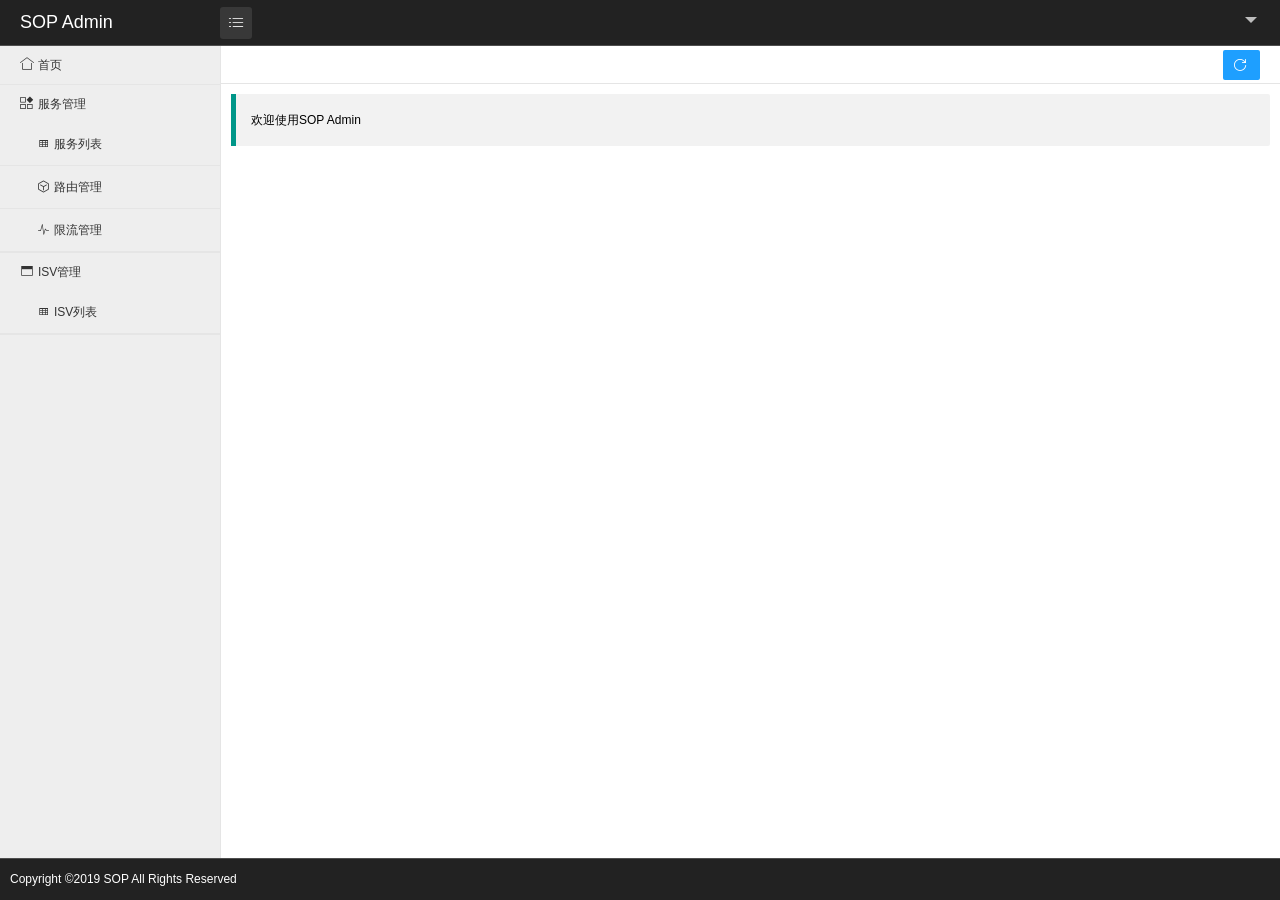
<file: sop-admin/sop-admin-front/index.html>
<!doctype html>
<html class="x-admin-sm">
<head>
    <meta charset="UTF-8">
    <title>SOP Admin</title>
    <script>
        location.href = 'pages/dashboard/dashboard.html'
    </script>
</head>
<body>
</body>
</html>
</file>
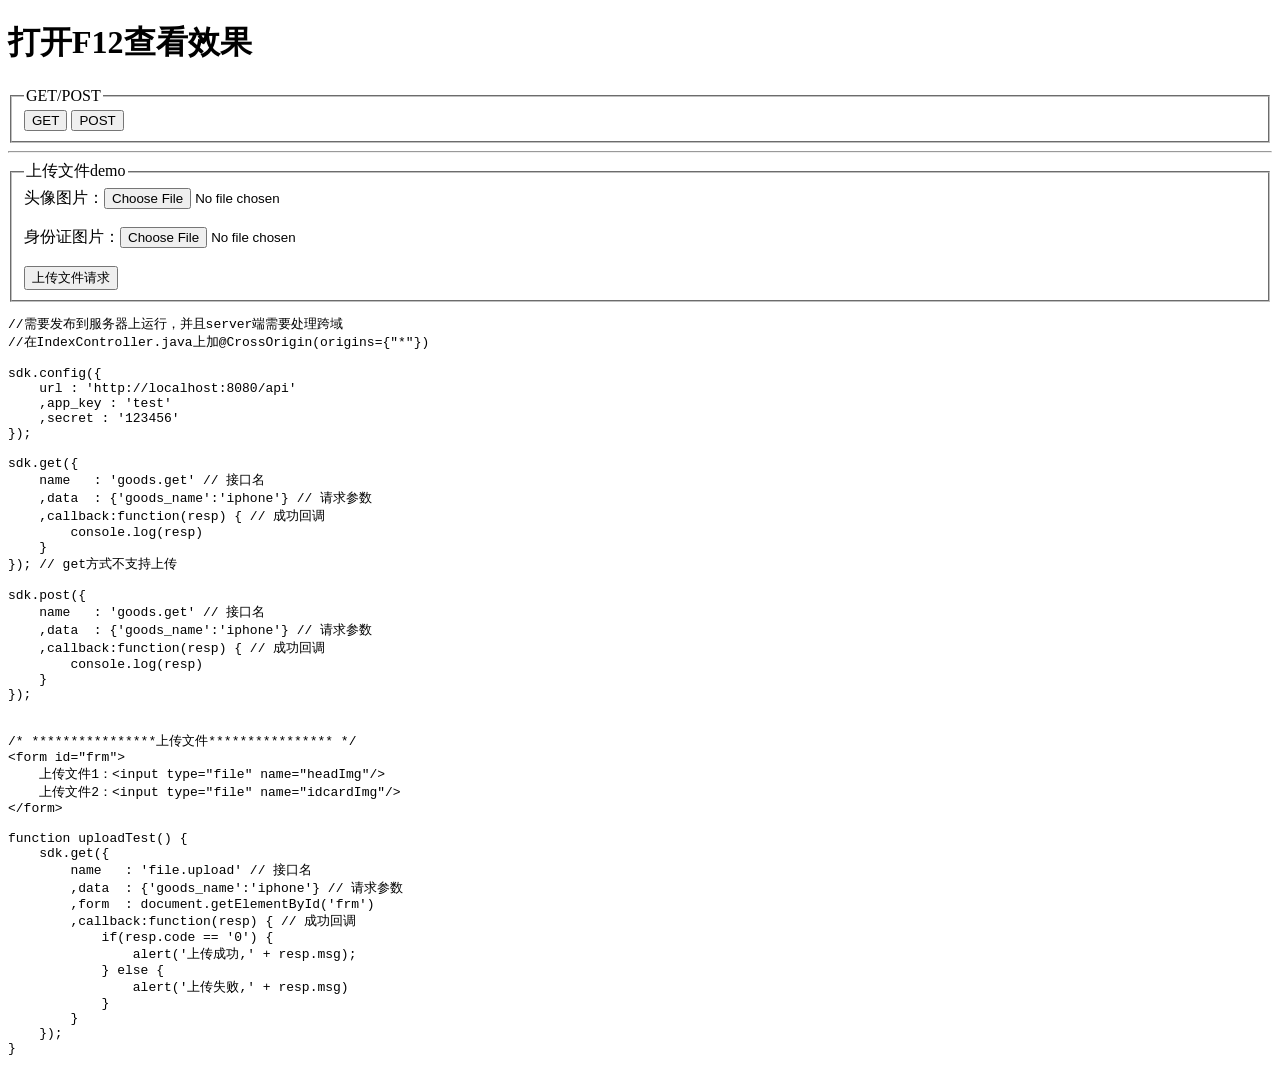
<file: sop-admin/sop-admin-front/assets/lib/easyopen/index.html>
<!DOCTYPE html>
<html>
<head>
<meta charset="UTF-8">
<title>sdk</title>
<script type="text/javascript" src="sdk.js"></script>
<script type="text/javascript">
//需要发布到服务器上运行，并且server端需要处理跨域
//在IndexController.java上加@CrossOrigin(origins={"*"})

// 初始化配置，执行一次即可
sdk.config({
    url : 'http://localhost:8080/api'
    ,app_key : 'test'
    ,secret : '123456'
});

sdk.get({
	name   : 'goods.get' // 接口名
// 	,version:'1.0'
// 	,access_token:''
	,data  : {'goods_name':'iphone'} // 请求参数
	,callback:function(resp) { // 成功回调
		console.log(resp)
	}
});
</script>
</head>
<body>

<h1>打开F12查看效果</h1>

<fieldset>
    <legend>GET/POST</legend>
    <button onclick="getTest()">GET</button>
    <button onclick="postTest()">POST</button>
</fieldset>
<hr>
<fieldset>
    <legend>上传文件demo</legend>
    <form id="frm">
	    头像图片：<input type="file" name="headImg"/> <br><br>
	    身份证图片：<input type="file" name="idcardImg"/>
	</form>
    <br>
    <button onclick="uploadTest()">上传文件请求</button>
</fieldset>



<pre>
//需要发布到服务器上运行，并且server端需要处理跨域
//在IndexController.java上加@CrossOrigin(origins={"*"})

sdk.config({
    url : 'http://localhost:8080/api'
    ,app_key : 'test'
    ,secret : '123456'
});

sdk.get({
    name   : 'goods.get' // 接口名
    ,data  : {'goods_name':'iphone'} // 请求参数
    ,callback:function(resp) { // 成功回调
        console.log(resp)
    }
}); // get方式不支持上传

sdk.post({
    name   : 'goods.get' // 接口名
    ,data  : {'goods_name':'iphone'} // 请求参数
    ,callback:function(resp) { // 成功回调
        console.log(resp)
    }
});


/* ****************上传文件**************** */
&lt;form id=&quot;frm&quot;&gt;
    上传文件1：&lt;input type=&quot;file&quot; name=&quot;headImg&quot;/&gt;
    上传文件2：&lt;input type=&quot;file&quot; name=&quot;idcardImg&quot;/&gt;
&lt;/form&gt;

function uploadTest() {
    sdk.get({
        name   : 'file.upload' // 接口名
        ,data  : {'goods_name':'iphone'} // 请求参数
        ,form  : document.getElementById('frm')
        ,callback:function(resp) { // 成功回调
            if(resp.code == '0') {
                alert('上传成功,' + resp.msg);
            } else {
                alert('上传失败,' + resp.msg)
            }
        }
    });
}

</pre>

<script type="text/javascript">
function uploadTest() {
	sdk.post({
	    name   : 'file.upload' // 接口名
	    ,data  : {'goods_name':'iphone'} // 请求参数
	    ,form  : document.getElementById('frm')
	    ,callback:function(resp) { // 成功回调
	        if(resp.code == '0') {
	        	alert('上传成功,' + resp.data);
	        } else {
	        	alert('上传失败,' + resp.msg)
	        }
	    }
	});
}
function getTest() {
	sdk.get({
        name   : 'goods.get' // 接口名
        ,data  : {'goods_name':'iphone'} // 请求参数
        ,callback:function(resp) { // 成功回调
            console.log(resp);
        }
    });
}
function postTest() {
	sdk.post({
	    name   : 'goods.get' // 接口名
	    ,data  : {'goods_name':'iphone'} // 请求参数
	    ,callback:function(resp) { // 成功回调
	        console.log(resp);
	    }
	});
}
</script>
</body>
</html>
</file>
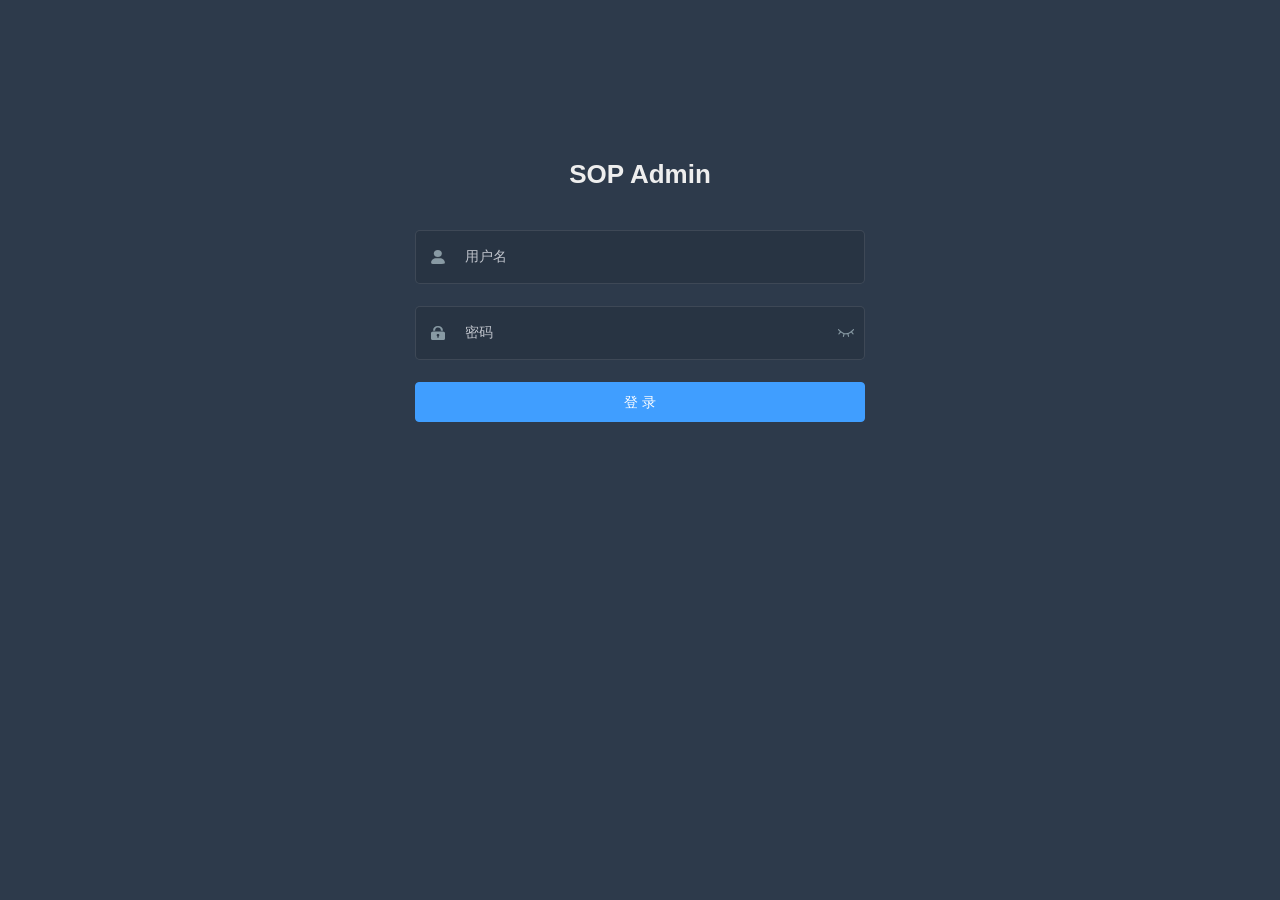
<file: sop-admin/sop-admin-server/src/main/resources/public/index.html>
<!DOCTYPE html><html><head><meta charset=utf-8><meta http-equiv=X-UA-Compatible content="IE=edge,chrome=1"><meta name=viewport content="width=device-width,initial-scale=1,maximum-scale=1,user-scalable=no"><link rel=icon href=favicon.ico><title>THWB SOP </title><link href=static/css/chunk-elementUI.81cf475c.css rel=stylesheet><link href=static/css/chunk-libs.3dfb7769.css rel=stylesheet><link href=static/css/app.4f0872ef.css rel=stylesheet></head><body><noscript><strong>We're sorry but SOP Admin doesn't work properly without JavaScript enabled. Please enable it to continue.</strong></noscript><div id=app></div><script>(function(e){function n(n){for(var r,c,a=n[0],f=n[1],i=n[2],l=0,d=[];l<a.length;l++)c=a[l],u[c]&&d.push(u[c][0]),u[c]=0;for(r in f)Object.prototype.hasOwnProperty.call(f,r)&&(e[r]=f[r]);h&&h(n);while(d.length)d.shift()();return o.push.apply(o,i||[]),t()}function t(){for(var e,n=0;n<o.length;n++){for(var t=o[n],r=!0,c=1;c<t.length;c++){var a=t[c];0!==u[a]&&(r=!1)}r&&(o.splice(n--,1),e=f(f.s=t[0]))}return e}var r={},c={runtime:0},u={runtime:0},o=[];function a(e){return f.p+"static/js/"+({}[e]||e)+"."+{"chunk-238a81e9":"5955f13d","chunk-25908fca":"ca176fa6","chunk-29e7142c":"994a3ac0","chunk-2d2085ef":"7c741493","chunk-2d208c3a":"93f165b2","chunk-2d221c34":"8f017357","chunk-34c76be7":"98e1e7e5","chunk-37401378":"4e39ec9b","chunk-6f78c9fe":"f1ed64fa","chunk-73b2dcec":"14f248eb","chunk-9b31c83a":"2758df30"}[e]+".js"}function f(n){if(r[n])return r[n].exports;var t=r[n]={i:n,l:!1,exports:{}};return e[n].call(t.exports,t,t.exports,f),t.l=!0,t.exports}f.e=function(e){var n=[],t={"chunk-238a81e9":1,"chunk-25908fca":1,"chunk-29e7142c":1,"chunk-34c76be7":1,"chunk-37401378":1,"chunk-73b2dcec":1,"chunk-9b31c83a":1};c[e]?n.push(c[e]):0!==c[e]&&t[e]&&n.push(c[e]=new Promise(function(n,t){for(var r="static/css/"+({}[e]||e)+"."+{"chunk-238a81e9":"e8e2beee","chunk-25908fca":"89ab33e8","chunk-29e7142c":"d10599db","chunk-2d2085ef":"31d6cfe0","chunk-2d208c3a":"31d6cfe0","chunk-2d221c34":"31d6cfe0","chunk-34c76be7":"f531fb07","chunk-37401378":"a43114f3","chunk-6f78c9fe":"31d6cfe0","chunk-73b2dcec":"99cf6327","chunk-9b31c83a":"3b12267b"}[e]+".css",u=f.p+r,o=document.getElementsByTagName("link"),a=0;a<o.length;a++){var i=o[a],l=i.getAttribute("data-href")||i.getAttribute("href");if("stylesheet"===i.rel&&(l===r||l===u))return n()}var d=document.getElementsByTagName("style");for(a=0;a<d.length;a++){i=d[a],l=i.getAttribute("data-href");if(l===r||l===u)return n()}var h=document.createElement("link");h.rel="stylesheet",h.type="text/css",h.onload=n,h.onerror=function(n){var r=n&&n.target&&n.target.src||u,o=new Error("Loading CSS chunk "+e+" failed.\n("+r+")");o.code="CSS_CHUNK_LOAD_FAILED",o.request=r,delete c[e],h.parentNode.removeChild(h),t(o)},h.href=u;var s=document.getElementsByTagName("head")[0];s.appendChild(h)}).then(function(){c[e]=0}));var r=u[e];if(0!==r)if(r)n.push(r[2]);else{var o=new Promise(function(n,t){r=u[e]=[n,t]});n.push(r[2]=o);var i,l=document.createElement("script");l.charset="utf-8",l.timeout=120,f.nc&&l.setAttribute("nonce",f.nc),l.src=a(e),i=function(n){l.onerror=l.onload=null,clearTimeout(d);var t=u[e];if(0!==t){if(t){var r=n&&("load"===n.type?"missing":n.type),c=n&&n.target&&n.target.src,o=new Error("Loading chunk "+e+" failed.\n("+r+": "+c+")");o.type=r,o.request=c,t[1](o)}u[e]=void 0}};var d=setTimeout(function(){i({type:"timeout",target:l})},12e4);l.onerror=l.onload=i,document.head.appendChild(l)}return Promise.all(n)},f.m=e,f.c=r,f.d=function(e,n,t){f.o(e,n)||Object.defineProperty(e,n,{enumerable:!0,get:t})},f.r=function(e){"undefined"!==typeof Symbol&&Symbol.toStringTag&&Object.defineProperty(e,Symbol.toStringTag,{value:"Module"}),Object.defineProperty(e,"__esModule",{value:!0})},f.t=function(e,n){if(1&n&&(e=f(e)),8&n)return e;if(4&n&&"object"===typeof e&&e&&e.__esModule)return e;var t=Object.create(null);if(f.r(t),Object.defineProperty(t,"default",{enumerable:!0,value:e}),2&n&&"string"!=typeof e)for(var r in e)f.d(t,r,function(n){return e[n]}.bind(null,r));return t},f.n=function(e){var n=e&&e.__esModule?function(){return e["default"]}:function(){return e};return f.d(n,"a",n),n},f.o=function(e,n){return Object.prototype.hasOwnProperty.call(e,n)},f.p="",f.oe=function(e){throw console.error(e),e};var i=window["webpackJsonp"]=window["webpackJsonp"]||[],l=i.push.bind(i);i.push=n,i=i.slice();for(var d=0;d<i.length;d++)n(i[d]);var h=l;t()})([]);</script><script src=static/js/chunk-elementUI.8ebdfbab.js></script><script src=static/js/chunk-libs.9cf9cc40.js></script><script src=static/js/app.4a507d5e.js></script></body></html>
</file>
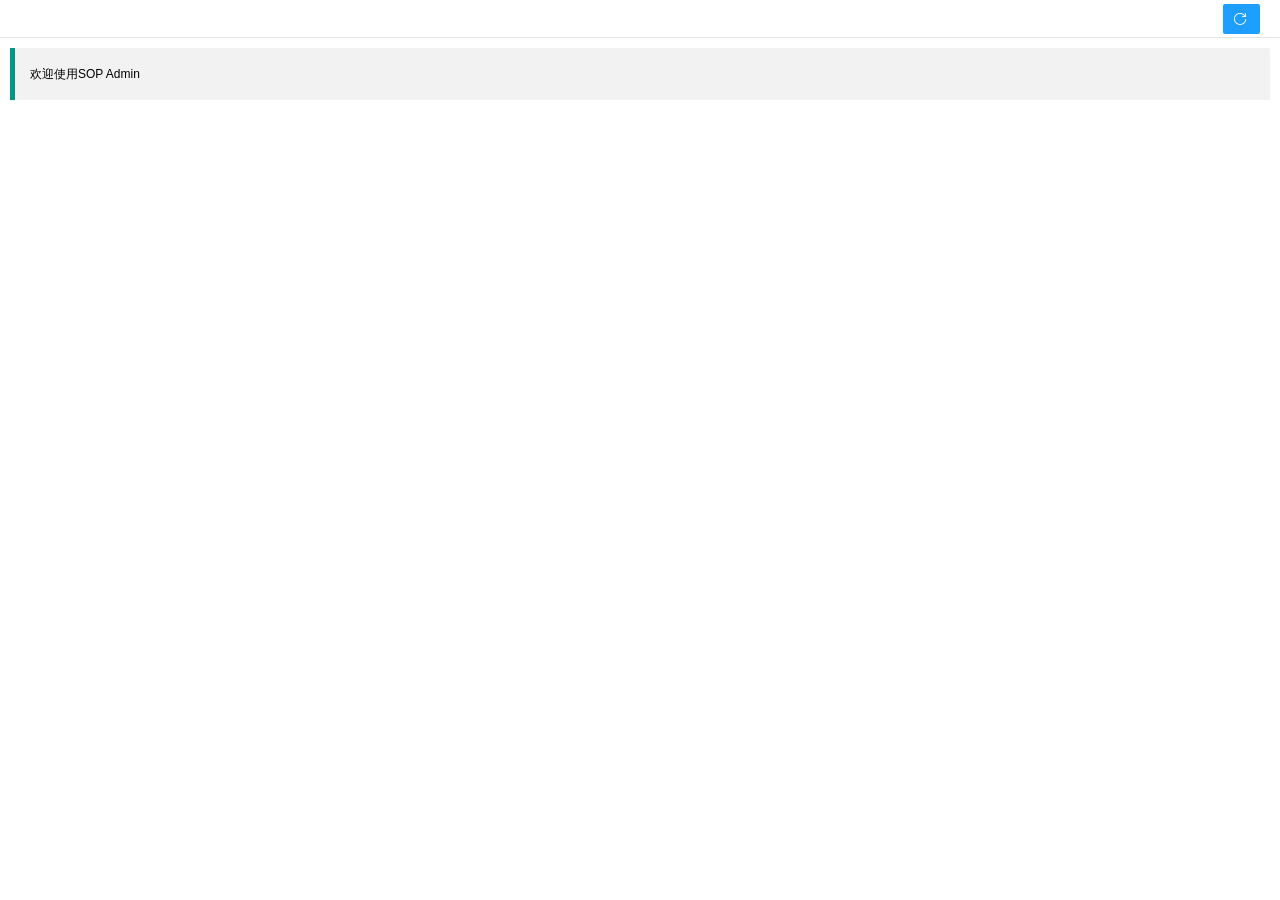
<file: sop-admin/sop-admin-front/pages/dashboard/welcome.html>
<!DOCTYPE html>
<html class="x-admin-sm">
<head>
    <meta charset="UTF-8">
    <title>SOP Admin</title>
    <meta name="renderer" content="webkit">
    <meta http-equiv="X-UA-Compatible" content="IE=edge,chrome=1">
    <meta name="viewport"
          content="width=device-width,user-scalable=yes, minimum-scale=0.4, initial-scale=0.8"/>
    <link rel="stylesheet" href="../../assets/css/font.css">
    <link rel="stylesheet" href="../../assets/css/xadmin.css">

</head>
<body>
<div class="x-nav">
    <span class="layui-breadcrumb">
        <a><cite>首页</cite></a>
    </span>
    <a class="layui-btn layui-btn-small layui-btn-normal" style="line-height:1.6em;margin-top:4px;float:right"
       href="javascript:location.replace(location.href);" title="刷新">
        <i class="layui-icon layui-icon-refresh" style="line-height:30px"></i></a>
</div>
<div class="x-body">
    <blockquote class="layui-elem-quote">
        欢迎使用SOP Admin
    </blockquote>
</div>

<script type="text/javascript" src="../../assets/lib/layui/layui.js" charset="utf-8"></script>
<script>

</script>
</body>
</html>
</file>
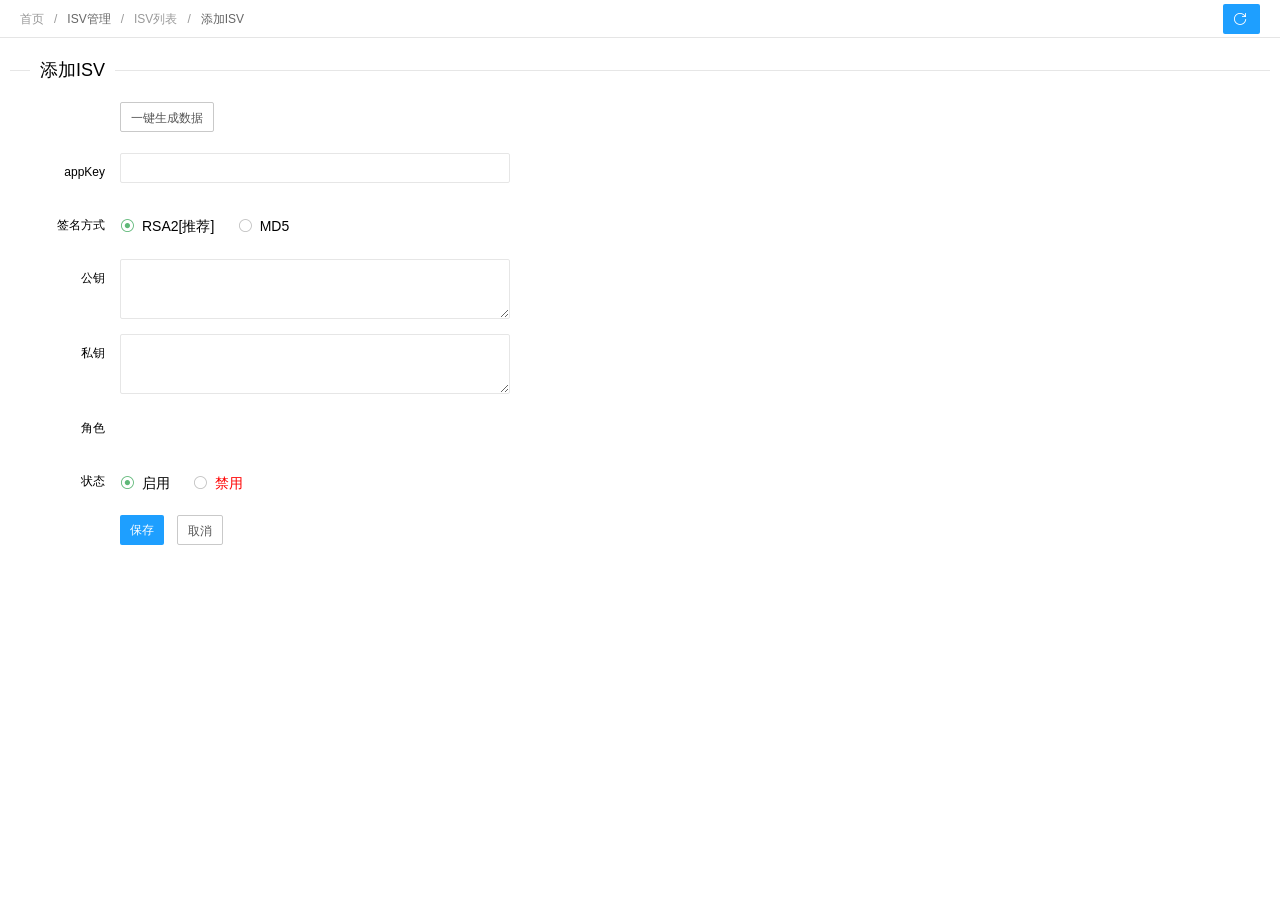
<file: sop-admin/sop-admin-front/pages/isv/isvAdd.html>
<!DOCTYPE html>
<html class="x-admin-sm">
<head>
    <meta charset="UTF-8">
    <title>SOP Admin</title>
    <meta name="renderer" content="webkit">
    <meta http-equiv="X-UA-Compatible" content="IE=edge,chrome=1">
    <meta name="viewport"
          content="width=device-width,user-scalable=yes, minimum-scale=0.4, initial-scale=0.8"/>
    <link rel="stylesheet" href="../../assets/css/font.css">
    <link rel="stylesheet" href="../../assets/css/xadmin.css">
    <style>
        .layui-form textarea{min-height: 60px;}
    </style>
</head>
<body>
<div class="x-nav">
      <span class="layui-breadcrumb">
          <a href="../dashboard/welcome.html">首页</a>
          <a><cite>ISV管理</cite></a>
          <a href="isvList.html">ISV列表</a>
          <a><cite>添加ISV</cite></a>
      </span>
    <a class="layui-btn layui-btn-small layui-btn-normal" style="line-height:1.6em;margin-top:4px;float:right"
       href="javascript:location.replace(location.href);" title="刷新">
        <i class="layui-icon layui-icon-refresh" style="line-height:30px"></i></a>
</div>
<div class="x-body">
    <fieldset class="layui-elem-field layui-field-title">
        <legend>添加ISV</legend>
    </fieldset>
    <form id="addForm" style="width: 500px" class="layui-form" action="">
        <div class="layui-form-item">
            <label class="layui-form-label"></label>
            <div class="layui-input-block">
                <button id="createFormDataBtn" class="layui-btn layui-btn-primary">一键生成数据</button>
            </div>
        </div>
        <div class="layui-form-item">
            <label class="layui-form-label">appKey</label>
            <div class="layui-input-block">
                <input type="text" name="appKey" lay-verify="required" class="layui-input"/>
            </div>
        </div>
        <div class="layui-form-item">
            <label class="layui-form-label">签名方式</label>
            <div class="layui-input-block">
                <input type="radio" name="signType" value="1" checked="checked" lay-filter="signTypeFilter" title="RSA2[推荐]">
                <input type="radio" name="signType" value="2" lay-filter="signTypeFilter" title="MD5">
            </div>
        </div>
        <div class="layui-form-item sign-type-md5" style="display: none;">
            <label class="layui-form-label">secret</label>
            <div class="layui-input-block">
                <input type="text" name="secret" class="layui-input"/>
            </div>
        </div>
        <div class="layui-form-item sign-type-rsa2">
            <label class="layui-form-label">公钥</label>
            <div class="layui-input-block">
                <textarea name="pubKey" class="layui-textarea"></textarea>
            </div>
        </div>
        <div class="layui-form-item sign-type-rsa2">
            <label class="layui-form-label">私钥</label>
            <div class="layui-input-block">
                <textarea name="priKey" class="layui-textarea"></textarea>
            </div>
        </div>
        <div class="layui-form-item">
            <label class="layui-form-label">角色</label>
            <div id="roleArea" class="layui-input-block">
            </div>
        </div>
        <div class="layui-form-item">
            <label class="layui-form-label">状态</label>
            <div class="layui-input-block">
                <input type="radio" name="status" value="1" checked="checked" title="启用">
                <input type="radio" name="status" value="2" title="<span class='x-red'>禁用</span>">
            </div>
        </div>
        <div class="layui-form-item">
            <div class="layui-input-block">
                <button class="layui-btn layui-btn-normal" lay-submit="" lay-filter="addFormSubmitFilter">保存</button>
                <button type="button" class="layui-btn layui-btn-primary" onclick="location.href='isvList.html'">取消</button>
            </div>
        </div>
    </form>
</div>
<script type="text/javascript" src="../../assets/js/lib.js"></script>
<script type="text/javascript" src="isvAdd.js"></script>
<script>

</script>
</body>
</html>
</file>
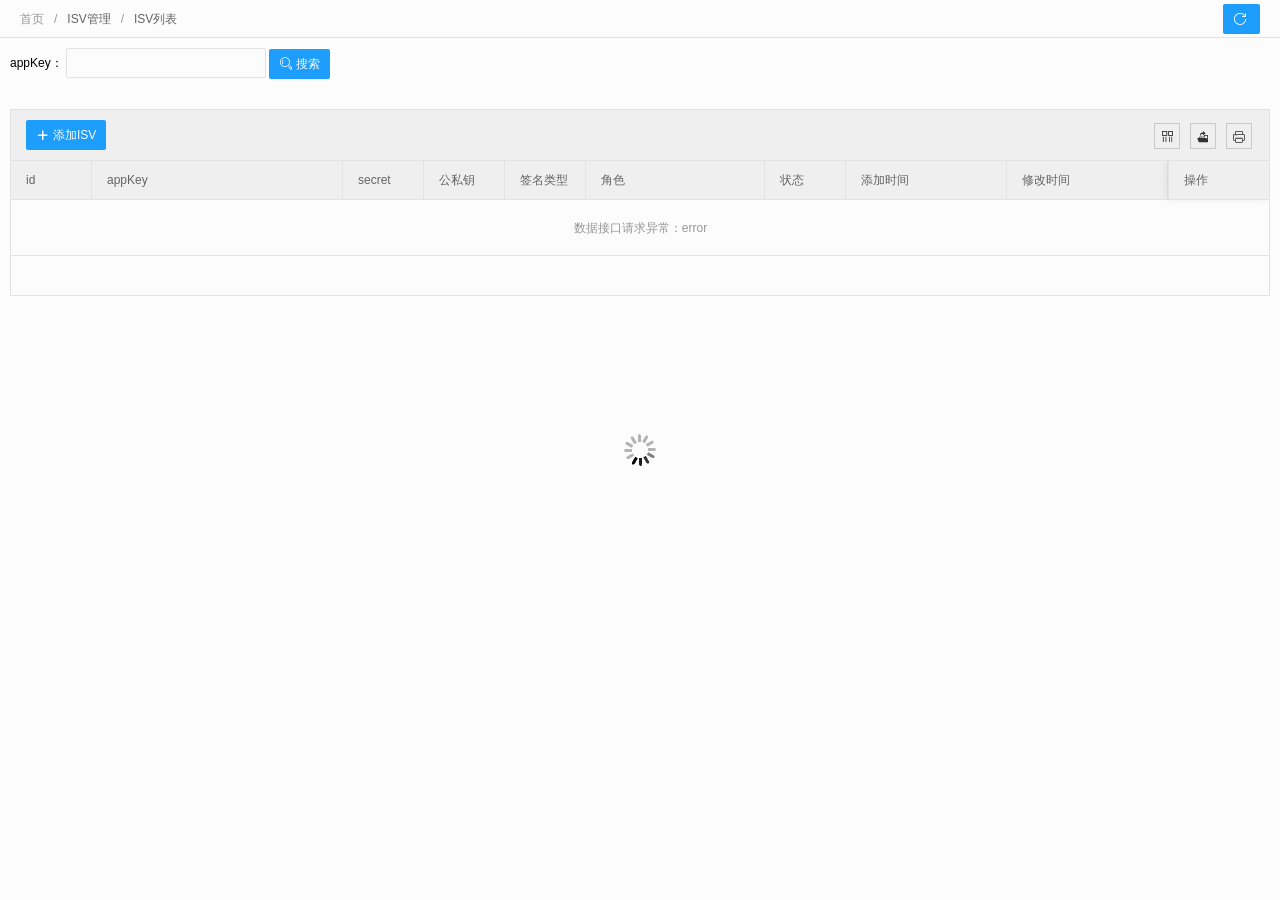
<file: sop-admin/sop-admin-front/pages/isv/isvList.html>
<!DOCTYPE html>
<html class="x-admin-sm">
<head>
    <meta charset="UTF-8">
    <title>SOP Admin</title>
    <meta name="renderer" content="webkit">
    <meta http-equiv="X-UA-Compatible" content="IE=edge,chrome=1">
    <meta name="viewport"
          content="width=device-width,user-scalable=yes, minimum-scale=0.4, initial-scale=0.8"/>
    <link rel="stylesheet" href="../../assets/css/font.css">
    <link rel="stylesheet" href="../../assets/css/xadmin.css">
</head>
<body>
<div class="x-nav">
      <span class="layui-breadcrumb">
          <a href="../dashboard/welcome.html">首页</a>
          <a><cite>ISV管理</cite></a>
          <a><cite>ISV列表</cite></a>
      </span>
    <a class="layui-btn layui-btn-small layui-btn-normal" style="line-height:1.6em;margin-top:4px;float:right"
       href="javascript:location.replace(location.href);" title="刷新">
        <i class="layui-icon layui-icon-refresh" style="line-height:30px"></i></a>
</div>
<div class="x-body">
    <div class="layui-row">
        <form class="layui-form layui-col-md12 x-so" action="" lay-filter="searchFrm">
            appKey：
            <input name="appKey" class="layui-input" style="width: 200px;" placeholder="">
            <button class="layui-btn layui-btn-normal" lay-submit="" lay-filter="searchFilter">
                <i class="layui-icon layui-icon-search"></i>搜索
            </button>
        </form>
    </div>

    <script type="text/html" id="toolbar">
        <div class="layui-btn-container">
            <button class="layui-btn layui-btn-ms layui-btn-normal" lay-event="add">
                <i class="layui-icon layui-icon-add-1"></i>添加ISV
            </button>
        </div>
    </script>
    <table class="layui-hide" id="isvTable" lay-filter="isvTableFilter"></table>

</div>
<script type="text/javascript" src="../../assets/js/lib.js"></script>
<script type="text/javascript" src="isvList.js"></script>
<script>

</script>
</body>
</html>
</file>
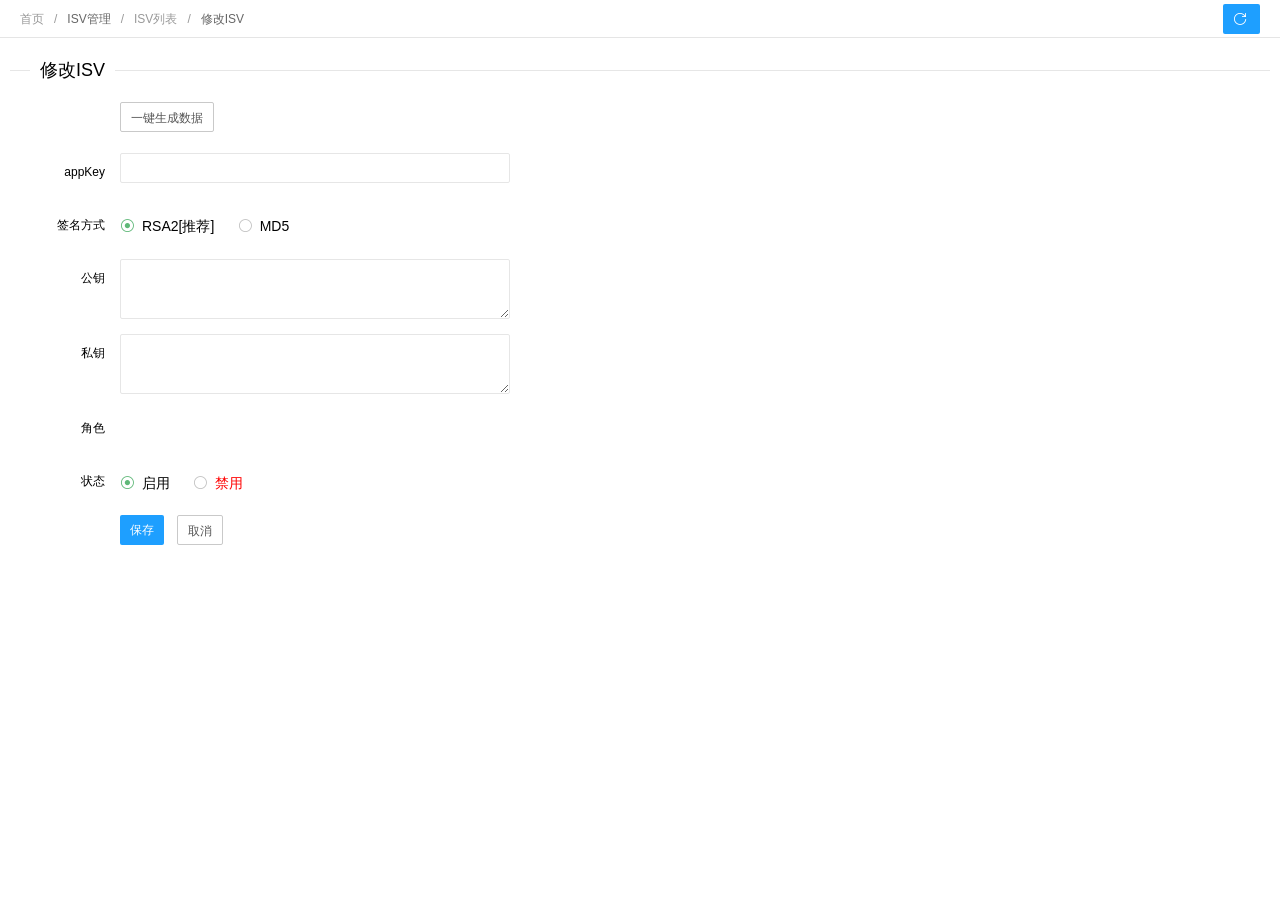
<file: sop-admin/sop-admin-front/pages/isv/isvUpdate.html>
<!DOCTYPE html>
<html class="x-admin-sm">
<head>
    <meta charset="UTF-8">
    <title>SOP Admin</title>
    <meta name="renderer" content="webkit">
    <meta http-equiv="X-UA-Compatible" content="IE=edge,chrome=1">
    <meta name="viewport"
          content="width=device-width,user-scalable=yes, minimum-scale=0.4, initial-scale=0.8"/>
    <link rel="stylesheet" href="../../assets/css/font.css">
    <link rel="stylesheet" href="../../assets/css/xadmin.css">
    <style>
        .layui-form textarea{min-height: 60px;}
    </style>
</head>
<body>
<div class="x-nav">
      <span class="layui-breadcrumb">
          <a href="../dashboard/welcome.html">首页</a>
          <a><cite>ISV管理</cite></a>
          <a href="isvList.html">ISV列表</a>
          <a><cite>修改ISV</cite></a>
      </span>
    <a class="layui-btn layui-btn-small layui-btn-normal" style="line-height:1.6em;margin-top:4px;float:right"
       href="javascript:location.replace(location.href);" title="刷新">
        <i class="layui-icon layui-icon-refresh" style="line-height:30px"></i></a>
</div>
<div class="x-body">
    <fieldset class="layui-elem-field layui-field-title">
        <legend>修改ISV</legend>
    </fieldset>
    <form id="updateForm" style="width: 500px" class="layui-form" action="">
        <input name="id" type="hidden">
        <div class="layui-form-item">
            <label class="layui-form-label"></label>
            <div class="layui-input-block">
                <button id="createFormDataBtn" class="layui-btn layui-btn-primary">一键生成数据</button>
            </div>
        </div>
        <div class="layui-form-item">
            <label class="layui-form-label">appKey</label>
            <div class="layui-input-block">
                <input type="text" name="appKey" lay-verify="required" class="layui-input" readonly="readonly"/>
            </div>
        </div>
        <div class="layui-form-item">
            <label class="layui-form-label">签名方式</label>
            <div class="layui-input-block">
                <input type="radio" name="signType" value="1" checked="checked" lay-filter="signTypeFilter" title="RSA2[推荐]">
                <input type="radio" name="signType" value="2" lay-filter="signTypeFilter" title="MD5">
            </div>
        </div>
        <div class="layui-form-item sign-type-md5" style="display: none;">
            <label class="layui-form-label">secret</label>
            <div class="layui-input-block">
                <input type="text" name="secret" class="layui-input"/>
            </div>
        </div>
        <div class="layui-form-item sign-type-rsa2">
            <label class="layui-form-label">公钥</label>
            <div class="layui-input-block">
                <textarea name="pubKey" class="layui-textarea"></textarea>
            </div>
        </div>
        <div class="layui-form-item sign-type-rsa2">
            <label class="layui-form-label">私钥</label>
            <div class="layui-input-block">
                <textarea name="priKey" class="layui-textarea"></textarea>
            </div>
        </div>
        <div class="layui-form-item">
            <label class="layui-form-label">角色</label>
            <div id="roleArea" class="layui-input-block">
            </div>
        </div>
        <div class="layui-form-item">
            <label class="layui-form-label">状态</label>
            <div class="layui-input-block">
                <input type="radio" name="status" value="1" checked="checked" title="启用">
                <input type="radio" name="status" value="2" title="<span class='x-red'>禁用</span>">
            </div>
        </div>
        <div class="layui-form-item">
            <div class="layui-input-block">
                <button class="layui-btn layui-btn-normal" lay-submit="" lay-filter="updateFormSubmitFilter">保存</button>
                <button type="button" class="layui-btn layui-btn-primary" onclick="location.href='isvList.html'">取消</button>
            </div>
        </div>
    </form>
</div>
<script type="text/javascript" src="../../assets/js/lib.js"></script>
<script type="text/javascript" src="isvUpdate.js"></script>
<script>

</script>
</body>
</html>
</file>
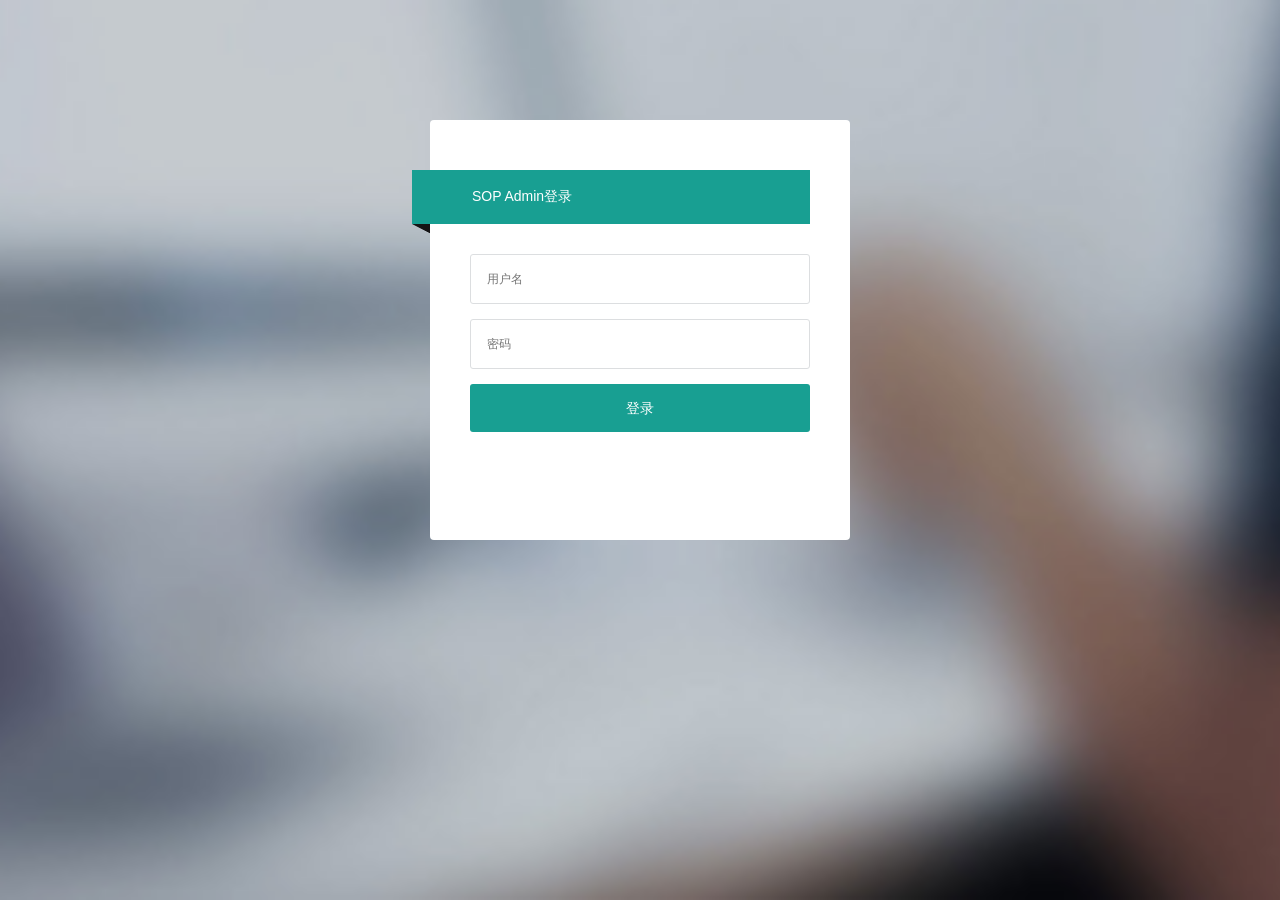
<file: sop-admin/sop-admin-front/pages/login/login.html>
<!doctype html>
<html class="x-admin-sm">
<head>
    <meta charset="UTF-8">
    <title>SOP-管理登录</title>
    <meta name="renderer" content="webkit|ie-comp|ie-stand">
    <meta http-equiv="X-UA-Compatible" content="IE=edge,chrome=1">
    <meta name="viewport"
          content="width=device-width,user-scalable=yes, minimum-scale=0.4, initial-scale=0.8,target-densitydpi=low-dpi"/>
    <meta http-equiv="Cache-Control" content="no-siteapp"/>
    <link rel="stylesheet" href="../../assets/css/font.css">
    <link rel="stylesheet" href="../../assets/css/xadmin.css">
</head>
<body class="login-bg">

<div class="login layui-anim layui-anim-up">
    <div class="message">SOP Admin登录</div>
    <div id="darkbannerwrap"></div>

    <form method="post" class="layui-form">
        <input name="username" placeholder="用户名" type="text" lay-verify="required" class="layui-input">
        <hr class="hr15">
        <input name="password" lay-verify="required" placeholder="密码" type="password" class="layui-input">
        <hr class="hr15">
        <input value="登录" lay-submit lay-filter="login" style="width:100%;" type="submit">
        <hr class="hr20">
    </form>
</div>
<script type="text/javascript" src="../../assets/js/lib.js"></script>
<script>
    lib.use('form', function () {
        var form = layui.form;
        //监听提交
        form.on('submit(login)', function (param) {
            var data = param.field;
            var pwd = data.password;
            if(!pwd) {
                alert('密码不能为空');
                return false;
            }
            pwd = hex_md5(pwd);
            ApiUtil.post('nologin.admin.login',{
                username:data.username,
                password:pwd
            },function(resp){
                ApiUtil.setAccessToken(resp.data);
                window.location = '../../index.html';
            });
            return false;
        });
    });


</script>
<!-- 底部结束 -->
</body>
</html>
</file>
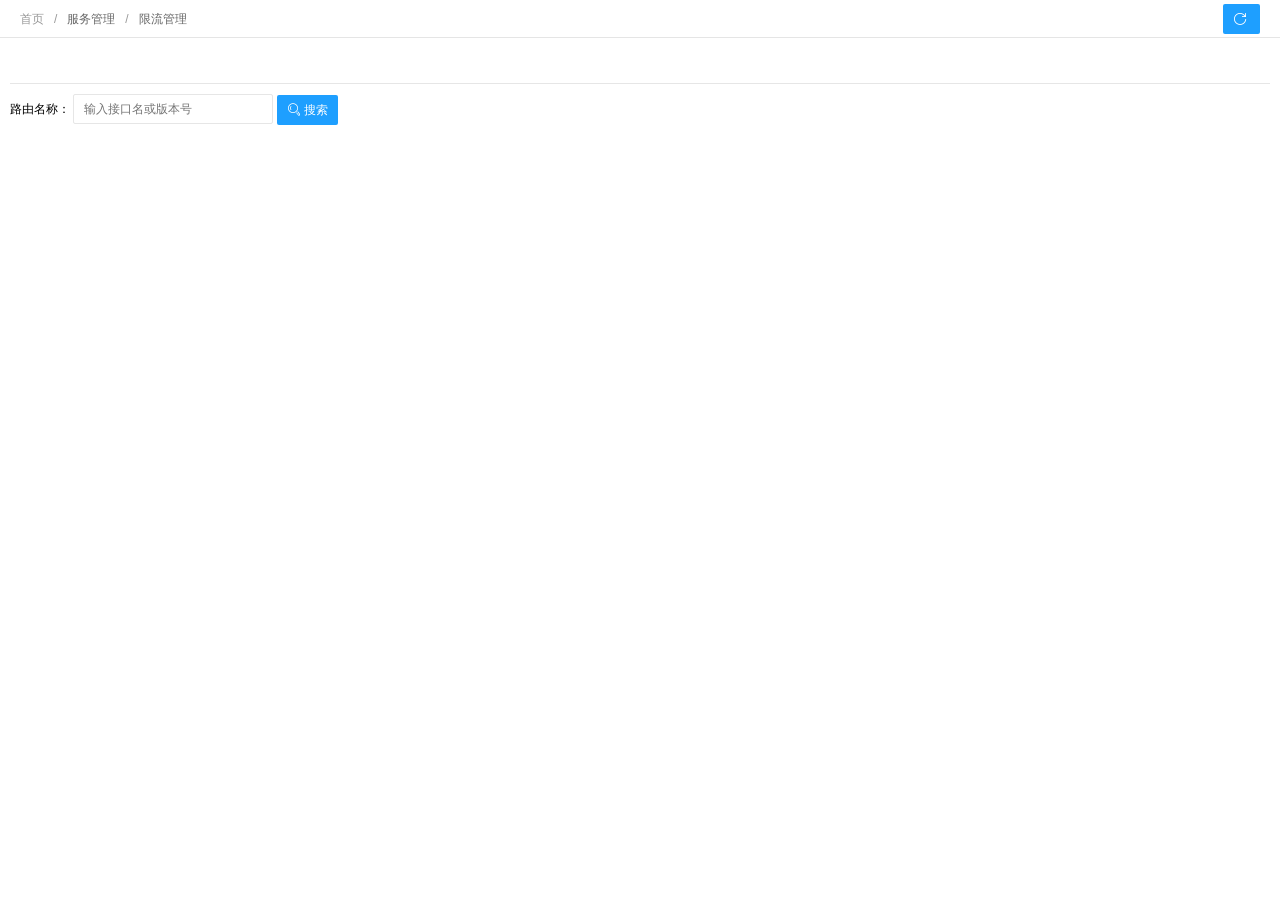
<file: sop-admin/sop-admin-front/pages/service/limitManager.html>
<!DOCTYPE html>
<html class="x-admin-sm">
<head>
    <meta charset="UTF-8">
    <title>SOP Admin</title>
    <meta name="renderer" content="webkit">
    <meta http-equiv="X-UA-Compatible" content="IE=edge,chrome=1">
    <meta name="viewport"
          content="width=device-width,user-scalable=yes, minimum-scale=0.4, initial-scale=0.8"/>
    <link rel="stylesheet" href="../../assets/css/font.css">
    <link rel="stylesheet" href="../../assets/css/xadmin.css">
    <style>
        .layui-form-label{width: 100px;}
        .layui-input-block{margin-left: 130px;}
    </style>
</head>
<body>
<div class="x-nav">
    <span class="layui-breadcrumb">
        <a href="../dashboard/welcome.html">首页</a>
        <a><cite>服务管理</cite></a>
        <a><cite>限流管理</cite></a>
    </span>
    <a class="layui-btn layui-btn-small layui-btn-normal" style="line-height:1.6em;margin-top:4px;float:right"
       href="javascript:location.replace(location.href);" title="刷新">
        <i class="layui-icon layui-icon-refresh" style="line-height:30px"></i></a>
</div>
<div class="x-body" style="padding-top:5px;">
    <div class="layui-row">
        <div class="layui-tab" lay-filter="serviceTabFilter" style="margin-top: 0;">
            <ul id="serviceTab" class="layui-tab-title">
            </ul>
        </div>
        <div class="layui-row">
            <form class="layui-form layui-col-md12 x-so" action="" lay-filter="searchFrm">
                路由名称：
                <input name="id" class="layui-input" style="width: 200px;" placeholder="输入接口名或版本号">
                <button class="layui-btn layui-btn-normal" lay-submit="" lay-filter="searchFilter">
                    <i class="layui-icon layui-icon-search"></i>搜索
                </button>
            </form>
        </div>

        <table class="layui-hide" id="limitTable" lay-filter="limitTableFilter"></table>
    </div>
</div>

<div id="updateWin" class="x-win">
    <form id="updateForm" class="layui-form" action="" lay-filter="updateWinFilter">
        <input type="hidden" name="serviceId">
        <div class="layui-form-item">
            <label class="layui-form-label">id</label>
            <div class="layui-input-block">
                <input type="text" name="routeId" readonly="readonly" class="layui-input"/>
            </div>
        </div>
        <div class="layui-form-item">
            <label class="layui-form-label">限流策略</label>
            <div class="layui-input-block">
                <input type="radio" name="limitType" value="1" title="漏桶策略" lay-filter="limitTypeFilter">
                <input type="radio" name="limitType" value="2" title="令牌桶策略" lay-filter="limitTypeFilter">
            </div>
        </div>
        <div class="layui-form-item limit-type type1">
            <label class="layui-form-label">每秒可处理请求数</label>
            <div class="layui-input-block">
                <input type="text" name="execCountPerSecond" class="layui-input"/>
            </div>
        </div>
        <div class="layui-form-item limit-type type1">
            <label class="layui-form-label">错误码</label>
            <div class="layui-input-block">
                <input type="text" name="limitCode" class="layui-input"/>
            </div>
        </div>
        <div class="layui-form-item limit-type type1">
            <label class="layui-form-label">错误信息</label>
            <div class="layui-input-block">
                <input type="text" name="limitMsg" class="layui-input"/>
            </div>
        </div>
        <div class="layui-form-item limit-type type2">
            <label class="layui-form-label">令牌桶容量</label>
            <div class="layui-input-block">
                <input type="text" name="tokenBucketCount" class="layui-input"/>
            </div>
        </div>
        <div class="layui-form-item">
            <label class="layui-form-label">开启状态</label>
            <div class="layui-input-block">
                <input type="radio" name="limitStatus" value="1" title="开启">
                <input type="radio" name="limitStatus" value="0" title="关闭" checked="checked">
            </div>
        </div>
        <div class="layui-form-item">
            <div class="layui-input-block">
                <button class="layui-btn layui-btn-normal" lay-submit="" lay-filter="updateWinSubmitFilter">保存</button>
                <button type="button" class="layui-btn layui-btn-primary" onclick="layer.closeAll()">取消</button>
            </div>
        </div>
    </form>
</div>

<script type="text/javascript" src="../../assets/js/lib.js"></script>
<script type="text/javascript" src="limitManager.js"></script>
</body>
</html>
</file>
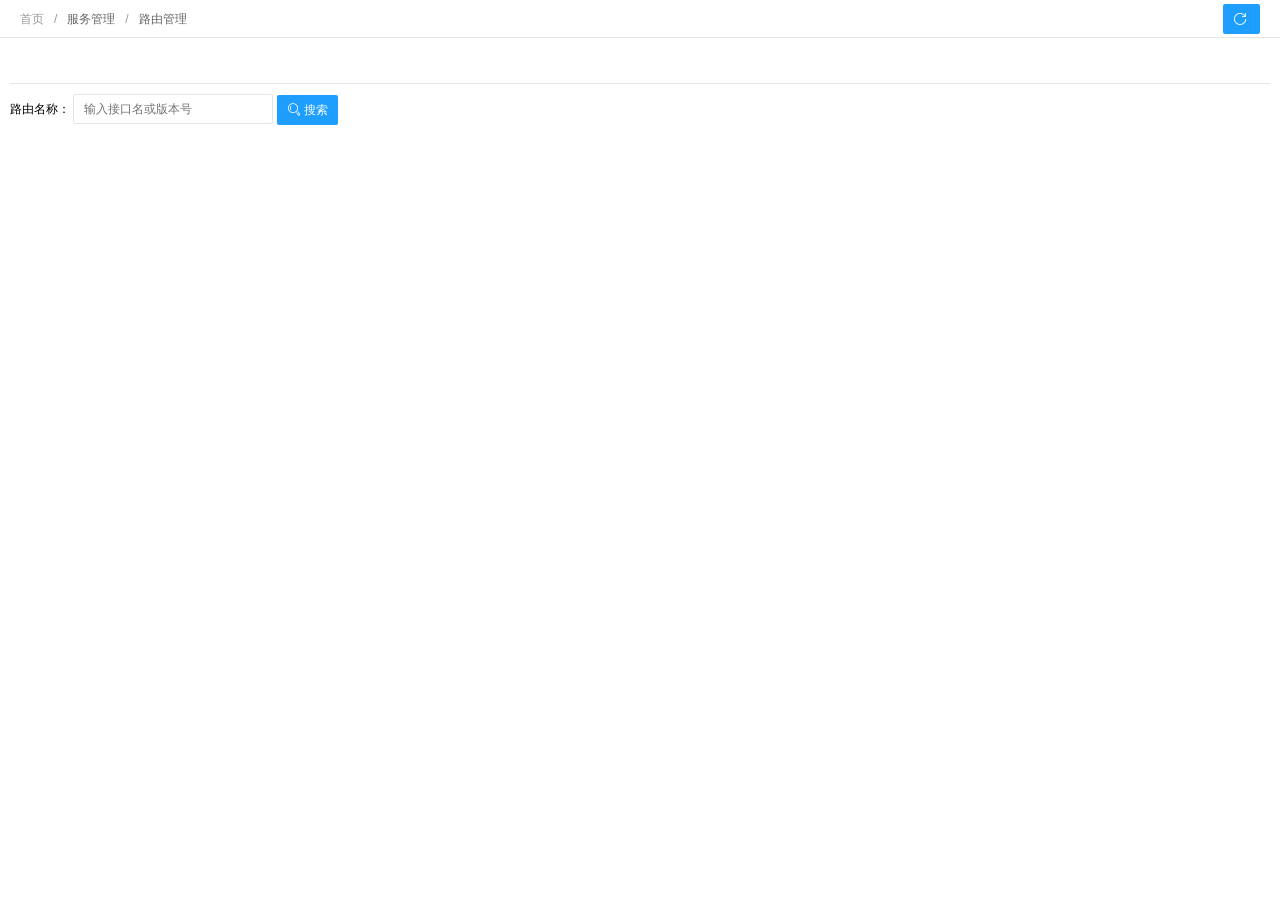
<file: sop-admin/sop-admin-front/pages/service/routeManager.html>
<!DOCTYPE html>
<html class="x-admin-sm">
<head>
    <meta charset="UTF-8">
    <title>SOP Admin</title>
    <meta name="renderer" content="webkit">
    <meta http-equiv="X-UA-Compatible" content="IE=edge,chrome=1">
    <meta name="viewport"
          content="width=device-width,user-scalable=yes, minimum-scale=0.4, initial-scale=0.8"/>
    <link rel="stylesheet" href="../../assets/css/font.css">
    <link rel="stylesheet" href="../../assets/css/xadmin.css">
</head>
<body>
<div class="x-nav">
    <span class="layui-breadcrumb">
        <a href="../dashboard/welcome.html">首页</a>
        <a><cite>服务管理</cite></a>
        <a><cite>路由管理</cite></a>
    </span>
    <a class="layui-btn layui-btn-small layui-btn-normal" style="line-height:1.6em;margin-top:4px;float:right"
       href="javascript:location.replace(location.href);" title="刷新">
        <i class="layui-icon layui-icon-refresh" style="line-height:30px"></i></a>
</div>
<div class="x-body" style="padding-top:5px;">
    <div class="layui-row">
        <div class="layui-tab" lay-filter="serviceTabFilter" style="margin-top: 0;">
            <ul id="serviceTab" class="layui-tab-title">
            </ul>
        </div>
        <div class="layui-row">
            <form class="layui-form layui-col-md12 x-so" action="" lay-filter="searchFrm">
                路由名称：
                <input name="id" class="layui-input" style="width: 200px;" placeholder="输入接口名或版本号">
                <button class="layui-btn layui-btn-normal" lay-submit="" lay-filter="searchFilter">
                    <i class="layui-icon layui-icon-search"></i>搜索
                </button>
            </form>
        </div>

        <table class="layui-hide" id="routeTable" lay-filter="routeTableFilter"></table>
        <script type="text/html" id="toolbar">
            <div class="layui-btn-container">
                <button class="layui-btn layui-btn-ms layui-btn-normal" lay-event="add">
                    <i class="layui-icon layui-icon-add-1"></i>添加路由
                </button>
            </div>
        </script>
    </div>
</div>

<div id="addWin" class="x-win">
    <form id="addForm" class="layui-form" action="" lay-filter="addWinFilter">
        <input type="hidden" name="serviceId" />
        <div class="layui-form-item">
            <label class="layui-form-label">id</label>
            <div class="layui-input-block">
                <input type="text" name="id" lay-verify="required" class="layui-input"/>
            </div>
        </div>
        <div class="layui-form-item">
            <label class="layui-form-label">uri</label>
            <div class="layui-input-block">
                <input type="text" name="uri" lay-verify="required" class="layui-input"/>
            </div>
        </div>
        <div class="layui-form-item">
            <label class="layui-form-label">path</label>
            <div class="layui-input-block">
                <input type="text" name="path" class="layui-input"/>
            </div>
        </div>
        <div class="layui-form-item">
            <label class="layui-form-label">状态</label>
            <div class="layui-input-block">
                <input type="radio" name="status" value="1" title="启用">
                <input type="radio" name="status" value="2" title="<span class='x-red'>禁用</span>">
            </div>
        </div>
        <div class="layui-form-item">
            <div class="layui-input-block">
                <button class="layui-btn layui-btn-normal" lay-submit="" lay-filter="addWinSubmitFilter">保存</button>
                <button type="button" class="layui-btn layui-btn-primary" onclick="layer.closeAll()">取消</button>
            </div>
        </div>
    </form>
</div>

<div id="updateWin" class="x-win">
    <form id="updateForm" class="layui-form" action="" lay-filter="updateWinFilter">
        <input type="hidden" name="serviceId" />
        <div class="layui-form-item">
            <label class="layui-form-label">id</label>
            <div class="layui-input-block">
                <input type="text" name="id" readonly="readonly" class="layui-input"/>
            </div>
        </div>
        <div class="layui-form-item">
            <label class="layui-form-label">uri</label>
            <div class="layui-input-block">
                <input type="text" name="uri" lay-verify="required" class="layui-input"/>
            </div>
        </div>
        <div class="layui-form-item">
            <label class="layui-form-label">path</label>
            <div class="layui-input-block">
                <input type="text" name="path" class="layui-input"/>
            </div>
        </div>
        <div class="layui-form-item">
            <label class="layui-form-label">状态</label>
            <div class="layui-input-block">
                <input type="radio" name="status" value="1" title="启用">
                <input type="radio" name="status" value="2" title="<span class='x-red'>禁用</span>">
            </div>
        </div>
        <div class="layui-form-item">
            <div class="layui-input-block">
                <button class="layui-btn layui-btn-normal" lay-submit="" lay-filter="updateWinSubmitFilter">保存</button>
                <button type="button" class="layui-btn layui-btn-primary" onclick="layer.closeAll()">取消</button>
            </div>
        </div>
    </form>
</div>

<div id="authWin" class="x-win">
    <form id="authForm" style="width: 400px" class="layui-form" action="">
        <div class="layui-form-item">
            <label class="layui-form-label">id</label>
            <div class="layui-input-block">
                <input type="text" name="routeId" class="layui-input" readonly="readonly"/>
            </div>
        </div>
        <div class="layui-form-item">
            <label class="layui-form-label">角色</label>
            <div id="roleArea" class="layui-input-block">
            </div>
        </div>
        <div class="layui-form-item">
            <div class="layui-input-block">
                <button class="layui-btn layui-btn-normal" lay-submit="" lay-filter="authFormSubmitFilter">保存</button>
                <button type="button" class="layui-btn layui-btn-primary" onclick="layer.closeAll()">取消</button>
            </div>
        </div>
    </form>
</div>

<script type="text/javascript" src="../../assets/js/lib.js"></script>
<script type="text/javascript" src="routeManager.js"></script>
</body>
</html>
</file>
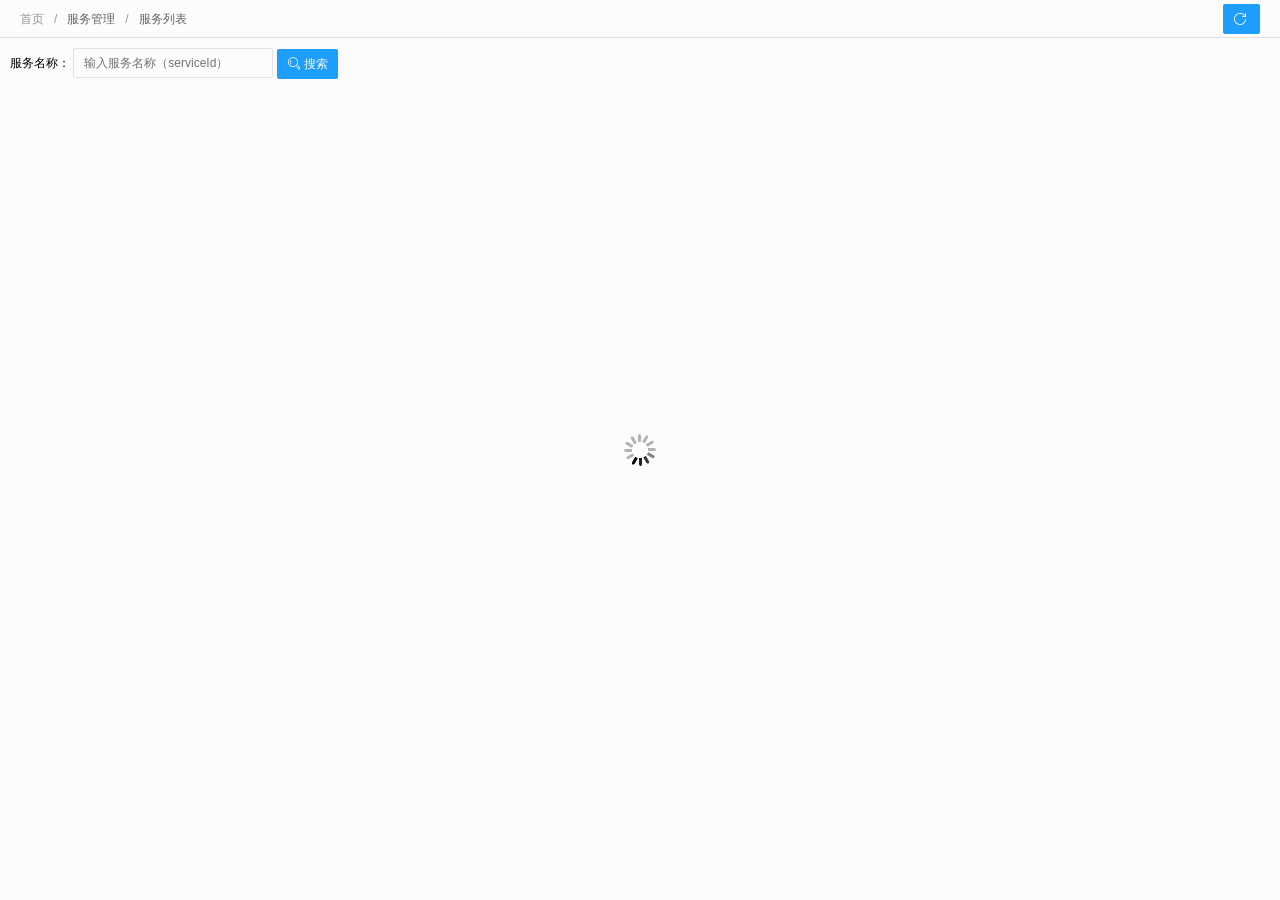
<file: sop-admin/sop-admin-front/pages/service/serviceList.html>
<!DOCTYPE html>
<html class="x-admin-sm">
<head>
    <meta charset="UTF-8">
    <title>SOP Admin</title>
    <meta name="renderer" content="webkit">
    <meta http-equiv="X-UA-Compatible" content="IE=edge,chrome=1">
    <meta name="viewport"
          content="width=device-width,user-scalable=yes, minimum-scale=0.4, initial-scale=0.8"/>
    <link rel="stylesheet" href="../../assets/css/font.css">
    <link rel="stylesheet" href="../../assets/css/xadmin.css">
</head>
<body>
<div class="x-nav">
      <span class="layui-breadcrumb">
          <a href="../dashboard/welcome.html">首页</a>
          <a><cite>服务管理</cite></a>
          <a><cite>服务列表</cite></a>
      </span>
    <a class="layui-btn layui-btn-small layui-btn-normal" style="line-height:1.6em;margin-top:4px;float:right"
       href="javascript:location.replace(location.href);" title="刷新">
        <i class="layui-icon layui-icon-refresh" style="line-height:30px"></i></a>
</div>
<div class="x-body">
    <div class="layui-row">
        <form class="layui-form layui-col-md12 x-so" action="" lay-filter="searchFrm">
            服务名称：
            <input name="serviceId" class="layui-input" style="width: 200px;" placeholder="输入服务名称（serviceId）">
            <button class="layui-btn layui-btn-normal" lay-submit="" lay-filter="searchFilter">
                <i class="layui-icon layui-icon-search"></i>搜索
            </button>
        </form>
    </div>

    <table class="layui-hide" id="treeTable" lay-filter="treeTableFilter"></table>

</div>
<script type="text/javascript" src="../../assets/js/lib.js"></script>
<script type="text/javascript" src="serviceList.js"></script>
<script>

</script>
</body>
</html>
</file>
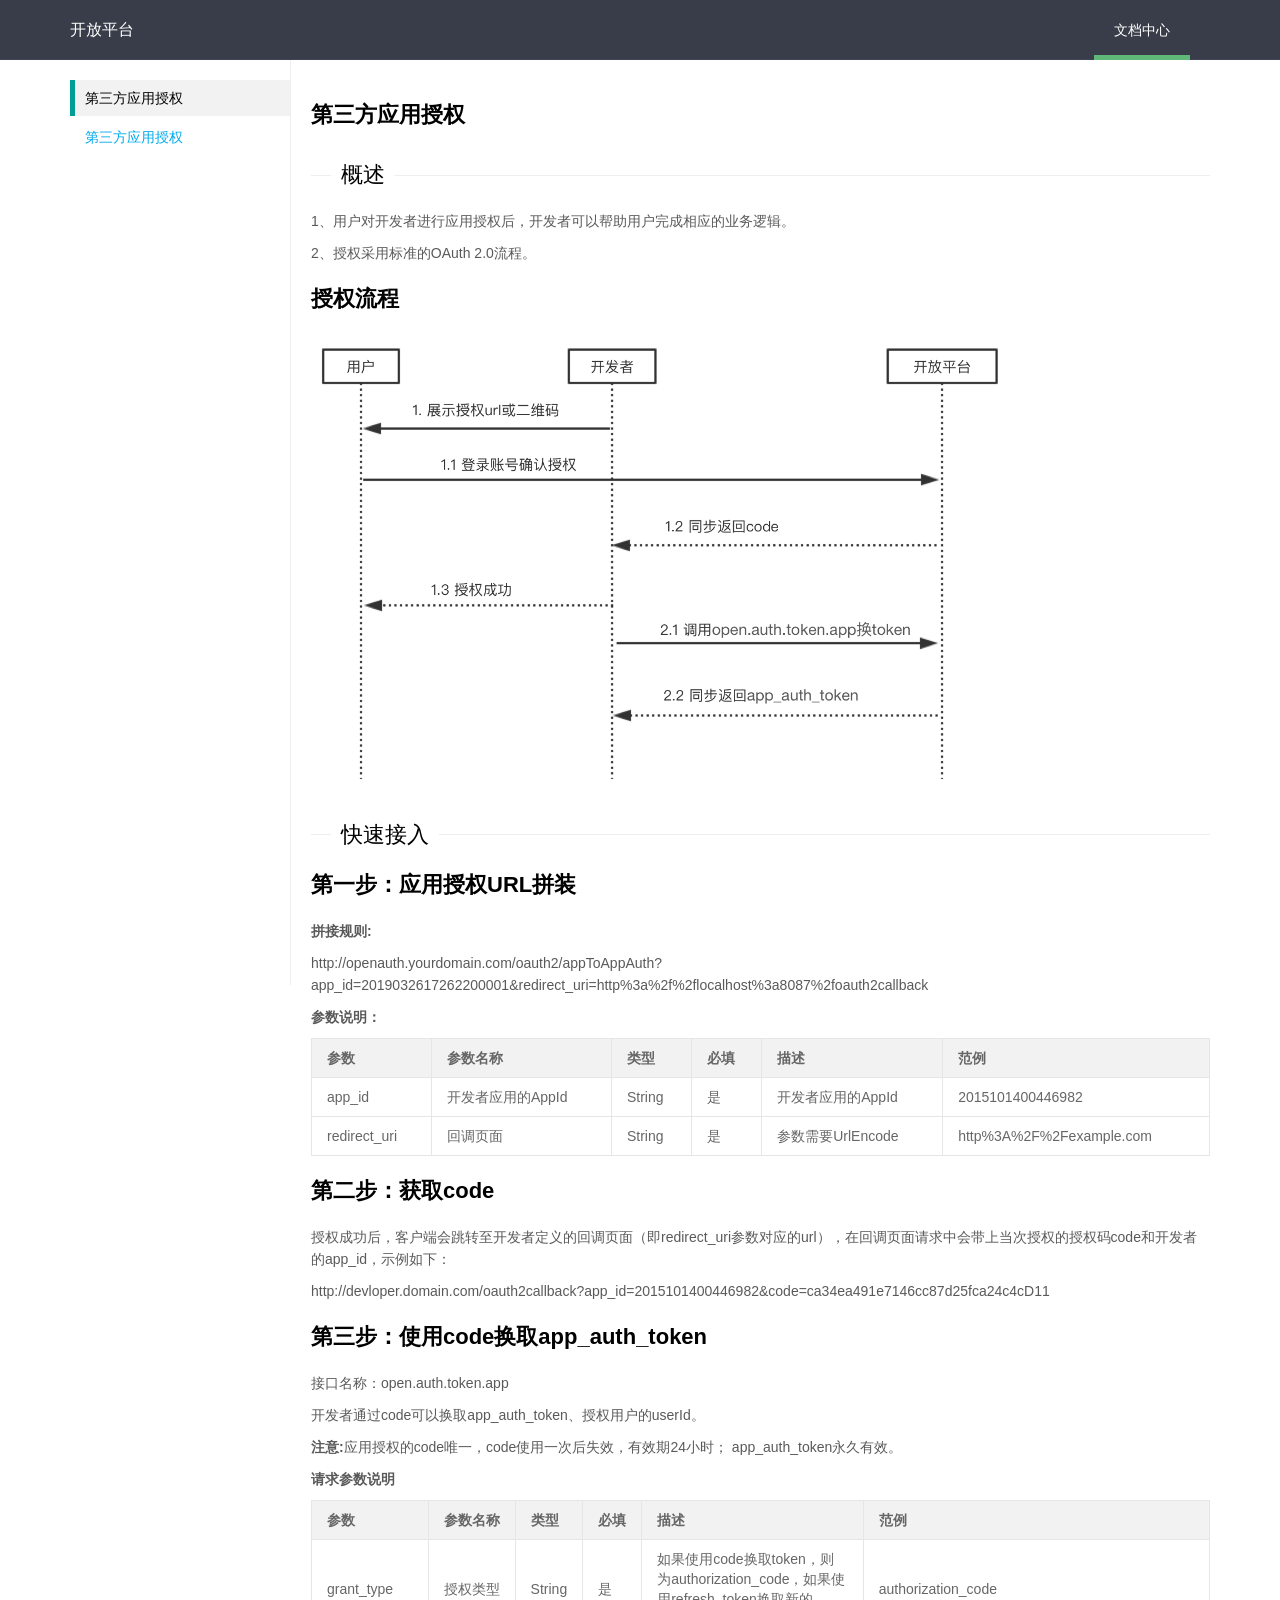
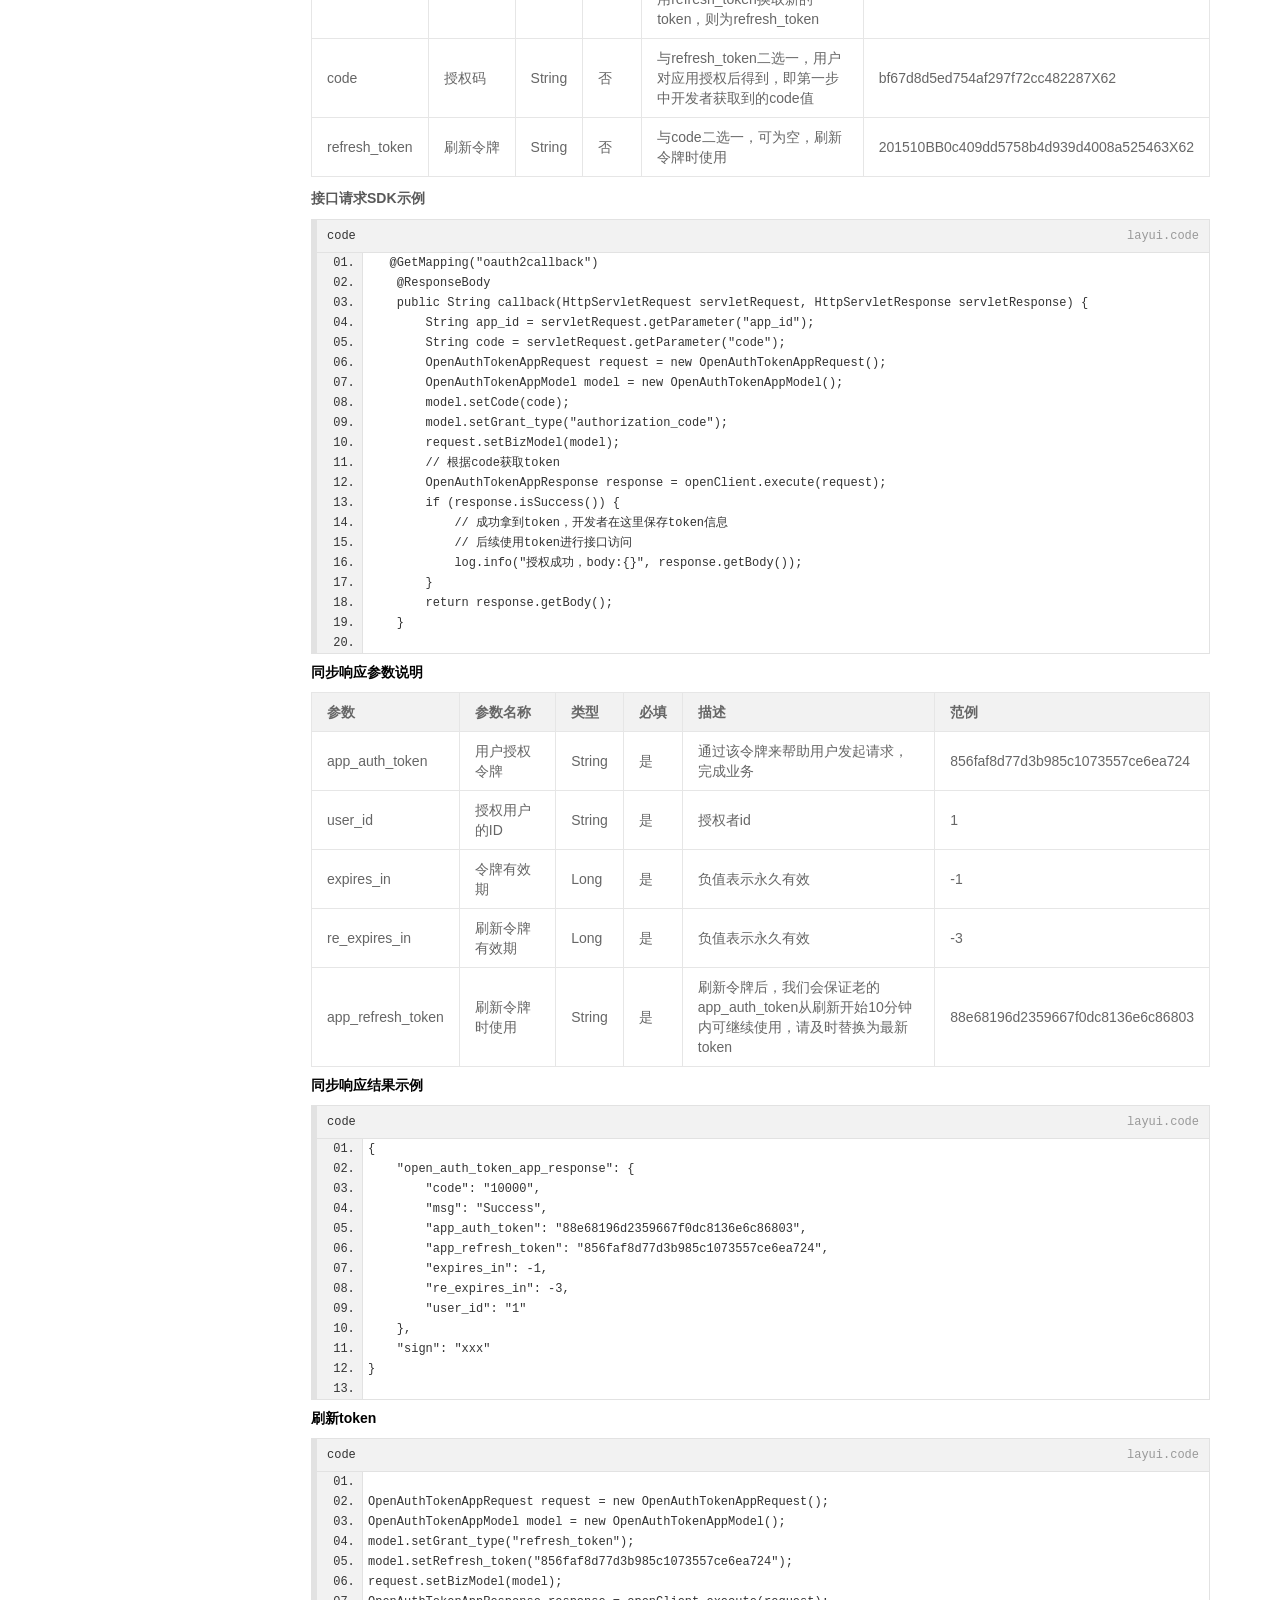
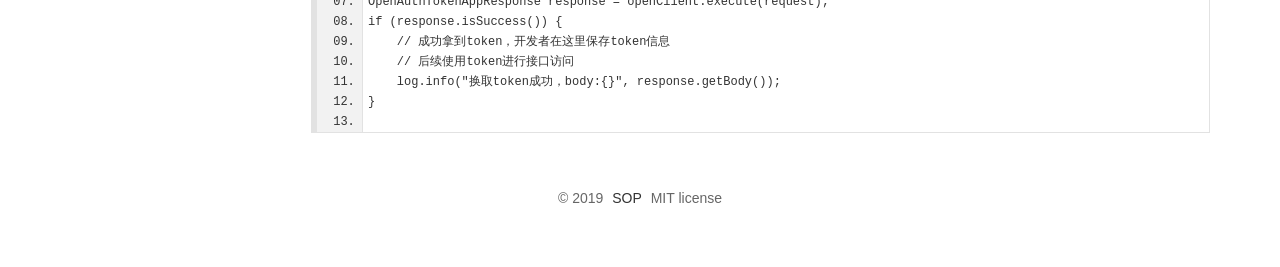
<file: sop-website/website-front/pages/doc/auth.html>
<html data-find="_6">
<head>
    <script src="https://www.googletagservices.com/activeview/js/current/osd.js?cb=%2Fr20100101"></script>
    <meta charset="utf-8">
    <title>应用授权</title>
    <meta name="renderer" content="webkit">
    <meta http-equiv="X-UA-Compatible" content="IE=edge,chrome=1">
    <meta name="viewport" content="width=device-width, initial-scale=1, maximum-scale=1">
    <meta name="apple-mobile-web-app-status-bar-style" content="black">
    <meta name="apple-mobile-web-app-capable" content="yes">
    <meta name="format-detection" content="telephone=no">

    <link rel="stylesheet" href="../../assets/lib/layui/css/layui.css" media="all">
    <link rel="stylesheet" href="../../assets/css/global.css" media="all">
    <link id="layuicss-skincodecss" rel="stylesheet" href="../../assets/lib/layui/css/modules/code.css" media="all">
    <link id="layuicss-layer" rel="stylesheet" href="../../assets/lib/layui/css/modules/layer/default/layer.css?v=3.1.1"
          media="all">
    <style type="text/css">
        .layui-table th {
            white-space: nowrap !important;
        }
        h1 {font-size: 22px;margin-top: 20px;margin-bottom: 20px;font-weight: bold;}
        .site-text p {color: rgba(0, 0, 0, .65);}
    </style>
</head>
<body data-find="_5">

<div class="layui-header header header-doc" spring="">
    <div class="layui-main">
        <a class="logo" href="#" style="color: #ffffff">
            开放平台
        </a>
        <ul class="layui-nav">
            <li class="layui-nav-item layui-this">
                <a href="doc.html">文档中心<!--  --></a>
            </li>

            <span class="layui-nav-bar" style="left: 162px; top: 55px; width: 0px; opacity: 0;"></span>
        </ul>
    </div>
</div>
<!-- 让IE8/9支持媒体查询，从而兼容栅格 -->
<!--[if lt IE 9]>
<script src="https://cdn.staticfile.org/html5shiv/r29/html5.min.js"></script>
<script src="https://cdn.staticfile.org/respond.js/1.4.2/respond.min.js"></script>
<![endif]-->
<div class="layui-main site-inline">
    <div class="site-tree">
        <ul id="docItemTree" class="layui-tree">
            <li><h2 class="docModule">第三方应用授权</h2></li>
            <li class="site-tree-noicon layui-this">
                <a href="#">
                    <cite>第三方应用授权</cite>
                </a>
            </li>
        </ul>
    </div>
    <div class="site-content">
        <h1>第三方应用授权</h1>
        <div class="site-title">
            <fieldset class="layui-elem-field layui-field-title site-title">
                <legend>概述</legend>
            </fieldset>
        </div>
        <div class="site-text">
            <p>1、用户对开发者进行应用授权后，开发者可以帮助用户完成相应的业务逻辑。</p>
            <p>2、授权采用标准的OAuth 2.0流程。</p>
        </div>

        <h1>授权流程</h1>
        <img src="../../assets/image/auth.png" style="width: 700px;"/>

        <div class="site-title">
            <fieldset class="layui-elem-field layui-field-title site-title">
                <legend>快速接入</legend>
            </fieldset>
        </div>
        <div class="site-text">
            <h1>第一步：应用授权URL拼装</h1>
            <p><strong>拼接规则:</strong></p>
            <p>http://openauth.yourdomain.com/oauth2/appToAppAuth?app_id=2019032617262200001&redirect_uri=http%3a%2f%2flocalhost%3a8087%2foauth2callback</p>
            <p><strong>参数说明：</strong></p>
            <table class="layui-table">
                <thead>
                <tr>
                    <th><strong>参数</strong></th>
                    <th><strong>参数名称</strong></th>
                    <th><strong>类型</strong></th>
                    <th><strong>必填</strong></th>
                    <th><strong>描述</strong></th>
                    <th><strong>范例</strong></th>
                </tr>
                </thead>
                <tbody>
                <tr>
                    <td>app_id</td>
                    <td>开发者应用的AppId</td>
                    <td>String</td>
                    <td>是</td>
                    <td>开发者应用的AppId</td>
                    <td>2015101400446982</td>
                </tr>
                <tr>
                    <td>redirect_uri</td>
                    <td>回调页面</td>
                    <td>String</td>
                    <td>是</td>
                    <td>参数需要UrlEncode</td>
                    <td>http%3A%2F%2Fexample.com</td>
                </tr>
                </tbody>
            </table>

            <h1>第二步：获取code</h1>
            <p>授权成功后，客户端会跳转至开发者定义的回调页面（即redirect_uri参数对应的url），在回调页面请求中会带上当次授权的授权码code和开发者的app_id，示例如下：</p>
            <p>http://devloper.domain.com/oauth2callback?app_id=2015101400446982&amp;code=ca34ea491e7146cc87d25fca24c4cD11</p>

            <h1>第三步：使用code换取app_auth_token</h1>
            <p>接口名称：open.auth.token.app</p>
            <p>开发者通过code可以换取app_auth_token、授权用户的userId。</p>
            <p><strong>注意:</strong>应用授权的code唯一，code使用一次后失效，有效期24小时； app_auth_token永久有效。</p>
            <p><strong>请求参数说明</strong></p>
            <table class="layui-table">
                <thead>
                <tr>
                    <th><strong>参数</strong></th>
                    <th><strong>参数名称</strong></th>
                    <th><strong>类型</strong></th>
                    <th><strong>必填</strong></th>
                    <th><strong>描述</strong></th>
                    <th><strong>范例</strong></th>
                </tr>
                </thead>
                <tbody>
                <tr>
                    <td>grant_type</td>
                    <td>授权类型</td>
                    <td>String</td>
                    <td>是</td>
                    <td>如果使用code换取token，则为authorization_code，如果使用refresh_token换取新的token，则为refresh_token</td>
                    <td>authorization_code</td>
                </tr>
                <tr>
                    <td>code</td>
                    <td>授权码</td>
                    <td>String</td>
                    <td>否</td>
                    <td>与refresh_token二选一，用户对应用授权后得到，即第一步中开发者获取到的code值</td>
                    <td>bf67d8d5ed754af297f72cc482287X62</td>
                </tr>
                <tr>
                    <td>refresh_token</td>
                    <td>刷新令牌</td>
                    <td>String</td>
                    <td>否</td>
                    <td>与code二选一，可为空，刷新令牌时使用</td>
                    <td>201510BB0c409dd5758b4d939d4008a525463X62</td>
                </tr>
                </tbody>
            </table>

            <p><strong>接口请求SDK示例</strong></p>
<pre class="layui-code">
   @GetMapping("oauth2callback")
    @ResponseBody
    public String callback(HttpServletRequest servletRequest, HttpServletResponse servletResponse) {
        String app_id = servletRequest.getParameter("app_id");
        String code = servletRequest.getParameter("code");

        OpenAuthTokenAppRequest request = new OpenAuthTokenAppRequest();
        OpenAuthTokenAppModel model = new OpenAuthTokenAppModel();
        model.setCode(code);
        model.setGrant_type("authorization_code");
        request.setBizModel(model);

        // 根据code获取token
        OpenAuthTokenAppResponse response = openClient.execute(request);
        if (response.isSuccess()) {
            // 成功拿到token，开发者在这里保存token信息
            // 后续使用token进行接口访问
            log.info("授权成功，body:{}", response.getBody());
        }
        return response.getBody();
    }
</pre>
        </div>
        <p><strong>同步响应参数说明</strong></p>
        <table class="layui-table">
            <thead>
            <tr>
                <th><strong>参数</strong></th>
                <th><strong>参数名称</strong></th>
                <th><strong>类型</strong></th>
                <th><strong>必填</strong></th>
                <th><strong>描述</strong></th>
                <th><strong>范例</strong></th>
            </tr>
            </thead>
            <tbody>
            <tr>
                <td>app_auth_token</td>
                <td>用户授权令牌</td>
                <td>String</td>
                <td>是</td>
                <td>通过该令牌来帮助用户发起请求，完成业务</td>
                <td>856faf8d77d3b985c1073557ce6ea724</td>
            </tr>
            <tr>
                <td>user_id</td>
                <td>授权用户的ID</td>
                <td>String</td>
                <td>是</td>
                <td>授权者id</td>
                <td>1</td>
            </tr>
            <tr>
                <td>expires_in</td>
                <td>令牌有效期</td>
                <td>Long</td>
                <td>是</td>
                <td>负值表示永久有效</td>
                <td>-1</td>
            </tr>
            <tr>
                <td>re_expires_in</td>
                <td>刷新令牌有效期</td>
                <td>Long</td>
                <td>是</td>
                <td>负值表示永久有效</td>
                <td>-3</td>
            </tr>
            <tr>
                <td>app_refresh_token</td>
                <td>刷新令牌时使用</td>
                <td>String</td>
                <td>是</td>
                <td>刷新令牌后，我们会保证老的app_auth_token从刷新开始10分钟内可继续使用，请及时替换为最新token</td>
                <td>88e68196d2359667f0dc8136e6c86803</td>
            </tr>
            </tbody>
        </table>
        <p><strong>同步响应结果示例</strong></p>
        <pre class="layui-code"><code>{
    "open_auth_token_app_response": {
        "code": "10000",
        "msg": "Success",
        "app_auth_token": "88e68196d2359667f0dc8136e6c86803",
        "app_refresh_token": "856faf8d77d3b985c1073557ce6ea724",
        "expires_in": -1,
        "re_expires_in": -3,
        "user_id": "1"
    },
    "sign": "xxx"
}
</code></pre>

        <p><strong>刷新token</strong></p>
        <pre class="layui-code"><code>
OpenAuthTokenAppRequest request = new OpenAuthTokenAppRequest();
OpenAuthTokenAppModel model = new OpenAuthTokenAppModel();
model.setGrant_type("refresh_token");
model.setRefresh_token("856faf8d77d3b985c1073557ce6ea724");
request.setBizModel(model);

OpenAuthTokenAppResponse response = openClient.execute(request);
if (response.isSuccess()) {
    // 成功拿到token，开发者在这里保存token信息
    // 后续使用token进行接口访问
    log.info("换取token成功，body:{}", response.getBody());
}
        </code></pre>
    </div>
</div><!-- layui-main end~ -->
<div class="layui-footer footer footer-doc">
    <div class="layui-main">
        <p>© 2019 <a href="https://gitee.com/durcframework/SOP" target="_blank">SOP</a> MIT license</p>
    </div>
</div>
<script src="../../assets/lib/layui/layui.js" charset="utf-8"></script>
<script src="../../config/config.js" charset="utf-8"></script>
<script src="../../assets/lib/jquery/3.2.1/jquery.min.js" charset="utf-8"></script>
<script>
    layui.use('code', function(){ //加载code模块
        layui.code(); //引用code方法
    });
</script>
</body>
</html>
</file>
<file: sop-admin/sop-admin-front/assets/css/font.css>
@font-face {
  font-family: 'iconfont';
  src: url('../fonts/iconfont.eot');
  src: url('../fonts/iconfont.eot?#iefix') format('embedded-opentype'),
  url('../fonts/iconfont.woff') format('woff'),
  url('../fonts/iconfont.ttf') format('truetype'),
  url('../fonts/iconfont.svg#iconfont') format('svg');
}
.iconfont{
  font-family:"iconfont" !important;
  font-size:16px;font-style:normal;
  -webkit-font-smoothing: antialiased;
  -webkit-text-stroke-width: 0.2px;
  -moz-osx-font-smoothing: grayscale;
}
</file>
<file: sop-admin/sop-admin-front/assets/css/xadmin.css>
@charset "utf-8";
@import url(../lib/layui/css/layui.css);
*{
    margin: 0px;
    padding: 0px;
    font-family: "Helvetica Neue", Helvetica, Arial, sans-serif;
}
a{
    text-decoration: none;
}
html{
    width: 100%;
    height: 100%;
    overflow-x:hidden; 
    overflow-y:auto;
}
body{
    width: 100%;
    min-height: 100%;
}
.login-bg{
    /*background: #eeeeee url() 0 0 no-repeat;*/
     background:url(../images/bg.png) no-repeat center;
    background-size: cover;
    overflow: hidden;
}
.login{
    margin: 120px auto 0 auto;
    min-height: 420px;
    max-width: 420px;
    padding: 40px;
    background-color: #ffffff;
    margin-left: auto;
    margin-right: auto;
    border-radius: 4px;
    /* overflow-x: hidden; */
    box-sizing: border-box;
}
.login a.logo{
    display: block;
    height: 58px;
    width: 167px;
    margin: 0 auto 30px auto;
    background-size: 167px 42px;
}
.login .message {
    margin: 10px 0 0 -58px;
    padding: 18px 10px 18px 60px;
    background: #189F92;
    position: relative;
    color: #fff;
    font-size: 16px;
}
.login #darkbannerwrap {
    background: url(../images/aiwrap.png);
    width: 18px;
    height: 10px;
    margin: 0 0 20px -58px;
    position: relative;
}

.login input[type=text],
.login input[type=file],
.login input[type=password],
.login input[type=email], select {
    border: 1px solid #DCDEE0;
    vertical-align: middle;
    border-radius: 3px;
    height: 50px;
    padding: 0px 16px;
    font-size: 14px;
    color: #555555;
    outline:none;
    width:100%;
    box-sizing: border-box;
}
.login input[type=text]:focus,
.login input[type=file]:focus,
.login input[type=password]:focus,
.login input[type=email]:focus, select:focus {
    border: 1px solid #27A9E3;
}
.login input[type=submit],
.login input[type=button]{
    display: inline-block;
    vertical-align: middle;
    padding: 12px 24px;
    margin: 0px;
    font-size: 18px;
    line-height: 24px;
    text-align: center;
    white-space: nowrap;
    vertical-align: middle;
    cursor: pointer;
    color: #ffffff;
    background-color: #189F92;
    border-radius: 3px;
    border: none;
    -webkit-appearance: none;
    outline:none;
    width:100%;
}
.login hr {
    background: #fff 0 0 no-repeat;
}
.login hr.hr15 {
    height: 15px;
    border: none;
    margin: 0px;
    padding: 0px;
    width: 100%;
}
.login hr.hr20 {
    height: 20px;
    border: none;
    margin: 0px;
    padding: 0px;
    width: 100%;
}
.x-body{
    padding: 10px;
}
.x-nav{
    padding: 0 20px;
    position: relative;
    z-index: 99;
    border-bottom: 1px solid #e5e5e5;
    line-height: 39px;
    height: 37px;
    overflow: hidden;
}
xblock{
    display: block;
    margin-bottom: 10px;
    padding: 5px;
    line-height: 22px;
    /* border-left: 5px solid #009688; */
    border-radius: 0 2px 2px 0;
    background-color: #f2f2f2;
}
.x-right{
  float: right;
}
.x-so{
    /*text-align: center;*/
    /*background: #f2f2f2 url() 0 0 no-repeat;*/
    margin-bottom: 20px;
}
.x-so input.layui-input{
    width: 150px;
}
.x-so .layui-form-label{
    display: inline-block;
}
.x-so input.layui-input,.x-so input.layui-btn{
    display: inline-block;
}
.x-red{
    color: red;
}
.x-green{
    color: green;
}
.x-yellow{
    color: #ffae19;
}
.x-a{
    color: #1AA093;
}
.x-a:hover{
    color: #127F74;
}
.x-sort{
    height: 30px;
}
.x-show{
    cursor: pointer;
}
.layui-form-switch{
    margin-top: 0px;
}
.layui-input:focus, .layui-textarea:focus {
    border-color: #189f92!important;
}

.page{
    margin-top: 20px;
    text-align: center;

}
.page a{
    display: inline-block;
    background: #fff 0 0 no-repeat;
    color: #888;
    padding: 10px;
    min-width: 15px;
    border: 1px solid #E2E2E2;

}
.page span{
    display: inline-block;
    padding: 10px;
    min-width: 15px;
    border: 1px solid #E2E2E2;
}
.page span.current{
    display: inline-block;
    background: #009688 0 0 no-repeat;
    color: #fff;
    padding: 10px;
    min-width: 15px;
    border: 1px solid #009688;
}
.page .pagination li{
    display: inline-block;
    margin-right: 5px;
    text-align: center;
}
.page .pagination li.active span{
    background: #009688 0 0 no-repeat;
    color: #fff;
    border: 1px solid #009688;

}

/*登录样式*/
/*头部*/
.container{
    width: 100%;
    height: 45px;
    background-color: #222;
    border-bottom: 1px solid rgba(255, 255, 255, 0.2);
}
.container .logo a{
    float: left;
    color: #fff;
    font-size: 18px;
    padding-left: 20px;
    line-height: 45px;
    width: 200px;
}
.container .right{
    background-color:rgba(0,0,0,0);
    float: right;

}
.container .left_open{
    height: 45px;
    float: left;
}
.container .left_open i{
    display: block;
    background: rgba(255,255,255,0.1) 0 0 no-repeat;
    color: #fff;
    width: 32px;
    height: 32px;
    line-height: 32px;
    border-radius: 3px;
    text-align: center;
    margin-top: 7px;
    cursor: pointer;
}
.container .left_open i:hover{
    background: rgba(255,255,255,0.3) 0 0 no-repeat;
}

.container .left{
    background-color:rgba(0,0,0,0);
    float: left;

}
.container .layui-nav-item{
    line-height: 45px;
}
.container .layui-nav-more{
    top: 20px;
}
.container .layui-nav-child{
    top: 50px;
}
.container .layui-nav-child i{
    margin-right: 10px;
}
.layui-nav .layui-nav-item a{
    color: #fff;
    cursor: pointer;
}
.layui-nav .layui-nav-child a{
    color: #333;
    cursor: pointer;
}
.left-nav{
    position: absolute;
    top: 46px;
    bottom: 42px;
    left: 0;
    z-index: 2;
    /*padding-top: 1px;*/
    background-color: #EEEEEE;
    width: 220px;
    max-width: 220px;
    overflow: auto;
    overflow-x:hidden;
    border-right: 1px solid #e5e5e5;

    /*width: 0px;*/
}
.left-nav #nav li{
    border-bottom: 1px solid #e5e5e5;
}
.left-nav #nav li:hover > a{
    /*color: blue;*/
}
.left-nav #nav .current{
    background-color: rgba(0, 0, 0, 0.3);
}
.left-nav #nav li a{
    font-size: 14px;
    padding: 10px 15px 10px 20px;
    display: block;
    cursor: pointer;
}
.left-nav #nav li a cite{
    font-size: 14px;
}

.left-nav #nav li .sub-menu{
    display: block;
}
.left-nav #nav li .opened{
    display: block;
}
.left-nav #nav li .opened:hover{
    /*background: #fff url() 0 0 no-repeat;*/
}
.left-nav #nav li .opened .current{
    
}
.left-nav #nav li .sub-menu li:hover{
    /*color: blue;*/
     /*background: #fff url() 0 0 no-repeat;*/
}
.left-nav #nav li .sub-menu li a{
    padding: 12px 15px 12px 30px;
    font-size: 14px;
    cursor: pointer;
}
.left-nav #nav li .sub-menu li .sub-menu li a{
    padding-left: 45px;
}
.left-nav #nav li .sub-menu li a:hover{
    color: #148cf1;
}
.left-nav #nav li .sub-menu li a i{
    font-size: 12px;
    margin-left: 8px;
}
.left-nav #nav li a i{
    /*padding-right: 10px;*/
    line-height: 14px;
}
.left-nav #nav li .nav_right{
    float: right;
    font-size: 16px;
}
.left-nav #nav li.active {
    background: #ddd;
}
.left-nav #nav li.active a {
    color: #148cf1;
}

.x-slide_left {
    width: 17px;
    height: 61px;
    position: absolute;
    top: 200px;
    left: 221px;
    cursor: pointer;
    z-index: 3;
}
.page-content{
    position: absolute;
    top: 46px;
    right: 0;
    bottom: 42px;
    left: 221px;
    overflow: hidden;
    z-index: 1;
}
.page-content-bg{
    position: absolute;
    top: 46px;
    right: 0;
    bottom: 42px;
    left: 221px;
    background: rgba(0,0,0,0.5); url() 0 0 no-repeat;
    overflow: hidden;
    z-index: 100;
    display: none;
}

.page-content .tab{
    height: 100%;
    width: 100%;
    background: #EFEEF0 0 0 no-repeat;
    margin: 0px;
}
.page-content .layui-tab-title{
    /*padding-top: 5px;*/
    height: 35px;
    background: #EFEEF0 0 0 no-repeat;
    position: relative;
    z-index: 100;
}
.page-content .layui-tab-title li.home i{
    padding-right: 5px;
}
.page-content .layui-tab-title li.home .layui-tab-close{
    display: none;
}
.page-content .layui-tab-title li{
    line-height: 35px;
}
.page-content .layui-tab-title .layui-this:after{
    height: 36px;
}
.page-content .layui-tab-title li .layui-tab-close{
    border-radius: 50%;
}
.page-content .layui-tab-title .layui-this{
    background: #fff 0 0 no-repeat;
}
.page-content .layui-tab-bar{
    height:34px;
    line-height: 35px;
}
.page-content .layui-tab-content{
    position: absolute;
    top: 36px;
    bottom: 0px;
    width: 100%;
    background: #fff 0 0 no-repeat;
    padding: 0px;
    overflow: hidden;
}
.page-content .layui-tab-content .layui-tab-item{
    width: 100%;
    height: 100%;
    
}
.page-content .layui-tab-content .layui-tab-item iframe{
    width: 100%;
    height: 100%;

}
.x-admin-carousel,.layui-carousel,.x-admin-carousel>[carousel-item]>* {
    background-color:#fff
}

.x-admin-backlog .x-admin-backlog-body {
    display:block;
    padding:10px 15px;
    background-color:#f8f8f8;
    color:#999;
    border-radius:2px;
    transition:all .3s;
    -webkit-transition:all .3s
}
.x-admin-backlog-body h3 {
    padding-bottom:10px;
    font-size:12px
}
.x-admin-backlog-body p cite {
    font-style:normal;
    font-size:30px;
    font-weight:300;
    color:#009688
}
.x-admin-backlog-body:hover {
    background-color:#CFCFCF;
    color:#888
}

.welcome-footer{padding: 30px 0; line-height: 30px; text-align: center; background-color: #eee; color: #666; font-weight: 300;}
body .layui-layout-admin .footer-demo{height: auto; padding: 15px 0; line-height: 26px;}
.welcome-footer a{padding: 0 5px;}

table th, table td {
    word-break: break-all;
}

.footer{
    position: fixed;
    bottom: 0px;
    width: 100%;
    background-color: #222;
    border-top: 1px solid rgba(255, 255, 255, 0.2);
    line-height: 41px;
    color: #fff;
    /*padding-left: 10px;*/
}
.footer .copyright{
    margin-left: 10px;
}

/*404页面样式*/
.fly-panel {
    margin-bottom: 15px;
    border-radius: 2px;
    background-color: #fff;
    box-shadow: 0 1px 2px 0 rgba(0,0,0,.05);
}
.fly-none {
    min-height: 600px;
    text-align: center;
    padding-top: 50px;
    color: #999;
}
.fly-none .layui-icon {
    line-height: 300px;
    font-size: 300px;
    color: #393D49;
}
.fly-none p {
    margin-top: 50px;
    padding: 0 15px;
    font-size: 20px;
    color: #999;
    font-weight: 300;
}
#tab_right{
    display: none;
    width: 80px;
    position: absolute;
    top: 35px;
    left: 0px;
}
#tab_right dl{
    top: 0px;
}
#tab_show{
    position: absolute;
    top: 36px;
    bottom: 0px;
    width: 100%;
    background:rgb(255, 255, 255);
    padding: 0px;
    overflow: hidden;
    display: none;
}


@media screen and (max-width: 768px){
    .fast-add{
        display: none;
    }
    .layui-nav .to-index{
        display: none;
    }
    .container .logo a{
        width: 140px;
    }
    .container .left_open {
        /*float: right;*/
    }
    .left-nav{
        left: -221px;
    }
    .page-content{
        left: 0px;
    }
    .page-content .layui-tab-content .layui-tab-item{
        -webkit-overflow-scrolling: touch; 
        overflow-y: scroll; 
    }
    .x-so input.layui-input{
        width: 100%;
        margin: 10px;
    }
}


/*精细版样式*/

.x-admin-sm{
    font-size: 12px;
}
.x-admin-sm body{
    font-size: 12px;
}
/*登录页面样式*/
.x-admin-sm .login input[type=submit],.x-admin-sm .login input[type=button]{
    font-size: 14px;
}
.x-admin-sm .login input[type=text],
.x-admin-sm .login input[type=file],
.x-admin-sm .login input[type=password],
.x-admin-sm .login input[type=email], .x-admin-sm select {
    font-size: 12px;
}
.x-admin-sm .login .message{
    font-size: 14px;
}

.x-admin-sm .layui-table td, .x-admin-sm .layui-table th{
    font-size: 12px;
}
.x-admin-sm .layui-elem-field legend{
    font-size: 18px;
}

.x-admin-sm .x-admin-backlog-body p cite{
    font-size: 24px;
}
.x-admin-sm .left-nav #nav li a cite{
    font-size: 12px;
}
.x-admin-sm .iconfont{
    font-size: 14px;
}
.x-admin-sm .layui-tab-title li{
    font-size: 12px;
}
.x-admin-sm .layui-icon{
    font-size: 14px;
}
.x-admin-sm .layui-nav *{
    font-size: 12px;
}
.x-admin-sm  .layui-breadcrumb>*{
   font-size: 12px; 
}
.x-admin-sm  .layui-btn,.x-admin-sm .layui-btn-xs,.x-admin-sm .layui-btn-sm{
    font-size: 12px;
}

.x-admin-sm .layui-laydate{
    font-size: 12px;
}
.x-admin-sm  .layui-btn{
    height: 30px;
    line-height: 30px;
    padding: 0 10px;
}

.layui-table-cell .layui-btn {
    height: 27px;
    line-height: 28px;
}

.x-admin-sm .layui-btn-lg{
    height: 38px;
    line-height: 38px;
    padding: 0 18px;
    font-size: 14px;
}
.x-admin-sm .layui-layer-title,.x-admin-sm .layui-layer-dialog .layui-layer-content{
    font-size: 12px;
}
.x-admin-sm .layui-input,.x-admin-sm .layui-select,.x-admin-sm .layui-textarea{
    height: 30px;
}

.x-admin-sm .layui-form-pane .layui-form-label{
    height: 30px;
    line-height: 14px;
}
.x-admin-sm .layui-form-checkbox span{
    font-size: 12px;
}
.x-admin-sm .fly-none .layui-icon {
    line-height: 300px;
    font-size: 300px;
    color: #393D49;
}

.x-win {display: none;padding: 20px;}

.layui-this{font-weight: bold;}
</file>
<file: sop-website/website-front/assets/lib/layui/css/layui.css>
/** layui-v2.4.5 MIT License By https://www.layui.com */
 .layui-inline,img{display:inline-block;vertical-align:middle}h1,h2,h3,h4,h5,h6{font-weight:400}.layui-edge,.layui-header,.layui-inline,.layui-main{position:relative}.layui-elip,.layui-form-checkbox span,.layui-form-pane .layui-form-label{text-overflow:ellipsis;white-space:nowrap}.layui-btn,.layui-edge,.layui-inline,img{vertical-align:middle}.layui-btn,.layui-disabled,.layui-icon,.layui-unselect{-webkit-user-select:none;-ms-user-select:none;-moz-user-select:none}blockquote,body,button,dd,div,dl,dt,form,h1,h2,h3,h4,h5,h6,input,li,ol,p,pre,td,textarea,th,ul{margin:0;padding:0;-webkit-tap-highlight-color:rgba(0,0,0,0)}a:active,a:hover{outline:0}img{border:none}li{list-style:none}table{border-collapse:collapse;border-spacing:0}h4,h5,h6{font-size:100%}button,input,optgroup,option,select,textarea{font-family:inherit;font-size:inherit;font-style:inherit;font-weight:inherit;outline:0}pre{white-space:pre-wrap;white-space:-moz-pre-wrap;white-space:-pre-wrap;white-space:-o-pre-wrap;word-wrap:break-word}body{line-height:24px;font:14px Helvetica Neue,Helvetica,PingFang SC,Tahoma,Arial,sans-serif}hr{height:1px;margin:10px 0;border:0;clear:both}a{color:#333;text-decoration:none}a:hover{color:#777}a cite{font-style:normal;*cursor:pointer}.layui-border-box,.layui-border-box *{box-sizing:border-box}.layui-box,.layui-box *{box-sizing:content-box}.layui-clear{clear:both;*zoom:1}.layui-clear:after{content:'\20';clear:both;*zoom:1;display:block;height:0}.layui-inline{*display:inline;*zoom:1}.layui-edge{display:inline-block;width:0;height:0;border-width:6px;border-style:dashed;border-color:transparent;overflow:hidden}.layui-edge-top{top:-4px;border-bottom-color:#999;border-bottom-style:solid}.layui-edge-right{border-left-color:#999;border-left-style:solid}.layui-edge-bottom{top:2px;border-top-color:#999;border-top-style:solid}.layui-edge-left{border-right-color:#999;border-right-style:solid}.layui-elip{overflow:hidden}.layui-disabled,.layui-disabled:hover{color:#d2d2d2!important;cursor:not-allowed!important}.layui-circle{border-radius:100%}.layui-show{display:block!important}.layui-hide{display:none!important}@font-face{font-family:layui-icon;src:url(../font/iconfont.eot?v=240);src:url(../font/iconfont.eot?v=240#iefix) format('embedded-opentype'),url(../font/iconfont.svg?v=240#iconfont) format('svg'),url(../font/iconfont.woff?v=240) format('woff'),url(../font/iconfont.ttf?v=240) format('truetype')}.layui-icon{font-family:layui-icon!important;font-size:16px;font-style:normal;-webkit-font-smoothing:antialiased;-moz-osx-font-smoothing:grayscale}.layui-icon-reply-fill:before{content:"\e611"}.layui-icon-set-fill:before{content:"\e614"}.layui-icon-menu-fill:before{content:"\e60f"}.layui-icon-search:before{content:"\e615"}.layui-icon-share:before{content:"\e641"}.layui-icon-set-sm:before{content:"\e620"}.layui-icon-engine:before{content:"\e628"}.layui-icon-close:before{content:"\1006"}.layui-icon-close-fill:before{content:"\1007"}.layui-icon-chart-screen:before{content:"\e629"}.layui-icon-star:before{content:"\e600"}.layui-icon-circle-dot:before{content:"\e617"}.layui-icon-chat:before{content:"\e606"}.layui-icon-release:before{content:"\e609"}.layui-icon-list:before{content:"\e60a"}.layui-icon-chart:before{content:"\e62c"}.layui-icon-ok-circle:before{content:"\1005"}.layui-icon-layim-theme:before{content:"\e61b"}.layui-icon-table:before{content:"\e62d"}.layui-icon-right:before{content:"\e602"}.layui-icon-left:before{content:"\e603"}.layui-icon-cart-simple:before{content:"\e698"}.layui-icon-face-cry:before{content:"\e69c"}.layui-icon-face-smile:before{content:"\e6af"}.layui-icon-survey:before{content:"\e6b2"}.layui-icon-tree:before{content:"\e62e"}.layui-icon-upload-circle:before{content:"\e62f"}.layui-icon-add-circle:before{content:"\e61f"}.layui-icon-download-circle:before{content:"\e601"}.layui-icon-templeate-1:before{content:"\e630"}.layui-icon-util:before{content:"\e631"}.layui-icon-face-surprised:before{content:"\e664"}.layui-icon-edit:before{content:"\e642"}.layui-icon-speaker:before{content:"\e645"}.layui-icon-down:before{content:"\e61a"}.layui-icon-file:before{content:"\e621"}.layui-icon-layouts:before{content:"\e632"}.layui-icon-rate-half:before{content:"\e6c9"}.layui-icon-add-circle-fine:before{content:"\e608"}.layui-icon-prev-circle:before{content:"\e633"}.layui-icon-read:before{content:"\e705"}.layui-icon-404:before{content:"\e61c"}.layui-icon-carousel:before{content:"\e634"}.layui-icon-help:before{content:"\e607"}.layui-icon-code-circle:before{content:"\e635"}.layui-icon-water:before{content:"\e636"}.layui-icon-username:before{content:"\e66f"}.layui-icon-find-fill:before{content:"\e670"}.layui-icon-about:before{content:"\e60b"}.layui-icon-location:before{content:"\e715"}.layui-icon-up:before{content:"\e619"}.layui-icon-pause:before{content:"\e651"}.layui-icon-date:before{content:"\e637"}.layui-icon-layim-uploadfile:before{content:"\e61d"}.layui-icon-delete:before{content:"\e640"}.layui-icon-play:before{content:"\e652"}.layui-icon-top:before{content:"\e604"}.layui-icon-friends:before{content:"\e612"}.layui-icon-refresh-3:before{content:"\e9aa"}.layui-icon-ok:before{content:"\e605"}.layui-icon-layer:before{content:"\e638"}.layui-icon-face-smile-fine:before{content:"\e60c"}.layui-icon-dollar:before{content:"\e659"}.layui-icon-group:before{content:"\e613"}.layui-icon-layim-download:before{content:"\e61e"}.layui-icon-picture-fine:before{content:"\e60d"}.layui-icon-link:before{content:"\e64c"}.layui-icon-diamond:before{content:"\e735"}.layui-icon-log:before{content:"\e60e"}.layui-icon-rate-solid:before{content:"\e67a"}.layui-icon-fonts-del:before{content:"\e64f"}.layui-icon-unlink:before{content:"\e64d"}.layui-icon-fonts-clear:before{content:"\e639"}.layui-icon-triangle-r:before{content:"\e623"}.layui-icon-circle:before{content:"\e63f"}.layui-icon-radio:before{content:"\e643"}.layui-icon-align-center:before{content:"\e647"}.layui-icon-align-right:before{content:"\e648"}.layui-icon-align-left:before{content:"\e649"}.layui-icon-loading-1:before{content:"\e63e"}.layui-icon-return:before{content:"\e65c"}.layui-icon-fonts-strong:before{content:"\e62b"}.layui-icon-upload:before{content:"\e67c"}.layui-icon-dialogue:before{content:"\e63a"}.layui-icon-video:before{content:"\e6ed"}.layui-icon-headset:before{content:"\e6fc"}.layui-icon-cellphone-fine:before{content:"\e63b"}.layui-icon-add-1:before{content:"\e654"}.layui-icon-face-smile-b:before{content:"\e650"}.layui-icon-fonts-html:before{content:"\e64b"}.layui-icon-form:before{content:"\e63c"}.layui-icon-cart:before{content:"\e657"}.layui-icon-camera-fill:before{content:"\e65d"}.layui-icon-tabs:before{content:"\e62a"}.layui-icon-fonts-code:before{content:"\e64e"}.layui-icon-fire:before{content:"\e756"}.layui-icon-set:before{content:"\e716"}.layui-icon-fonts-u:before{content:"\e646"}.layui-icon-triangle-d:before{content:"\e625"}.layui-icon-tips:before{content:"\e702"}.layui-icon-picture:before{content:"\e64a"}.layui-icon-more-vertical:before{content:"\e671"}.layui-icon-flag:before{content:"\e66c"}.layui-icon-loading:before{content:"\e63d"}.layui-icon-fonts-i:before{content:"\e644"}.layui-icon-refresh-1:before{content:"\e666"}.layui-icon-rmb:before{content:"\e65e"}.layui-icon-home:before{content:"\e68e"}.layui-icon-user:before{content:"\e770"}.layui-icon-notice:before{content:"\e667"}.layui-icon-login-weibo:before{content:"\e675"}.layui-icon-voice:before{content:"\e688"}.layui-icon-upload-drag:before{content:"\e681"}.layui-icon-login-qq:before{content:"\e676"}.layui-icon-snowflake:before{content:"\e6b1"}.layui-icon-file-b:before{content:"\e655"}.layui-icon-template:before{content:"\e663"}.layui-icon-auz:before{content:"\e672"}.layui-icon-console:before{content:"\e665"}.layui-icon-app:before{content:"\e653"}.layui-icon-prev:before{content:"\e65a"}.layui-icon-website:before{content:"\e7ae"}.layui-icon-next:before{content:"\e65b"}.layui-icon-component:before{content:"\e857"}.layui-icon-more:before{content:"\e65f"}.layui-icon-login-wechat:before{content:"\e677"}.layui-icon-shrink-right:before{content:"\e668"}.layui-icon-spread-left:before{content:"\e66b"}.layui-icon-camera:before{content:"\e660"}.layui-icon-note:before{content:"\e66e"}.layui-icon-refresh:before{content:"\e669"}.layui-icon-female:before{content:"\e661"}.layui-icon-male:before{content:"\e662"}.layui-icon-password:before{content:"\e673"}.layui-icon-senior:before{content:"\e674"}.layui-icon-theme:before{content:"\e66a"}.layui-icon-tread:before{content:"\e6c5"}.layui-icon-praise:before{content:"\e6c6"}.layui-icon-star-fill:before{content:"\e658"}.layui-icon-rate:before{content:"\e67b"}.layui-icon-template-1:before{content:"\e656"}.layui-icon-vercode:before{content:"\e679"}.layui-icon-cellphone:before{content:"\e678"}.layui-icon-screen-full:before{content:"\e622"}.layui-icon-screen-restore:before{content:"\e758"}.layui-icon-cols:before{content:"\e610"}.layui-icon-export:before{content:"\e67d"}.layui-icon-print:before{content:"\e66d"}.layui-icon-slider:before{content:"\e714"}.layui-main{width:1140px;margin:0 auto}.layui-header{z-index:1000;height:60px}.layui-header a:hover{transition:all .5s;-webkit-transition:all .5s}.layui-side{position:fixed;left:0;top:0;bottom:0;z-index:999;width:200px;overflow-x:hidden}.layui-side-scroll{position:relative;width:220px;height:100%;overflow-x:hidden}.layui-body{position:absolute;left:200px;right:0;top:0;bottom:0;z-index:998;width:auto;overflow:hidden;overflow-y:auto;box-sizing:border-box}.layui-layout-body{overflow:hidden}.layui-layout-admin .layui-header{background-color:#23262E}.layui-layout-admin .layui-side{top:60px;width:200px;overflow-x:hidden}.layui-layout-admin .layui-body{top:60px;bottom:44px}.layui-layout-admin .layui-main{width:auto;margin:0 15px}.layui-layout-admin .layui-footer{position:fixed;left:200px;right:0;bottom:0;height:44px;line-height:44px;padding:0 15px;background-color:#eee}.layui-layout-admin .layui-logo{position:absolute;left:0;top:0;width:200px;height:100%;line-height:60px;text-align:center;color:#009688;font-size:16px}.layui-layout-admin .layui-header .layui-nav{background:0 0}.layui-layout-left{position:absolute!important;left:200px;top:0}.layui-layout-right{position:absolute!important;right:0;top:0}.layui-container{position:relative;margin:0 auto;padding:0 15px;box-sizing:border-box}.layui-fluid{position:relative;margin:0 auto;padding:0 15px}.layui-row:after,.layui-row:before{content:'';display:block;clear:both}.layui-col-lg1,.layui-col-lg10,.layui-col-lg11,.layui-col-lg12,.layui-col-lg2,.layui-col-lg3,.layui-col-lg4,.layui-col-lg5,.layui-col-lg6,.layui-col-lg7,.layui-col-lg8,.layui-col-lg9,.layui-col-md1,.layui-col-md10,.layui-col-md11,.layui-col-md12,.layui-col-md2,.layui-col-md3,.layui-col-md4,.layui-col-md5,.layui-col-md6,.layui-col-md7,.layui-col-md8,.layui-col-md9,.layui-col-sm1,.layui-col-sm10,.layui-col-sm11,.layui-col-sm12,.layui-col-sm2,.layui-col-sm3,.layui-col-sm4,.layui-col-sm5,.layui-col-sm6,.layui-col-sm7,.layui-col-sm8,.layui-col-sm9,.layui-col-xs1,.layui-col-xs10,.layui-col-xs11,.layui-col-xs12,.layui-col-xs2,.layui-col-xs3,.layui-col-xs4,.layui-col-xs5,.layui-col-xs6,.layui-col-xs7,.layui-col-xs8,.layui-col-xs9{position:relative;display:block;box-sizing:border-box}.layui-col-xs1,.layui-col-xs10,.layui-col-xs11,.layui-col-xs12,.layui-col-xs2,.layui-col-xs3,.layui-col-xs4,.layui-col-xs5,.layui-col-xs6,.layui-col-xs7,.layui-col-xs8,.layui-col-xs9{float:left}.layui-col-xs1{width:8.33333333%}.layui-col-xs2{width:16.66666667%}.layui-col-xs3{width:25%}.layui-col-xs4{width:33.33333333%}.layui-col-xs5{width:41.66666667%}.layui-col-xs6{width:50%}.layui-col-xs7{width:58.33333333%}.layui-col-xs8{width:66.66666667%}.layui-col-xs9{width:75%}.layui-col-xs10{width:83.33333333%}.layui-col-xs11{width:91.66666667%}.layui-col-xs12{width:100%}.layui-col-xs-offset1{margin-left:8.33333333%}.layui-col-xs-offset2{margin-left:16.66666667%}.layui-col-xs-offset3{margin-left:25%}.layui-col-xs-offset4{margin-left:33.33333333%}.layui-col-xs-offset5{margin-left:41.66666667%}.layui-col-xs-offset6{margin-left:50%}.layui-col-xs-offset7{margin-left:58.33333333%}.layui-col-xs-offset8{margin-left:66.66666667%}.layui-col-xs-offset9{margin-left:75%}.layui-col-xs-offset10{margin-left:83.33333333%}.layui-col-xs-offset11{margin-left:91.66666667%}.layui-col-xs-offset12{margin-left:100%}@media screen and (max-width:768px){.layui-hide-xs{display:none!important}.layui-show-xs-block{display:block!important}.layui-show-xs-inline{display:inline!important}.layui-show-xs-inline-block{display:inline-block!important}}@media screen and (min-width:768px){.layui-container{width:750px}.layui-hide-sm{display:none!important}.layui-show-sm-block{display:block!important}.layui-show-sm-inline{display:inline!important}.layui-show-sm-inline-block{display:inline-block!important}.layui-col-sm1,.layui-col-sm10,.layui-col-sm11,.layui-col-sm12,.layui-col-sm2,.layui-col-sm3,.layui-col-sm4,.layui-col-sm5,.layui-col-sm6,.layui-col-sm7,.layui-col-sm8,.layui-col-sm9{float:left}.layui-col-sm1{width:8.33333333%}.layui-col-sm2{width:16.66666667%}.layui-col-sm3{width:25%}.layui-col-sm4{width:33.33333333%}.layui-col-sm5{width:41.66666667%}.layui-col-sm6{width:50%}.layui-col-sm7{width:58.33333333%}.layui-col-sm8{width:66.66666667%}.layui-col-sm9{width:75%}.layui-col-sm10{width:83.33333333%}.layui-col-sm11{width:91.66666667%}.layui-col-sm12{width:100%}.layui-col-sm-offset1{margin-left:8.33333333%}.layui-col-sm-offset2{margin-left:16.66666667%}.layui-col-sm-offset3{margin-left:25%}.layui-col-sm-offset4{margin-left:33.33333333%}.layui-col-sm-offset5{margin-left:41.66666667%}.layui-col-sm-offset6{margin-left:50%}.layui-col-sm-offset7{margin-left:58.33333333%}.layui-col-sm-offset8{margin-left:66.66666667%}.layui-col-sm-offset9{margin-left:75%}.layui-col-sm-offset10{margin-left:83.33333333%}.layui-col-sm-offset11{margin-left:91.66666667%}.layui-col-sm-offset12{margin-left:100%}}@media screen and (min-width:992px){.layui-container{width:970px}.layui-hide-md{display:none!important}.layui-show-md-block{display:block!important}.layui-show-md-inline{display:inline!important}.layui-show-md-inline-block{display:inline-block!important}.layui-col-md1,.layui-col-md10,.layui-col-md11,.layui-col-md12,.layui-col-md2,.layui-col-md3,.layui-col-md4,.layui-col-md5,.layui-col-md6,.layui-col-md7,.layui-col-md8,.layui-col-md9{float:left}.layui-col-md1{width:8.33333333%}.layui-col-md2{width:16.66666667%}.layui-col-md3{width:25%}.layui-col-md4{width:33.33333333%}.layui-col-md5{width:41.66666667%}.layui-col-md6{width:50%}.layui-col-md7{width:58.33333333%}.layui-col-md8{width:66.66666667%}.layui-col-md9{width:75%}.layui-col-md10{width:83.33333333%}.layui-col-md11{width:91.66666667%}.layui-col-md12{width:100%}.layui-col-md-offset1{margin-left:8.33333333%}.layui-col-md-offset2{margin-left:16.66666667%}.layui-col-md-offset3{margin-left:25%}.layui-col-md-offset4{margin-left:33.33333333%}.layui-col-md-offset5{margin-left:41.66666667%}.layui-col-md-offset6{margin-left:50%}.layui-col-md-offset7{margin-left:58.33333333%}.layui-col-md-offset8{margin-left:66.66666667%}.layui-col-md-offset9{margin-left:75%}.layui-col-md-offset10{margin-left:83.33333333%}.layui-col-md-offset11{margin-left:91.66666667%}.layui-col-md-offset12{margin-left:100%}}@media screen and (min-width:1200px){.layui-container{width:1170px}.layui-hide-lg{display:none!important}.layui-show-lg-block{display:block!important}.layui-show-lg-inline{display:inline!important}.layui-show-lg-inline-block{display:inline-block!important}.layui-col-lg1,.layui-col-lg10,.layui-col-lg11,.layui-col-lg12,.layui-col-lg2,.layui-col-lg3,.layui-col-lg4,.layui-col-lg5,.layui-col-lg6,.layui-col-lg7,.layui-col-lg8,.layui-col-lg9{float:left}.layui-col-lg1{width:8.33333333%}.layui-col-lg2{width:16.66666667%}.layui-col-lg3{width:25%}.layui-col-lg4{width:33.33333333%}.layui-col-lg5{width:41.66666667%}.layui-col-lg6{width:50%}.layui-col-lg7{width:58.33333333%}.layui-col-lg8{width:66.66666667%}.layui-col-lg9{width:75%}.layui-col-lg10{width:83.33333333%}.layui-col-lg11{width:91.66666667%}.layui-col-lg12{width:100%}.layui-col-lg-offset1{margin-left:8.33333333%}.layui-col-lg-offset2{margin-left:16.66666667%}.layui-col-lg-offset3{margin-left:25%}.layui-col-lg-offset4{margin-left:33.33333333%}.layui-col-lg-offset5{margin-left:41.66666667%}.layui-col-lg-offset6{margin-left:50%}.layui-col-lg-offset7{margin-left:58.33333333%}.layui-col-lg-offset8{margin-left:66.66666667%}.layui-col-lg-offset9{margin-left:75%}.layui-col-lg-offset10{margin-left:83.33333333%}.layui-col-lg-offset11{margin-left:91.66666667%}.layui-col-lg-offset12{margin-left:100%}}.layui-col-space1{margin:-.5px}.layui-col-space1>*{padding:.5px}.layui-col-space3{margin:-1.5px}.layui-col-space3>*{padding:1.5px}.layui-col-space5{margin:-2.5px}.layui-col-space5>*{padding:2.5px}.layui-col-space8{margin:-3.5px}.layui-col-space8>*{padding:3.5px}.layui-col-space10{margin:-5px}.layui-col-space10>*{padding:5px}.layui-col-space12{margin:-6px}.layui-col-space12>*{padding:6px}.layui-col-space15{margin:-7.5px}.layui-col-space15>*{padding:7.5px}.layui-col-space18{margin:-9px}.layui-col-space18>*{padding:9px}.layui-col-space20{margin:-10px}.layui-col-space20>*{padding:10px}.layui-col-space22{margin:-11px}.layui-col-space22>*{padding:11px}.layui-col-space25{margin:-12.5px}.layui-col-space25>*{padding:12.5px}.layui-col-space30{margin:-15px}.layui-col-space30>*{padding:15px}.layui-btn,.layui-input,.layui-select,.layui-textarea,.layui-upload-button{outline:0;-webkit-appearance:none;transition:all .3s;-webkit-transition:all .3s;box-sizing:border-box}.layui-elem-quote{margin-bottom:10px;padding:15px;line-height:22px;border-left:5px solid #009688;border-radius:0 2px 2px 0;background-color:#f2f2f2}.layui-quote-nm{border-style:solid;border-width:1px 1px 1px 5px;background:0 0}.layui-elem-field{margin-bottom:10px;padding:0;border-width:1px;border-style:solid}.layui-elem-field legend{margin-left:20px;padding:0 10px;font-size:20px;font-weight:300}.layui-field-title{margin:10px 0 20px;border-width:1px 0 0}.layui-field-box{padding:10px 15px}.layui-field-title .layui-field-box{padding:10px 0}.layui-progress{position:relative;height:6px;border-radius:20px;background-color:#e2e2e2}.layui-progress-bar{position:absolute;left:0;top:0;width:0;max-width:100%;height:6px;border-radius:20px;text-align:right;background-color:#5FB878;transition:all .3s;-webkit-transition:all .3s}.layui-progress-big,.layui-progress-big .layui-progress-bar{height:18px;line-height:18px}.layui-progress-text{position:relative;top:-20px;line-height:18px;font-size:12px;color:#666}.layui-progress-big .layui-progress-text{position:static;padding:0 10px;color:#fff}.layui-collapse{border-width:1px;border-style:solid;border-radius:2px}.layui-colla-content,.layui-colla-item{border-top-width:1px;border-top-style:solid}.layui-colla-item:first-child{border-top:none}.layui-colla-title{position:relative;height:42px;line-height:42px;padding:0 15px 0 35px;color:#333;background-color:#f2f2f2;cursor:pointer;font-size:14px;overflow:hidden}.layui-colla-content{display:none;padding:10px 15px;line-height:22px;color:#666}.layui-colla-icon{position:absolute;left:15px;top:0;font-size:14px}.layui-card{margin-bottom:15px;border-radius:2px;background-color:#fff;box-shadow:0 1px 2px 0 rgba(0,0,0,.05)}.layui-card:last-child{margin-bottom:0}.layui-card-header{position:relative;height:42px;line-height:42px;padding:0 15px;border-bottom:1px solid #f6f6f6;color:#333;border-radius:2px 2px 0 0;font-size:14px}.layui-bg-black,.layui-bg-blue,.layui-bg-cyan,.layui-bg-green,.layui-bg-orange,.layui-bg-red{color:#fff!important}.layui-card-body{position:relative;padding:10px 15px;line-height:24px}.layui-card-body[pad15]{padding:15px}.layui-card-body[pad20]{padding:20px}.layui-card-body .layui-table{margin:5px 0}.layui-card .layui-tab{margin:0}.layui-panel-window{position:relative;padding:15px;border-radius:0;border-top:5px solid #E6E6E6;background-color:#fff}.layui-auxiliar-moving{position:fixed;left:0;right:0;top:0;bottom:0;width:100%;height:100%;background:0 0;z-index:9999999999}.layui-form-label,.layui-form-mid,.layui-form-select,.layui-input-block,.layui-input-inline,.layui-textarea{position:relative}.layui-bg-red{background-color:#FF5722!important}.layui-bg-orange{background-color:#FFB800!important}.layui-bg-green{background-color:#009688!important}.layui-bg-cyan{background-color:#2F4056!important}.layui-bg-blue{background-color:#1E9FFF!important}.layui-bg-black{background-color:#393D49!important}.layui-bg-gray{background-color:#eee!important;color:#666!important}.layui-badge-rim,.layui-colla-content,.layui-colla-item,.layui-collapse,.layui-elem-field,.layui-form-pane .layui-form-item[pane],.layui-form-pane .layui-form-label,.layui-input,.layui-layedit,.layui-layedit-tool,.layui-quote-nm,.layui-select,.layui-tab-bar,.layui-tab-card,.layui-tab-title,.layui-tab-title .layui-this:after,.layui-textarea{border-color:#e6e6e6}.layui-timeline-item:before,hr{background-color:#e6e6e6}.layui-text{line-height:22px;font-size:14px;color:#666}.layui-text h1,.layui-text h2,.layui-text h3{font-weight:500;color:#333}.layui-text h1{font-size:30px}.layui-text h2{font-size:24px}.layui-text h3{font-size:18px}.layui-text a:not(.layui-btn){color:#01AAED}.layui-text a:not(.layui-btn):hover{text-decoration:underline}.layui-text ul{padding:5px 0 5px 15px}.layui-text ul li{margin-top:5px;list-style-type:disc}.layui-text em,.layui-word-aux{color:#999!important;padding:0 5px!important}.layui-btn{display:inline-block;height:38px;line-height:38px;padding:0 18px;background-color:#009688;color:#fff;white-space:nowrap;text-align:center;font-size:14px;border:none;border-radius:2px;cursor:pointer}.layui-btn:hover{opacity:.8;filter:alpha(opacity=80);color:#fff}.layui-btn:active{opacity:1;filter:alpha(opacity=100)}.layui-btn+.layui-btn{margin-left:10px}.layui-btn-container{font-size:0}.layui-btn-container .layui-btn{margin-right:10px;margin-bottom:10px}.layui-btn-container .layui-btn+.layui-btn{margin-left:0}.layui-table .layui-btn-container .layui-btn{margin-bottom:9px}.layui-btn-radius{border-radius:100px}.layui-btn .layui-icon{margin-right:3px;font-size:18px;vertical-align:bottom;vertical-align:middle\9}.layui-btn-primary{border:1px solid #C9C9C9;background-color:#fff;color:#555}.layui-btn-primary:hover{border-color:#009688;color:#333}.layui-btn-normal{background-color:#1E9FFF}.layui-btn-warm{background-color:#FFB800}.layui-btn-danger{background-color:#FF5722}.layui-btn-disabled,.layui-btn-disabled:active,.layui-btn-disabled:hover{border:1px solid #e6e6e6;background-color:#FBFBFB;color:#C9C9C9;cursor:not-allowed;opacity:1}.layui-btn-lg{height:44px;line-height:44px;padding:0 25px;font-size:16px}.layui-btn-sm{height:30px;line-height:30px;padding:0 10px;font-size:12px}.layui-btn-sm i{font-size:16px!important}.layui-btn-xs{height:22px;line-height:22px;padding:0 5px;font-size:12px}.layui-btn-xs i{font-size:14px!important}.layui-btn-group{display:inline-block;vertical-align:middle;font-size:0}.layui-btn-group .layui-btn{margin-left:0!important;margin-right:0!important;border-left:1px solid rgba(255,255,255,.5);border-radius:0}.layui-btn-group .layui-btn-primary{border-left:none}.layui-btn-group .layui-btn-primary:hover{border-color:#C9C9C9;color:#009688}.layui-btn-group .layui-btn:first-child{border-left:none;border-radius:2px 0 0 2px}.layui-btn-group .layui-btn-primary:first-child{border-left:1px solid #c9c9c9}.layui-btn-group .layui-btn:last-child{border-radius:0 2px 2px 0}.layui-btn-group .layui-btn+.layui-btn{margin-left:0}.layui-btn-group+.layui-btn-group{margin-left:10px}.layui-btn-fluid{width:100%}.layui-input,.layui-select,.layui-textarea{height:38px;line-height:1.3;line-height:38px\9;border-width:1px;border-style:solid;background-color:#fff;border-radius:2px}.layui-input::-webkit-input-placeholder,.layui-select::-webkit-input-placeholder,.layui-textarea::-webkit-input-placeholder{line-height:1.3}.layui-input,.layui-textarea{display:block;width:100%;padding-left:10px}.layui-input:hover,.layui-textarea:hover{border-color:#D2D2D2!important}.layui-input:focus,.layui-textarea:focus{border-color:#C9C9C9!important}.layui-textarea{min-height:100px;height:auto;line-height:20px;padding:6px 10px;resize:vertical}.layui-select{padding:0 10px}.layui-form input[type=checkbox],.layui-form input[type=radio],.layui-form select{display:none}.layui-form [lay-ignore]{display:initial}.layui-form-item{margin-bottom:15px;clear:both;*zoom:1}.layui-form-item:after{content:'\20';clear:both;*zoom:1;display:block;height:0}.layui-form-label{float:left;display:block;padding:9px 15px;width:80px;font-weight:400;line-height:20px;text-align:right}.layui-form-label-col{display:block;float:none;padding:9px 0;line-height:20px;text-align:left}.layui-form-item .layui-inline{margin-bottom:5px;margin-right:10px}.layui-input-block{margin-left:110px;min-height:36px}.layui-input-inline{display:inline-block;vertical-align:middle}.layui-form-item .layui-input-inline{float:left;width:190px;margin-right:10px}.layui-form-text .layui-input-inline{width:auto}.layui-form-mid{float:left;display:block;padding:9px 0!important;line-height:20px;margin-right:10px}.layui-form-danger+.layui-form-select .layui-input,.layui-form-danger:focus{border-color:#FF5722!important}.layui-form-select .layui-input{padding-right:30px;cursor:pointer}.layui-form-select .layui-edge{position:absolute;right:10px;top:50%;margin-top:-3px;cursor:pointer;border-width:6px;border-top-color:#c2c2c2;border-top-style:solid;transition:all .3s;-webkit-transition:all .3s}.layui-form-select dl{display:none;position:absolute;left:0;top:42px;padding:5px 0;z-index:899;min-width:100%;border:1px solid #d2d2d2;max-height:300px;overflow-y:auto;background-color:#fff;border-radius:2px;box-shadow:0 2px 4px rgba(0,0,0,.12);box-sizing:border-box}.layui-form-select dl dd,.layui-form-select dl dt{padding:0 10px;line-height:36px;white-space:nowrap;overflow:hidden;text-overflow:ellipsis}.layui-form-select dl dt{font-size:12px;color:#999}.layui-form-select dl dd{cursor:pointer}.layui-form-select dl dd:hover{background-color:#f2f2f2;-webkit-transition:.5s all;transition:.5s all}.layui-form-select .layui-select-group dd{padding-left:20px}.layui-form-select dl dd.layui-select-tips{padding-left:10px!important;color:#999}.layui-form-select dl dd.layui-this{background-color:#5FB878;color:#fff}.layui-form-checkbox,.layui-form-select dl dd.layui-disabled{background-color:#fff}.layui-form-selected dl{display:block}.layui-form-checkbox,.layui-form-checkbox *,.layui-form-switch{display:inline-block;vertical-align:middle}.layui-form-selected .layui-edge{margin-top:-9px;-webkit-transform:rotate(180deg);transform:rotate(180deg);margin-top:-3px\9}:root .layui-form-selected .layui-edge{margin-top:-9px\0/IE9}.layui-form-selectup dl{top:auto;bottom:42px}.layui-select-none{margin:5px 0;text-align:center;color:#999}.layui-select-disabled .layui-disabled{border-color:#eee!important}.layui-select-disabled .layui-edge{border-top-color:#d2d2d2}.layui-form-checkbox{position:relative;height:30px;line-height:30px;margin-right:10px;padding-right:30px;cursor:pointer;font-size:0;-webkit-transition:.1s linear;transition:.1s linear;box-sizing:border-box}.layui-form-checkbox span{padding:0 10px;height:100%;font-size:14px;border-radius:2px 0 0 2px;background-color:#d2d2d2;color:#fff;overflow:hidden}.layui-form-checkbox:hover span{background-color:#c2c2c2}.layui-form-checkbox i{position:absolute;right:0;top:0;width:30px;height:28px;border:1px solid #d2d2d2;border-left:none;border-radius:0 2px 2px 0;color:#fff;font-size:20px;text-align:center}.layui-form-checkbox:hover i{border-color:#c2c2c2;color:#c2c2c2}.layui-form-checked,.layui-form-checked:hover{border-color:#5FB878}.layui-form-checked span,.layui-form-checked:hover span{background-color:#5FB878}.layui-form-checked i,.layui-form-checked:hover i{color:#5FB878}.layui-form-item .layui-form-checkbox{margin-top:4px}.layui-form-checkbox[lay-skin=primary]{height:auto!important;line-height:normal!important;min-width:18px;min-height:18px;border:none!important;margin-right:0;padding-left:28px;padding-right:0;background:0 0}.layui-form-checkbox[lay-skin=primary] span{padding-left:0;padding-right:15px;line-height:18px;background:0 0;color:#666}.layui-form-checkbox[lay-skin=primary] i{right:auto;left:0;width:16px;height:16px;line-height:16px;border:1px solid #d2d2d2;font-size:12px;border-radius:2px;background-color:#fff;-webkit-transition:.1s linear;transition:.1s linear}.layui-form-checkbox[lay-skin=primary]:hover i{border-color:#5FB878;color:#fff}.layui-form-checked[lay-skin=primary] i{border-color:#5FB878;background-color:#5FB878;color:#fff}.layui-checkbox-disbaled[lay-skin=primary] span{background:0 0!important;color:#c2c2c2}.layui-checkbox-disbaled[lay-skin=primary]:hover i{border-color:#d2d2d2}.layui-form-item .layui-form-checkbox[lay-skin=primary]{margin-top:10px}.layui-form-switch{position:relative;height:22px;line-height:22px;min-width:35px;padding:0 5px;margin-top:8px;border:1px solid #d2d2d2;border-radius:20px;cursor:pointer;background-color:#fff;-webkit-transition:.1s linear;transition:.1s linear}.layui-form-switch i{position:absolute;left:5px;top:3px;width:16px;height:16px;border-radius:20px;background-color:#d2d2d2;-webkit-transition:.1s linear;transition:.1s linear}.layui-form-switch em{position:relative;top:0;width:25px;margin-left:21px;padding:0!important;text-align:center!important;color:#999!important;font-style:normal!important;font-size:12px}.layui-form-onswitch{border-color:#5FB878;background-color:#5FB878}.layui-checkbox-disbaled,.layui-checkbox-disbaled i{border-color:#e2e2e2!important}.layui-form-onswitch i{left:100%;margin-left:-21px;background-color:#fff}.layui-form-onswitch em{margin-left:5px;margin-right:21px;color:#fff!important}.layui-checkbox-disbaled span{background-color:#e2e2e2!important}.layui-checkbox-disbaled:hover i{color:#fff!important}[lay-radio]{display:none}.layui-form-radio,.layui-form-radio *{display:inline-block;vertical-align:middle}.layui-form-radio{line-height:28px;margin:6px 10px 0 0;padding-right:10px;cursor:pointer;font-size:0}.layui-form-radio *{font-size:14px}.layui-form-radio>i{margin-right:8px;font-size:22px;color:#c2c2c2}.layui-form-radio>i:hover,.layui-form-radioed>i{color:#5FB878}.layui-radio-disbaled>i{color:#e2e2e2!important}.layui-form-pane .layui-form-label{width:110px;padding:8px 15px;height:38px;line-height:20px;border-width:1px;border-style:solid;border-radius:2px 0 0 2px;text-align:center;background-color:#FBFBFB;overflow:hidden;box-sizing:border-box}.layui-form-pane .layui-input-inline{margin-left:-1px}.layui-form-pane .layui-input-block{margin-left:110px;left:-1px}.layui-form-pane .layui-input{border-radius:0 2px 2px 0}.layui-form-pane .layui-form-text .layui-form-label{float:none;width:100%;border-radius:2px;box-sizing:border-box;text-align:left}.layui-form-pane .layui-form-text .layui-input-inline{display:block;margin:0;top:-1px;clear:both}.layui-form-pane .layui-form-text .layui-input-block{margin:0;left:0;top:-1px}.layui-form-pane .layui-form-text .layui-textarea{min-height:100px;border-radius:0 0 2px 2px}.layui-form-pane .layui-form-checkbox{margin:4px 0 4px 10px}.layui-form-pane .layui-form-radio,.layui-form-pane .layui-form-switch{margin-top:6px;margin-left:10px}.layui-form-pane .layui-form-item[pane]{position:relative;border-width:1px;border-style:solid}.layui-form-pane .layui-form-item[pane] .layui-form-label{position:absolute;left:0;top:0;height:100%;border-width:0 1px 0 0}.layui-form-pane .layui-form-item[pane] .layui-input-inline{margin-left:110px}@media screen and (max-width:450px){.layui-form-item .layui-form-label{text-overflow:ellipsis;overflow:hidden;white-space:nowrap}.layui-form-item .layui-inline{display:block;margin-right:0;margin-bottom:20px;clear:both}.layui-form-item .layui-inline:after{content:'\20';clear:both;display:block;height:0}.layui-form-item .layui-input-inline{display:block;float:none;left:-3px;width:auto;margin:0 0 10px 112px}.layui-form-item .layui-input-inline+.layui-form-mid{margin-left:110px;top:-5px;padding:0}.layui-form-item .layui-form-checkbox{margin-right:5px;margin-bottom:5px}}.layui-layedit{border-width:1px;border-style:solid;border-radius:2px}.layui-layedit-tool{padding:3px 5px;border-bottom-width:1px;border-bottom-style:solid;font-size:0}.layedit-tool-fixed{position:fixed;top:0;border-top:1px solid #e2e2e2}.layui-layedit-tool .layedit-tool-mid,.layui-layedit-tool .layui-icon{display:inline-block;vertical-align:middle;text-align:center;font-size:14px}.layui-layedit-tool .layui-icon{position:relative;width:32px;height:30px;line-height:30px;margin:3px 5px;color:#777;cursor:pointer;border-radius:2px}.layui-layedit-tool .layui-icon:hover{color:#393D49}.layui-layedit-tool .layui-icon:active{color:#000}.layui-layedit-tool .layedit-tool-active{background-color:#e2e2e2;color:#000}.layui-layedit-tool .layui-disabled,.layui-layedit-tool .layui-disabled:hover{color:#d2d2d2;cursor:not-allowed}.layui-layedit-tool .layedit-tool-mid{width:1px;height:18px;margin:0 10px;background-color:#d2d2d2}.layedit-tool-html{width:50px!important;font-size:30px!important}.layedit-tool-b,.layedit-tool-code,.layedit-tool-help{font-size:16px!important}.layedit-tool-d,.layedit-tool-face,.layedit-tool-image,.layedit-tool-unlink{font-size:18px!important}.layedit-tool-image input{position:absolute;font-size:0;left:0;top:0;width:100%;height:100%;opacity:.01;filter:Alpha(opacity=1);cursor:pointer}.layui-layedit-iframe iframe{display:block;width:100%}#LAY_layedit_code{overflow:hidden}.layui-laypage{display:inline-block;*display:inline;*zoom:1;vertical-align:middle;margin:10px 0;font-size:0}.layui-laypage>a:first-child,.layui-laypage>a:first-child em{border-radius:2px 0 0 2px}.layui-laypage>a:last-child,.layui-laypage>a:last-child em{border-radius:0 2px 2px 0}.layui-laypage>:first-child{margin-left:0!important}.layui-laypage>:last-child{margin-right:0!important}.layui-laypage a,.layui-laypage button,.layui-laypage input,.layui-laypage select,.layui-laypage span{border:1px solid #e2e2e2}.layui-laypage a,.layui-laypage span{display:inline-block;*display:inline;*zoom:1;vertical-align:middle;padding:0 15px;height:28px;line-height:28px;margin:0 -1px 5px 0;background-color:#fff;color:#333;font-size:12px}.layui-flow-more a *,.layui-laypage input,.layui-table-view select[lay-ignore]{display:inline-block}.layui-laypage a:hover{color:#009688}.layui-laypage em{font-style:normal}.layui-laypage .layui-laypage-spr{color:#999;font-weight:700}.layui-laypage a{text-decoration:none}.layui-laypage .layui-laypage-curr{position:relative}.layui-laypage .layui-laypage-curr em{position:relative;color:#fff}.layui-laypage .layui-laypage-curr .layui-laypage-em{position:absolute;left:-1px;top:-1px;padding:1px;width:100%;height:100%;background-color:#009688}.layui-laypage-em{border-radius:2px}.layui-laypage-next em,.layui-laypage-prev em{font-family:Sim sun;font-size:16px}.layui-laypage .layui-laypage-count,.layui-laypage .layui-laypage-limits,.layui-laypage .layui-laypage-refresh,.layui-laypage .layui-laypage-skip{margin-left:10px;margin-right:10px;padding:0;border:none}.layui-laypage .layui-laypage-limits,.layui-laypage .layui-laypage-refresh{vertical-align:top}.layui-laypage .layui-laypage-refresh i{font-size:18px;cursor:pointer}.layui-laypage select{height:22px;padding:3px;border-radius:2px;cursor:pointer}.layui-laypage .layui-laypage-skip{height:30px;line-height:30px;color:#999}.layui-laypage button,.layui-laypage input{height:30px;line-height:30px;border-radius:2px;vertical-align:top;background-color:#fff;box-sizing:border-box}.layui-laypage input{width:40px;margin:0 10px;padding:0 3px;text-align:center}.layui-laypage input:focus,.layui-laypage select:focus{border-color:#009688!important}.layui-laypage button{margin-left:10px;padding:0 10px;cursor:pointer}.layui-table,.layui-table-view{margin:10px 0}.layui-flow-more{margin:10px 0;text-align:center;color:#999;font-size:14px}.layui-flow-more a{height:32px;line-height:32px}.layui-flow-more a *{vertical-align:top}.layui-flow-more a cite{padding:0 20px;border-radius:3px;background-color:#eee;color:#333;font-style:normal}.layui-flow-more a cite:hover{opacity:.8}.layui-flow-more a i{font-size:30px;color:#737383}.layui-table{width:100%;background-color:#fff;color:#666}.layui-table tr{transition:all .3s;-webkit-transition:all .3s}.layui-table th{text-align:left;font-weight:400}.layui-table tbody tr:hover,.layui-table thead tr,.layui-table-click,.layui-table-header,.layui-table-hover,.layui-table-mend,.layui-table-patch,.layui-table-tool,.layui-table-total,.layui-table-total tr,.layui-table[lay-even] tr:nth-child(even){background-color:#f2f2f2}.layui-table td,.layui-table th,.layui-table-col-set,.layui-table-fixed-r,.layui-table-grid-down,.layui-table-header,.layui-table-page,.layui-table-tips-main,.layui-table-tool,.layui-table-total,.layui-table-view,.layui-table[lay-skin=line],.layui-table[lay-skin=row]{border-width:1px;border-style:solid;border-color:#e6e6e6}.layui-table td,.layui-table th{position:relative;padding:9px 15px;min-height:20px;line-height:20px;font-size:14px}.layui-table[lay-skin=line] td,.layui-table[lay-skin=line] th{border-width:0 0 1px}.layui-table[lay-skin=row] td,.layui-table[lay-skin=row] th{border-width:0 1px 0 0}.layui-table[lay-skin=nob] td,.layui-table[lay-skin=nob] th{border:none}.layui-table img{max-width:100px}.layui-table[lay-size=lg] td,.layui-table[lay-size=lg] th{padding:15px 30px}.layui-table-view .layui-table[lay-size=lg] .layui-table-cell{height:40px;line-height:40px}.layui-table[lay-size=sm] td,.layui-table[lay-size=sm] th{font-size:12px;padding:5px 10px}.layui-table-view .layui-table[lay-size=sm] .layui-table-cell{height:20px;line-height:20px}.layui-table[lay-data]{display:none}.layui-table-box{position:relative;overflow:hidden}.layui-table-view .layui-table{position:relative;width:auto;margin:0}.layui-table-view .layui-table[lay-skin=line]{border-width:0 1px 0 0}.layui-table-view .layui-table[lay-skin=row]{border-width:0 0 1px}.layui-table-view .layui-table td,.layui-table-view .layui-table th{padding:5px 0;border-top:none;border-left:none}.layui-table-view .layui-table th.layui-unselect .layui-table-cell span{cursor:pointer}.layui-table-view .layui-table td{cursor:default}.layui-table-view .layui-form-checkbox[lay-skin=primary] i{width:18px;height:18px}.layui-table-view .layui-form-radio{line-height:0;padding:0}.layui-table-view .layui-form-radio>i{margin:0;font-size:20px}.layui-table-init{position:absolute;left:0;top:0;width:100%;height:100%;text-align:center;z-index:110}.layui-table-init .layui-icon{position:absolute;left:50%;top:50%;margin:-15px 0 0 -15px;font-size:30px;color:#c2c2c2}.layui-table-header{border-width:0 0 1px;overflow:hidden}.layui-table-header .layui-table{margin-bottom:-1px}.layui-table-tool .layui-inline[lay-event]{position:relative;width:26px;height:26px;padding:5px;line-height:16px;margin-right:10px;text-align:center;color:#333;border:1px solid #ccc;cursor:pointer;-webkit-transition:.5s all;transition:.5s all}.layui-table-tool .layui-inline[lay-event]:hover{border:1px solid #999}.layui-table-tool-temp{padding-right:120px}.layui-table-tool-self{position:absolute;right:17px;top:10px}.layui-table-tool .layui-table-tool-self .layui-inline[lay-event]{margin:0 0 0 10px}.layui-table-tool-panel{position:absolute;top:29px;left:-1px;padding:5px 0;min-width:150px;min-height:40px;border:1px solid #d2d2d2;text-align:left;overflow-y:auto;background-color:#fff;box-shadow:0 2px 4px rgba(0,0,0,.12)}.layui-table-cell,.layui-table-tool-panel li{overflow:hidden;text-overflow:ellipsis;white-space:nowrap}.layui-table-tool-panel li{padding:0 10px;line-height:30px;-webkit-transition:.5s all;transition:.5s all}.layui-table-tool-panel li .layui-form-checkbox[lay-skin=primary]{width:100%;padding-left:28px}.layui-table-tool-panel li:hover{background-color:#f2f2f2}.layui-table-tool-panel li .layui-form-checkbox[lay-skin=primary] i{position:absolute;left:0;top:0}.layui-table-tool-panel li .layui-form-checkbox[lay-skin=primary] span{padding:0}.layui-table-tool .layui-table-tool-self .layui-table-tool-panel{left:auto;right:-1px}.layui-table-col-set{position:absolute;right:0;top:0;width:20px;height:100%;border-width:0 0 0 1px;background-color:#fff}.layui-table-sort{width:10px;height:20px;margin-left:5px;cursor:pointer!important}.layui-table-sort .layui-edge{position:absolute;left:5px;border-width:5px}.layui-table-sort .layui-table-sort-asc{top:3px;border-top:none;border-bottom-style:solid;border-bottom-color:#b2b2b2}.layui-table-sort .layui-table-sort-asc:hover{border-bottom-color:#666}.layui-table-sort .layui-table-sort-desc{bottom:5px;border-bottom:none;border-top-style:solid;border-top-color:#b2b2b2}.layui-table-sort .layui-table-sort-desc:hover{border-top-color:#666}.layui-table-sort[lay-sort=asc] .layui-table-sort-asc{border-bottom-color:#000}.layui-table-sort[lay-sort=desc] .layui-table-sort-desc{border-top-color:#000}.layui-table-cell{height:28px;line-height:28px;padding:0 15px;position:relative;box-sizing:border-box}.layui-table-cell .layui-form-checkbox[lay-skin=primary]{top:-1px;padding:0}.layui-table-cell .layui-table-link{color:#01AAED}.laytable-cell-checkbox,.laytable-cell-numbers,.laytable-cell-radio,.laytable-cell-space{padding:0;text-align:center}.layui-table-body{position:relative;overflow:auto;margin-right:-1px;margin-bottom:-1px}.layui-table-body .layui-none{line-height:26px;padding:15px;text-align:center;color:#999}.layui-table-fixed{position:absolute;left:0;top:0;z-index:101}.layui-table-fixed .layui-table-body{overflow:hidden}.layui-table-fixed-l{box-shadow:0 -1px 8px rgba(0,0,0,.08)}.layui-table-fixed-r{left:auto;right:-1px;border-width:0 0 0 1px;box-shadow:-1px 0 8px rgba(0,0,0,.08)}.layui-table-fixed-r .layui-table-header{position:relative;overflow:visible}.layui-table-mend{position:absolute;right:-49px;top:0;height:100%;width:50px}.layui-table-tool{position:relative;z-index:890;width:100%;min-height:50px;line-height:30px;padding:10px 15px;border-width:0 0 1px}.layui-table-tool .layui-btn-container{margin-bottom:-10px}.layui-table-page,.layui-table-total{border-width:1px 0 0;margin-bottom:-1px;overflow:hidden}.layui-table-page{position:relative;width:100%;padding:7px 7px 0;height:41px;font-size:12px;white-space:nowrap}.layui-table-page>div{height:26px}.layui-table-page .layui-laypage{margin:0}.layui-table-page .layui-laypage a,.layui-table-page .layui-laypage span{height:26px;line-height:26px;margin-bottom:10px;border:none;background:0 0}.layui-table-page .layui-laypage a,.layui-table-page .layui-laypage span.layui-laypage-curr{padding:0 12px}.layui-table-page .layui-laypage span{margin-left:0;padding:0}.layui-table-page .layui-laypage .layui-laypage-prev{margin-left:-7px!important}.layui-table-page .layui-laypage .layui-laypage-curr .layui-laypage-em{left:0;top:0;padding:0}.layui-table-page .layui-laypage button,.layui-table-page .layui-laypage input{height:26px;line-height:26px}.layui-table-page .layui-laypage input{width:40px}.layui-table-page .layui-laypage button{padding:0 10px}.layui-table-page select{height:18px}.layui-table-patch .layui-table-cell{padding:0;width:30px}.layui-table-edit{position:absolute;left:0;top:0;width:100%;height:100%;padding:0 14px 1px;border-radius:0;box-shadow:1px 1px 20px rgba(0,0,0,.15)}.layui-table-edit:focus{border-color:#5FB878!important}select.layui-table-edit{padding:0 0 0 10px;border-color:#C9C9C9}.layui-table-view .layui-form-checkbox,.layui-table-view .layui-form-radio,.layui-table-view .layui-form-switch{top:0;margin:0;box-sizing:content-box}.layui-table-view .layui-form-checkbox{top:-1px;height:26px;line-height:26px}.layui-table-view .layui-form-checkbox i{height:26px}.layui-table-grid .layui-table-cell{overflow:visible}.layui-table-grid-down{position:absolute;top:0;right:0;width:26px;height:100%;padding:5px 0;border-width:0 0 0 1px;text-align:center;background-color:#fff;color:#999;cursor:pointer}.layui-table-grid-down .layui-icon{position:absolute;top:50%;left:50%;margin:-8px 0 0 -8px}.layui-table-grid-down:hover{background-color:#fbfbfb}body .layui-table-tips .layui-layer-content{background:0 0;padding:0;box-shadow:0 1px 6px rgba(0,0,0,.12)}.layui-table-tips-main{margin:-44px 0 0 -1px;max-height:150px;padding:8px 15px;font-size:14px;overflow-y:scroll;background-color:#fff;color:#666}.layui-table-tips-c{position:absolute;right:-3px;top:-13px;width:20px;height:20px;padding:3px;cursor:pointer;background-color:#666;border-radius:50%;color:#fff}.layui-table-tips-c:hover{background-color:#777}.layui-table-tips-c:before{position:relative;right:-2px}.layui-upload-file{display:none!important;opacity:.01;filter:Alpha(opacity=1)}.layui-upload-drag,.layui-upload-form,.layui-upload-wrap{display:inline-block}.layui-upload-list{margin:10px 0}.layui-upload-choose{padding:0 10px;color:#999}.layui-upload-drag{position:relative;padding:30px;border:1px dashed #e2e2e2;background-color:#fff;text-align:center;cursor:pointer;color:#999}.layui-upload-drag .layui-icon{font-size:50px;color:#009688}.layui-upload-drag[lay-over]{border-color:#009688}.layui-upload-iframe{position:absolute;width:0;height:0;border:0;visibility:hidden}.layui-upload-wrap{position:relative;vertical-align:middle}.layui-upload-wrap .layui-upload-file{display:block!important;position:absolute;left:0;top:0;z-index:10;font-size:100px;width:100%;height:100%;opacity:.01;filter:Alpha(opacity=1);cursor:pointer}.layui-tree{line-height:26px}.layui-tree li{text-overflow:ellipsis;overflow:hidden;white-space:nowrap}.layui-tree li .layui-tree-spread,.layui-tree li a{display:inline-block;vertical-align:top;height:26px;*display:inline;*zoom:1;cursor:pointer}.layui-tree li a{font-size:0}.layui-tree li a i{font-size:16px}.layui-tree li a cite{padding:0 6px;font-size:14px;font-style:normal}.layui-tree li i{padding-left:6px;color:#333;-moz-user-select:none}.layui-tree li .layui-tree-check{font-size:13px}.layui-tree li .layui-tree-check:hover{color:#009E94}.layui-tree li ul{display:none;margin-left:20px}.layui-tree li .layui-tree-enter{line-height:24px;border:1px dotted #000}.layui-tree-drag{display:none;position:absolute;left:-666px;top:-666px;background-color:#f2f2f2;padding:5px 10px;border:1px dotted #000;white-space:nowrap}.layui-tree-drag i{padding-right:5px}.layui-nav{position:relative;padding:0 20px;background-color:#393D49;color:#fff;border-radius:2px;font-size:0;box-sizing:border-box}.layui-nav *{font-size:14px}.layui-nav .layui-nav-item{position:relative;display:inline-block;*display:inline;*zoom:1;vertical-align:middle;line-height:60px}.layui-nav .layui-nav-item a{display:block;padding:0 20px;color:#fff;color:rgba(255,255,255,.7);transition:all .3s;-webkit-transition:all .3s}.layui-nav .layui-this:after,.layui-nav-bar,.layui-nav-tree .layui-nav-itemed:after{position:absolute;left:0;top:0;width:0;height:5px;background-color:#5FB878;transition:all .2s;-webkit-transition:all .2s}.layui-nav-bar{z-index:1000}.layui-nav .layui-nav-item a:hover,.layui-nav .layui-this a{color:#fff}.layui-nav .layui-this:after{content:'';top:auto;bottom:0;width:100%}.layui-nav-img{width:30px;height:30px;margin-right:10px;border-radius:50%}.layui-nav .layui-nav-more{content:'';width:0;height:0;border-style:solid dashed dashed;border-color:#fff transparent transparent;overflow:hidden;cursor:pointer;transition:all .2s;-webkit-transition:all .2s;position:absolute;top:50%;right:3px;margin-top:-3px;border-width:6px;border-top-color:rgba(255,255,255,.7)}.layui-nav .layui-nav-mored,.layui-nav-itemed>a .layui-nav-more{margin-top:-9px;border-style:dashed dashed solid;border-color:transparent transparent #fff}.layui-nav-child{display:none;position:absolute;left:0;top:65px;min-width:100%;line-height:36px;padding:5px 0;box-shadow:0 2px 4px rgba(0,0,0,.12);border:1px solid #d2d2d2;background-color:#fff;z-index:100;border-radius:2px;white-space:nowrap}.layui-nav .layui-nav-child a{color:#333}.layui-nav .layui-nav-child a:hover{background-color:#f2f2f2;color:#000}.layui-nav-child dd{position:relative}.layui-nav .layui-nav-child dd.layui-this a,.layui-nav-child dd.layui-this{background-color:#5FB878;color:#fff}.layui-nav-child dd.layui-this:after{display:none}.layui-nav-tree{width:200px;padding:0}.layui-nav-tree .layui-nav-item{display:block;width:100%;line-height:45px}.layui-nav-tree .layui-nav-item a{position:relative;height:45px;line-height:45px;text-overflow:ellipsis;overflow:hidden;white-space:nowrap}.layui-nav-tree .layui-nav-item a:hover{background-color:#4E5465}.layui-nav-tree .layui-nav-bar{width:5px;height:0;background-color:#009688}.layui-nav-tree .layui-nav-child dd.layui-this,.layui-nav-tree .layui-nav-child dd.layui-this a,.layui-nav-tree .layui-this,.layui-nav-tree .layui-this>a,.layui-nav-tree .layui-this>a:hover{background-color:#009688;color:#fff}.layui-nav-tree .layui-this:after{display:none}.layui-nav-itemed>a,.layui-nav-tree .layui-nav-title a,.layui-nav-tree .layui-nav-title a:hover{color:#fff!important}.layui-nav-tree .layui-nav-child{position:relative;z-index:0;top:0;border:none;box-shadow:none}.layui-nav-tree .layui-nav-child a{height:40px;line-height:40px;color:#fff;color:rgba(255,255,255,.7)}.layui-nav-tree .layui-nav-child,.layui-nav-tree .layui-nav-child a:hover{background:0 0;color:#fff}.layui-nav-tree .layui-nav-more{right:10px}.layui-nav-itemed>.layui-nav-child{display:block;padding:0;background-color:rgba(0,0,0,.3)!important}.layui-nav-itemed>.layui-nav-child>.layui-this>.layui-nav-child{display:block}.layui-nav-side{position:fixed;top:0;bottom:0;left:0;overflow-x:hidden;z-index:999}.layui-bg-blue .layui-nav-bar,.layui-bg-blue .layui-nav-itemed:after,.layui-bg-blue .layui-this:after{background-color:#93D1FF}.layui-bg-blue .layui-nav-child dd.layui-this{background-color:#1E9FFF}.layui-bg-blue .layui-nav-itemed>a,.layui-nav-tree.layui-bg-blue .layui-nav-title a,.layui-nav-tree.layui-bg-blue .layui-nav-title a:hover{background-color:#007DDB!important}.layui-breadcrumb{visibility:hidden;font-size:0}.layui-breadcrumb>*{font-size:14px}.layui-breadcrumb a{color:#999!important}.layui-breadcrumb a:hover{color:#5FB878!important}.layui-breadcrumb a cite{color:#666;font-style:normal}.layui-breadcrumb span[lay-separator]{margin:0 10px;color:#999}.layui-tab{margin:10px 0;text-align:left!important}.layui-tab[overflow]>.layui-tab-title{overflow:hidden}.layui-tab-title{position:relative;left:0;height:40px;white-space:nowrap;font-size:0;border-bottom-width:1px;border-bottom-style:solid;transition:all .2s;-webkit-transition:all .2s}.layui-tab-title li{display:inline-block;*display:inline;*zoom:1;vertical-align:middle;font-size:14px;transition:all .2s;-webkit-transition:all .2s;position:relative;line-height:40px;min-width:65px;padding:0 15px;text-align:center;cursor:pointer}.layui-tab-title li a{display:block}.layui-tab-title .layui-this{color:#000}.layui-tab-title .layui-this:after{position:absolute;left:0;top:0;content:'';width:100%;height:41px;border-width:1px;border-style:solid;border-bottom-color:#fff;border-radius:2px 2px 0 0;box-sizing:border-box;pointer-events:none}.layui-tab-bar{position:absolute;right:0;top:0;z-index:10;width:30px;height:39px;line-height:39px;border-width:1px;border-style:solid;border-radius:2px;text-align:center;background-color:#fff;cursor:pointer}.layui-tab-bar .layui-icon{position:relative;display:inline-block;top:3px;transition:all .3s;-webkit-transition:all .3s}.layui-tab-item{display:none}.layui-tab-more{padding-right:30px;height:auto!important;white-space:normal!important}.layui-tab-more li.layui-this:after{border-bottom-color:#e2e2e2;border-radius:2px}.layui-tab-more .layui-tab-bar .layui-icon{top:-2px;top:3px\9;-webkit-transform:rotate(180deg);transform:rotate(180deg)}:root .layui-tab-more .layui-tab-bar .layui-icon{top:-2px\0/IE9}.layui-tab-content{padding:10px}.layui-tab-title li .layui-tab-close{position:relative;display:inline-block;width:18px;height:18px;line-height:20px;margin-left:8px;top:1px;text-align:center;font-size:14px;color:#c2c2c2;transition:all .2s;-webkit-transition:all .2s}.layui-tab-title li .layui-tab-close:hover{border-radius:2px;background-color:#FF5722;color:#fff}.layui-tab-brief>.layui-tab-title .layui-this{color:#009688}.layui-tab-brief>.layui-tab-more li.layui-this:after,.layui-tab-brief>.layui-tab-title .layui-this:after{border:none;border-radius:0;border-bottom:2px solid #5FB878}.layui-tab-brief[overflow]>.layui-tab-title .layui-this:after{top:-1px}.layui-tab-card{border-width:1px;border-style:solid;border-radius:2px;box-shadow:0 2px 5px 0 rgba(0,0,0,.1)}.layui-tab-card>.layui-tab-title{background-color:#f2f2f2}.layui-tab-card>.layui-tab-title li{margin-right:-1px;margin-left:-1px}.layui-tab-card>.layui-tab-title .layui-this{background-color:#fff}.layui-tab-card>.layui-tab-title .layui-this:after{border-top:none;border-width:1px;border-bottom-color:#fff}.layui-tab-card>.layui-tab-title .layui-tab-bar{height:40px;line-height:40px;border-radius:0;border-top:none;border-right:none}.layui-tab-card>.layui-tab-more .layui-this{background:0 0;color:#5FB878}.layui-tab-card>.layui-tab-more .layui-this:after{border:none}.layui-timeline{padding-left:5px}.layui-timeline-item{position:relative;padding-bottom:20px}.layui-timeline-axis{position:absolute;left:-5px;top:0;z-index:10;width:20px;height:20px;line-height:20px;background-color:#fff;color:#5FB878;border-radius:50%;text-align:center;cursor:pointer}.layui-timeline-axis:hover{color:#FF5722}.layui-timeline-item:before{content:'';position:absolute;left:5px;top:0;z-index:0;width:1px;height:100%}.layui-timeline-item:last-child:before{display:none}.layui-timeline-item:first-child:before{display:block}.layui-timeline-content{padding-left:25px}.layui-timeline-title{position:relative;margin-bottom:10px}.layui-badge,.layui-badge-dot,.layui-badge-rim{position:relative;display:inline-block;padding:0 6px;font-size:12px;text-align:center;background-color:#FF5722;color:#fff;border-radius:2px}.layui-badge{height:18px;line-height:18px}.layui-badge-dot{width:8px;height:8px;padding:0;border-radius:50%}.layui-badge-rim{height:18px;line-height:18px;border-width:1px;border-style:solid;background-color:#fff;color:#666}.layui-btn .layui-badge,.layui-btn .layui-badge-dot{margin-left:5px}.layui-nav .layui-badge,.layui-nav .layui-badge-dot{position:absolute;top:50%;margin:-8px 6px 0}.layui-tab-title .layui-badge,.layui-tab-title .layui-badge-dot{left:5px;top:-2px}.layui-carousel{position:relative;left:0;top:0;background-color:#f8f8f8}.layui-carousel>[carousel-item]{position:relative;width:100%;height:100%;overflow:hidden}.layui-carousel>[carousel-item]:before{position:absolute;content:'\e63d';left:50%;top:50%;width:100px;line-height:20px;margin:-10px 0 0 -50px;text-align:center;color:#c2c2c2;font-family:layui-icon!important;font-size:30px;font-style:normal;-webkit-font-smoothing:antialiased;-moz-osx-font-smoothing:grayscale}.layui-carousel>[carousel-item]>*{display:none;position:absolute;left:0;top:0;width:100%;height:100%;background-color:#f8f8f8;transition-duration:.3s;-webkit-transition-duration:.3s}.layui-carousel-updown>*{-webkit-transition:.3s ease-in-out up;transition:.3s ease-in-out up}.layui-carousel-arrow{display:none\9;opacity:0;position:absolute;left:10px;top:50%;margin-top:-18px;width:36px;height:36px;line-height:36px;text-align:center;font-size:20px;border:0;border-radius:50%;background-color:rgba(0,0,0,.2);color:#fff;-webkit-transition-duration:.3s;transition-duration:.3s;cursor:pointer}.layui-carousel-arrow[lay-type=add]{left:auto!important;right:10px}.layui-carousel:hover .layui-carousel-arrow[lay-type=add],.layui-carousel[lay-arrow=always] .layui-carousel-arrow[lay-type=add]{right:20px}.layui-carousel[lay-arrow=always] .layui-carousel-arrow{opacity:1;left:20px}.layui-carousel[lay-arrow=none] .layui-carousel-arrow{display:none}.layui-carousel-arrow:hover,.layui-carousel-ind ul:hover{background-color:rgba(0,0,0,.35)}.layui-carousel:hover .layui-carousel-arrow{display:block\9;opacity:1;left:20px}.layui-carousel-ind{position:relative;top:-35px;width:100%;line-height:0!important;text-align:center;font-size:0}.layui-carousel[lay-indicator=outside]{margin-bottom:30px}.layui-carousel[lay-indicator=outside] .layui-carousel-ind{top:10px}.layui-carousel[lay-indicator=outside] .layui-carousel-ind ul{background-color:rgba(0,0,0,.5)}.layui-carousel[lay-indicator=none] .layui-carousel-ind{display:none}.layui-carousel-ind ul{display:inline-block;padding:5px;background-color:rgba(0,0,0,.2);border-radius:10px;-webkit-transition-duration:.3s;transition-duration:.3s}.layui-carousel-ind li{display:inline-block;width:10px;height:10px;margin:0 3px;font-size:14px;background-color:#e2e2e2;background-color:rgba(255,255,255,.5);border-radius:50%;cursor:pointer;-webkit-transition-duration:.3s;transition-duration:.3s}.layui-carousel-ind li:hover{background-color:rgba(255,255,255,.7)}.layui-carousel-ind li.layui-this{background-color:#fff}.layui-carousel>[carousel-item]>.layui-carousel-next,.layui-carousel>[carousel-item]>.layui-carousel-prev,.layui-carousel>[carousel-item]>.layui-this{display:block}.layui-carousel>[carousel-item]>.layui-this{left:0}.layui-carousel>[carousel-item]>.layui-carousel-prev{left:-100%}.layui-carousel>[carousel-item]>.layui-carousel-next{left:100%}.layui-carousel>[carousel-item]>.layui-carousel-next.layui-carousel-left,.layui-carousel>[carousel-item]>.layui-carousel-prev.layui-carousel-right{left:0}.layui-carousel>[carousel-item]>.layui-this.layui-carousel-left{left:-100%}.layui-carousel>[carousel-item]>.layui-this.layui-carousel-right{left:100%}.layui-carousel[lay-anim=updown] .layui-carousel-arrow{left:50%!important;top:20px;margin:0 0 0 -18px}.layui-carousel[lay-anim=updown]>[carousel-item]>*,.layui-carousel[lay-anim=fade]>[carousel-item]>*{left:0!important}.layui-carousel[lay-anim=updown] .layui-carousel-arrow[lay-type=add]{top:auto!important;bottom:20px}.layui-carousel[lay-anim=updown] .layui-carousel-ind{position:absolute;top:50%;right:20px;width:auto;height:auto}.layui-carousel[lay-anim=updown] .layui-carousel-ind ul{padding:3px 5px}.layui-carousel[lay-anim=updown] .layui-carousel-ind li{display:block;margin:6px 0}.layui-carousel[lay-anim=updown]>[carousel-item]>.layui-this{top:0}.layui-carousel[lay-anim=updown]>[carousel-item]>.layui-carousel-prev{top:-100%}.layui-carousel[lay-anim=updown]>[carousel-item]>.layui-carousel-next{top:100%}.layui-carousel[lay-anim=updown]>[carousel-item]>.layui-carousel-next.layui-carousel-left,.layui-carousel[lay-anim=updown]>[carousel-item]>.layui-carousel-prev.layui-carousel-right{top:0}.layui-carousel[lay-anim=updown]>[carousel-item]>.layui-this.layui-carousel-left{top:-100%}.layui-carousel[lay-anim=updown]>[carousel-item]>.layui-this.layui-carousel-right{top:100%}.layui-carousel[lay-anim=fade]>[carousel-item]>.layui-carousel-next,.layui-carousel[lay-anim=fade]>[carousel-item]>.layui-carousel-prev{opacity:0}.layui-carousel[lay-anim=fade]>[carousel-item]>.layui-carousel-next.layui-carousel-left,.layui-carousel[lay-anim=fade]>[carousel-item]>.layui-carousel-prev.layui-carousel-right{opacity:1}.layui-carousel[lay-anim=fade]>[carousel-item]>.layui-this.layui-carousel-left,.layui-carousel[lay-anim=fade]>[carousel-item]>.layui-this.layui-carousel-right{opacity:0}.layui-fixbar{position:fixed;right:15px;bottom:15px;z-index:999999}.layui-fixbar li{width:50px;height:50px;line-height:50px;margin-bottom:1px;text-align:center;cursor:pointer;font-size:30px;background-color:#9F9F9F;color:#fff;border-radius:2px;opacity:.95}.layui-fixbar li:hover{opacity:.85}.layui-fixbar li:active{opacity:1}.layui-fixbar .layui-fixbar-top{display:none;font-size:40px}body .layui-util-face{border:none;background:0 0}body .layui-util-face .layui-layer-content{padding:0;background-color:#fff;color:#666;box-shadow:none}.layui-util-face .layui-layer-TipsG{display:none}.layui-util-face ul{position:relative;width:372px;padding:10px;border:1px solid #D9D9D9;background-color:#fff;box-shadow:0 0 20px rgba(0,0,0,.2)}.layui-util-face ul li{cursor:pointer;float:left;border:1px solid #e8e8e8;height:22px;width:26px;overflow:hidden;margin:-1px 0 0 -1px;padding:4px 2px;text-align:center}.layui-util-face ul li:hover{position:relative;z-index:2;border:1px solid #eb7350;background:#fff9ec}.layui-code{position:relative;margin:10px 0;padding:15px;line-height:20px;border:1px solid #ddd;border-left-width:6px;background-color:#F2F2F2;color:#333;font-family:Courier New;font-size:12px}.layui-rate,.layui-rate *{display:inline-block;vertical-align:middle}.layui-rate{padding:10px 5px 10px 0;font-size:0}.layui-rate li i.layui-icon{font-size:20px;color:#FFB800;margin-right:5px;transition:all .3s;-webkit-transition:all .3s}.layui-rate li i:hover{cursor:pointer;transform:scale(1.12);-webkit-transform:scale(1.12)}.layui-rate[readonly] li i:hover{cursor:default;transform:scale(1)}.layui-colorpicker{width:26px;height:26px;border:1px solid #e6e6e6;padding:5px;border-radius:2px;line-height:24px;display:inline-block;cursor:pointer;transition:all .3s;-webkit-transition:all .3s}.layui-colorpicker:hover{border-color:#d2d2d2}.layui-colorpicker.layui-colorpicker-lg{width:34px;height:34px;line-height:32px}.layui-colorpicker.layui-colorpicker-sm{width:24px;height:24px;line-height:22px}.layui-colorpicker.layui-colorpicker-xs{width:22px;height:22px;line-height:20px}.layui-colorpicker-trigger-bgcolor{display:block;background:url([data-uri]);border-radius:2px}.layui-colorpicker-trigger-span{display:block;height:100%;box-sizing:border-box;border:1px solid rgba(0,0,0,.15);border-radius:2px;text-align:center}.layui-colorpicker-trigger-i{display:inline-block;color:#FFF;font-size:12px}.layui-colorpicker-trigger-i.layui-icon-close{color:#999}.layui-colorpicker-main{position:absolute;z-index:66666666;width:280px;padding:7px;background:#FFF;border:1px solid #d2d2d2;border-radius:2px;box-shadow:0 2px 4px rgba(0,0,0,.12)}.layui-colorpicker-main-wrapper{height:180px;position:relative}.layui-colorpicker-basis{width:260px;height:100%;position:relative}.layui-colorpicker-basis-white{width:100%;height:100%;position:absolute;top:0;left:0;background:linear-gradient(90deg,#FFF,hsla(0,0%,100%,0))}.layui-colorpicker-basis-black{width:100%;height:100%;position:absolute;top:0;left:0;background:linear-gradient(0deg,#000,transparent)}.layui-colorpicker-basis-cursor{width:10px;height:10px;border:1px solid #FFF;border-radius:50%;position:absolute;top:-3px;right:-3px;cursor:pointer}.layui-colorpicker-side{position:absolute;top:0;right:0;width:12px;height:100%;background:linear-gradient(red,#FF0,#0F0,#0FF,#00F,#F0F,red)}.layui-colorpicker-side-slider{width:100%;height:5px;box-shadow:0 0 1px #888;box-sizing:border-box;background:#FFF;border-radius:1px;border:1px solid #f0f0f0;cursor:pointer;position:absolute;left:0}.layui-colorpicker-main-alpha{display:none;height:12px;margin-top:7px;background:url([data-uri])}.layui-colorpicker-alpha-bgcolor{height:100%;position:relative}.layui-colorpicker-alpha-slider{width:5px;height:100%;box-shadow:0 0 1px #888;box-sizing:border-box;background:#FFF;border-radius:1px;border:1px solid #f0f0f0;cursor:pointer;position:absolute;top:0}.layui-colorpicker-main-pre{padding-top:7px;font-size:0}.layui-colorpicker-pre{width:20px;height:20px;border-radius:2px;display:inline-block;margin-left:6px;margin-bottom:7px;cursor:pointer}.layui-colorpicker-pre:nth-child(11n+1){margin-left:0}.layui-colorpicker-pre-isalpha{background:url([data-uri])}.layui-colorpicker-pre.layui-this{box-shadow:0 0 3px 2px rgba(0,0,0,.15)}.layui-colorpicker-pre>div{height:100%;border-radius:2px}.layui-colorpicker-main-input{text-align:right;padding-top:7px}.layui-colorpicker-main-input .layui-btn-container .layui-btn{margin:0 0 0 10px}.layui-colorpicker-main-input div.layui-inline{float:left;margin-right:10px;font-size:14px}.layui-colorpicker-main-input input.layui-input{width:150px;height:30px;color:#666}.layui-slider{height:4px;background:#e2e2e2;border-radius:3px;position:relative;cursor:pointer}.layui-slider-bar{border-radius:3px;position:absolute;height:100%}.layui-slider-step{position:absolute;top:0;width:4px;height:4px;border-radius:50%;background:#FFF;-webkit-transform:translateX(-50%);transform:translateX(-50%)}.layui-slider-wrap{width:36px;height:36px;position:absolute;top:-16px;-webkit-transform:translateX(-50%);transform:translateX(-50%);z-index:10;text-align:center}.layui-slider-wrap-btn{width:12px;height:12px;border-radius:50%;background:#FFF;display:inline-block;vertical-align:middle;cursor:pointer;transition:.3s}.layui-slider-wrap:after{content:"";height:100%;display:inline-block;vertical-align:middle}.layui-slider-wrap-btn.layui-slider-hover,.layui-slider-wrap-btn:hover{transform:scale(1.2)}.layui-slider-wrap-btn.layui-disabled:hover{transform:scale(1)!important}.layui-slider-tips{position:absolute;top:-42px;z-index:66666666;white-space:nowrap;display:none;-webkit-transform:translateX(-50%);transform:translateX(-50%);color:#FFF;background:#000;border-radius:3px;height:25px;line-height:25px;padding:0 10px}.layui-slider-tips:after{content:'';position:absolute;bottom:-12px;left:50%;margin-left:-6px;width:0;height:0;border-width:6px;border-style:solid;border-color:#000 transparent transparent}.layui-slider-input{width:70px;height:32px;border:1px solid #e6e6e6;border-radius:3px;font-size:16px;line-height:32px;position:absolute;right:0;top:-15px}.layui-slider-input-btn{display:none;position:absolute;top:0;right:0;width:20px;height:100%;border-left:1px solid #d2d2d2}.layui-slider-input-btn i{cursor:pointer;position:absolute;right:0;bottom:0;width:20px;height:50%;font-size:12px;line-height:16px;text-align:center;color:#999}.layui-slider-input-btn i:first-child{top:0;border-bottom:1px solid #d2d2d2}.layui-slider-input-txt{height:100%;font-size:14px}.layui-slider-input-txt input{height:100%;border:none}.layui-slider-input-btn i:hover{color:#009688}.layui-slider-vertical{width:4px;margin-left:34px}.layui-slider-vertical .layui-slider-bar{width:4px}.layui-slider-vertical .layui-slider-step{top:auto;left:0;-webkit-transform:translateY(50%);transform:translateY(50%)}.layui-slider-vertical .layui-slider-wrap{top:auto;left:-16px;-webkit-transform:translateY(50%);transform:translateY(50%)}.layui-slider-vertical .layui-slider-tips{top:auto;left:2px}@media \0screen{.layui-slider-wrap-btn{margin-left:-20px}.layui-slider-vertical .layui-slider-wrap-btn{margin-left:0;margin-bottom:-20px}.layui-slider-vertical .layui-slider-tips{margin-left:-8px}.layui-slider>span{margin-left:8px}}.layui-anim{-webkit-animation-duration:.3s;animation-duration:.3s;-webkit-animation-fill-mode:both;animation-fill-mode:both}.layui-anim.layui-icon{display:inline-block}.layui-anim-loop{-webkit-animation-iteration-count:infinite;animation-iteration-count:infinite}.layui-trans,.layui-trans a{transition:all .3s;-webkit-transition:all .3s}@-webkit-keyframes layui-rotate{from{-webkit-transform:rotate(0)}to{-webkit-transform:rotate(360deg)}}@keyframes layui-rotate{from{transform:rotate(0)}to{transform:rotate(360deg)}}.layui-anim-rotate{-webkit-animation-name:layui-rotate;animation-name:layui-rotate;-webkit-animation-duration:1s;animation-duration:1s;-webkit-animation-timing-function:linear;animation-timing-function:linear}@-webkit-keyframes layui-up{from{-webkit-transform:translate3d(0,100%,0);opacity:.3}to{-webkit-transform:translate3d(0,0,0);opacity:1}}@keyframes layui-up{from{transform:translate3d(0,100%,0);opacity:.3}to{transform:translate3d(0,0,0);opacity:1}}.layui-anim-up{-webkit-animation-name:layui-up;animation-name:layui-up}@-webkit-keyframes layui-upbit{from{-webkit-transform:translate3d(0,30px,0);opacity:.3}to{-webkit-transform:translate3d(0,0,0);opacity:1}}@keyframes layui-upbit{from{transform:translate3d(0,30px,0);opacity:.3}to{transform:translate3d(0,0,0);opacity:1}}.layui-anim-upbit{-webkit-animation-name:layui-upbit;animation-name:layui-upbit}@-webkit-keyframes layui-scale{0%{opacity:.3;-webkit-transform:scale(.5)}100%{opacity:1;-webkit-transform:scale(1)}}@keyframes layui-scale{0%{opacity:.3;-ms-transform:scale(.5);transform:scale(.5)}100%{opacity:1;-ms-transform:scale(1);transform:scale(1)}}.layui-anim-scale{-webkit-animation-name:layui-scale;animation-name:layui-scale}@-webkit-keyframes layui-scale-spring{0%{opacity:.5;-webkit-transform:scale(.5)}80%{opacity:.8;-webkit-transform:scale(1.1)}100%{opacity:1;-webkit-transform:scale(1)}}@keyframes layui-scale-spring{0%{opacity:.5;transform:scale(.5)}80%{opacity:.8;transform:scale(1.1)}100%{opacity:1;transform:scale(1)}}.layui-anim-scaleSpring{-webkit-animation-name:layui-scale-spring;animation-name:layui-scale-spring}@-webkit-keyframes layui-fadein{0%{opacity:0}100%{opacity:1}}@keyframes layui-fadein{0%{opacity:0}100%{opacity:1}}.layui-anim-fadein{-webkit-animation-name:layui-fadein;animation-name:layui-fadein}@-webkit-keyframes layui-fadeout{0%{opacity:1}100%{opacity:0}}@keyframes layui-fadeout{0%{opacity:1}100%{opacity:0}}.layui-anim-fadeout{-webkit-animation-name:layui-fadeout;animation-name:layui-fadeout}
</file>
<file: sop-website/website-front/assets/css/global.css>
/**

 layui官网
 By 贤心

*/

h1,h2,h3{font-size: 14px;}
::-webkit-input-placeholder{color: #999}

/* 布局 */
.site-inline{font-size: 0;}
.site-tree, .site-content{display: inline-block;  *display:inline; *zoom:1; vertical-align: top; font-size: 14px;}
.site-tree{width: 220px; min-height: 900px; padding: 5px 0 20px;}
.site-content{width: 899px; min-height: 900px; padding: 20px 0 10px 20px;}

/* 头部 */
.header{height: 59px; border-bottom: 1px solid #404553;  background-color: #393D49;}
.logo{position: absolute; left: 0; top: 20px; font-size: 16px}
.logo img{width: 82px; height: 31px;}

.header .layui-nav{position: absolute; right: 0; top: 0; padding: 0; background: none;}
.header .layui-nav .layui-nav-item{margin: 0 20px; }
.header .layui-nav .layui-nav-item[mobile]{display: none;}

.header .layui-container .logo{left: 15px;}
.header .layui-container .layui-nav{right: 15px;}

.menu{position: absolute; right: 0; top: 0; line-height: 65px;}
.menu a{display:inline-block; *display:inline; *zoom:1; vertical-align:top;}
.menu a{position: relative; padding: 0 20px; margin: 0 20px; color: #c2c2c2; font-size: 14px;}
.menu a:hover{color: #fff; transition: all .5s; -webkit-transition: all .5s}
.menu a.this{color: #fff}
.menu a.this::after{content: ''; position: absolute; left: 0; bottom: -1px; width: 100%; height: 5px; background-color: #5FB878;}

.header-index{background-color: #05031A; border: none;}
.header-index .site-banner-bg{}
.header-index[spring]{background-color: #0D1206}
.header-index[summer]{background-color: #0A0E11}
.header-index[autumn]{background-color: #100903}
.header-index[winter]{background-color: #110F25/*#06041C*/}

.header-demo{height: 60px; border-bottom: none;}
.header-demo .logo{left: 40px;}
.header-demo .layui-nav{top: 0;}
.header-demo .layui-nav .layui-nav-item{margin: 0 10px;}

.header-demo .layui-nav .layui-this a{padding: 0 30px;}

.component{position: absolute; width: 160px; left: 120px; top: 16px; }
.component .layui-input{height: 30px; padding-left: 12px; background-color: #424652; background-color: rgba(255,255,255,.05); border: none 0; color: #fff; color: rgba(255,255,255,.5); font-size: 12px;}
.component .layui-form-select .layui-edge{display: none; border-top-color: #999;}
.component .layui-form-select dl{top: 36px; background-color: rgba(255,255,255,.9)}
.header-demo .component{left: 185px;}


/* 子侧边 */
.layui-side-child{width: 160px!important; left: 200px; bottom: 60px!important; border-right: 1px solid #eee; background-color: #fff;}
.layui-side-child .layui-side-scroll{width: 170px;}
.layui-side-child .layui-nav{padding: 10px 0; width: 160px; border-radius: 0; background: none}
.layui-side-child .layui-nav-child{border-radius: 0;}
.layui-side-child .layui-nav .layui-nav-title a, 
.layui-side-child .layui-nav .layui-nav-title a:hover, 
.layui-side-child .layui-nav-itemed>a{color: #666 !important;}
.layui-side-child .layui-nav-itemed .layui-nav-child{margin-bottom: 10px; background: none !important;}
.layui-side-child .layui-nav .layui-nav-item a{height: 30px; line-height: 30px; color: #666;}
.layui-side-child .layui-nav .layui-nav-item a:hover{background: none !important;}
.layui-side-child .layui-nav .layui-nav-child a{color: #999 !important;}
.layui-side-child .layui-nav .layui-nav-more{display: none;}
.layui-side-child .layui-nav-tree .layui-this, 
.layui-side-child .layui-nav-tree .layui-this>a, 
.layui-side-child .layui-nav-tree .layui-nav-child dd.layui-this, 
.layui-side-child .layui-nav-tree .layui-nav-child dd.layui-this a{background: none; color: #5FB878 !important;}
.layui-side-child .layui-nav .layui-nav-child a:hover{color: #009688 !important} 
.layui-side-child .layui-nav-bar{background-color: #5FB878;}


/* 底部 */
.footer{padding: 30px 0; line-height: 30px; text-align: center; color: #666; font-weight: 300;}
body .layui-layout-admin .footer-demo{height: 50px; padding: 5px 0;}
.footer a{padding: 0 5px;}
.site-union{margin-top: 10px; color: #999;}
.site-union>*{display: inline-block; vertical-align: middle;}
.site-union a[upyun] img{width: 80px;}
.site-union span{position: relative; top: 3px;}
.site-union span a{padding: 0; display: inline; color: #999;}
.site-union span a:hover{text-decoration: underline;}

.footer-demo p{display: inline-block; vertical-align: middle; height: 50px; padding-right: 10px;}
.footer-demo .site-union{position: relative; top: -9px;}

/* 首页banner部分 */
.site-banner{position: relative; height: 600px; text-align: center; overflow: hidden; background-color: #393D49;}
.site-banner-bg
,.site-banner-main{position: absolute; left: 0; top: 0; width: 100%; height: 100%;}
.site-banner-bg{background-position: center 0;}


.site-zfj{padding-top: 25px; height: 220px;}
.site-zfj i{position: absolute; left: 50%; top: 50px; width: 200px; height: 200px; margin-left: -100px; font-size: 180px; color: #c2c2c2;}

@-webkit-keyframes site-zfj {
  0% {opacity: 1;  -webkit-transform: translate3d(0, 0, 0) rotate(0deg) scale(1);}
  10% {opacity: 0.8; -webkit-transform: translate3d(-100px, 0px, 0) rotate(10deg) scale(0.7);}
  35% {opacity: 0.6; -webkit-transform: translate3d(100px, 0px, 0) rotate(30deg) scale(0.4);}
  50% {opacity: 0.4; -webkit-transform: translate3d(0, 0, 0) rotate(360deg) scale(0);}
  80% {opacity: 0.2; -webkit-transform: translate3d(0, 0, 0) rotate(720deg) scale(1);}
  90% {opacity: 0.1; -webkit-transform: translate3d(0, 0, 0) rotate(3600deg) scale(6);}
  100% {opacity: 1; -webkit-transform: translate3d(0, 0, 0) rotate(3600deg) scale(1);}
}
@keyframes site-zfj {
  0% {opacity: 1;  transform: translate3d(0, 0, 0) rotate(0deg) scale(1);}
  10% {opacity: 0.8; transform: translate3d(-100px, 0px, 0) rotate(10deg) scale(0.7);}
  35% {opacity: 0.6; transform: translate3d(100px, 0px, 0) rotate(30deg) scale(0.4);}
  50% {opacity: 0.4; transform: translate3d(0, 0, 0) rotate(360deg) scale(0);}
  80% {opacity: 0.2; transform: translate3d(0, 0, 0) rotate(720deg) scale(1);}
  90% {opacity: 0.1; transform: translate3d(0, 0, 0) rotate(3600deg) scale(6);}
  100% {opacity: 1; transform: translate3d(0, 0, 0) rotate(3600deg) scale(1);}
}

@-webkit-keyframes site-desc {
  0% { -webkit-transform: scale(1.1);}
  100% {opacity: 1; -webkit-transform: scale(1);}
}
@keyframes site-desc {
  0% { transform: scale(1.1);}
  100% {transform: scale(1);}
}

.site-zfj-anim i{-webkit-animation-name: site-zfj; animation-name: site-zfj; -webkit-animation-duration: 5s; animation-duration: 5s;  -webkit-animation-timing-function: linear; animation-timing-function: linear;}


/* 描述字体 */
@font-face {font-family: 'webfont-desc';
  src: url('//at.alicdn.com/t/webfont_eovt4pxxy5.eot'); /* IE9*/
  src: url('//at.alicdn.com/t/webfont_eovt4pxxy5.eot?#iefix') format('embedded-opentype'), /* IE6-IE8 */
  url('//at.alicdn.com/t/webfont_eovt4pxxy5.woff') format('woff'), /* chrome、firefox */
  url('//at.alicdn.com/t/webfont_eovt4pxxy5.ttf') format('truetype'), /* chrome、firefox、opera、Safari, Android, iOS 4.2+*/
  url('//at.alicdn.com/t/webfont_eovt4pxxy5.svg#思源黑体-极细') format('svg'); /* iOS 4.1- */
}
.web-font-desc{
  font-family:"webfont-desc" !important;
  font-size:16px;font-style:normal;
  -webkit-font-smoothing: antialiased;
  -moz-osx-font-smoothing: grayscale;
}


.site-desc{position: relative; height: 70px; margin-top: 20px;}
.site-desc .web-font-desc{color: #fff; color: rgba(255,255,255,.8); font-size: 61px;}

.site-desc-anim{-webkit-animation-name: site-desc; animation-name: site-desc;}
.site-desc cite{position: absolute; bottom: -40px; left: 0; width: 100%; color: #c2c2c2; font-style: normal;}

.site-download{margin-top: 80px; font-size: 0;}
.site-download a{position: relative; padding: 0 45px 0 90px; height: 60px; line-height: 60px; border: 1px solid #c2c2c2;  border-color: rgba(255,255,255,.2); font-size: 24px; color: #ccc; transition: all .5s; -webkit-transition: all .5s;}
.site-download a:hover{border-color: rgba(255,255,255,.3); color: #fff; background-color: rgba(255,255,255,.05); border-radius: 30px;}
.site-download a cite{position: absolute; left: 45px; font-size: 30px;}
.site-version{position: relative; margin-top: 15px; color: #ccc; font-size: 12px;}
.site-version span{padding: 0 3px;}
.site-version *{font-style: normal;}
.site-version a{color: #e2e2e2; text-decoration: underline;}

.site-banner-other{position: absolute; left: 0; bottom: 35px; width: 100%; text-align: center; font-size: 0;}
.site-banner-other iframe{border: none;}
.site-banner-other a{display: inline-block; vertical-align: middle; height: 28px; line-height: 28px; margin: 0 5px; padding: 0 8px; border-radius: 2px; color: #c2c2c2; color: rgba(255,255,255,.8); border: 1px solid #c2c2c2; border-color: rgba(255,255,255,.2); font-size: 14px; transition: all .5s; -webkit-transition: all .5s;}
.site-banner-other a:hover{color: #fff; background-color: rgba(255,255,255,.1);}


.site-idea{margin: 50px 0; font-size: 0; text-align: center; font-weight: 300;}
.site-idea li{display: inline-block; vertical-align: top; *display: inline; *zoom:1; font-size: 14px; }
.site-idea li{width: 298px; height: 150px; padding: 30px; line-height: 24px; margin-left: 30px; border: 1px solid #d2d2d2; text-align: left;}
.site-idea li:first-child{margin-left: 0}
.site-idea .layui-field-title{border-color: #d2d2d2}
.site-idea .layui-field-title legend{margin: 0 20px 20px 0; padding: 0 20px; text-align: center;}

/* 赞助商 */
.site-sponsor-home{margin-top: 40px; text-align: center;}
.site-sponsor-home .layui-btn{position: relative; width: 233px; height: 65px; line-height: 65px; background: none; border-color: #212121; font-size: 26px; border-radius: 6px; /*padding-left: 55px;*/}
.site-sponsor-home .layui-btn:hover{background: #4A4855; color: #BAB8C3;}
.site-sponsor-home .layui-btn:before{/*position: absolute; left: 15px; top: 15px; content: ''; width: 30px; height: 30px; background: url(http://cdn.layui.com/upload/2018_1/168_1514869467160_26113.png) center; background-repeat: no-repeat; background-size: contain;*/}
.site-sponsor-home p{position: relative; padding-top: 15px; font-size: 22px; color: #212121;}
.site-sponsor-home p:before{content: ''; position: relative; top: -2px; display: inline-block; vertical-align: middle; width: 30px; height: 30px; margin-right: 10px; background: url(http://cdn.layui.com/upload/2018_1/168_1514869467160_26113.png) center; background-repeat: no-repeat; background-size: contain;}
@media screen and (max-width: 750px) {
  .site-sponsor-home .layui-btn{width: 180px; height: 45px; line-height: 45px; font-size: 20px;}
  .site-sponsor-home p{font-size: 16px;}
  .site-sponsor-home p:before{width: 20px; height: 20px;}
}



/* 辅助 */
.site-tips{margin-bottom: 10px; padding: 15px; line-height: 22px; border-left: 5px solid #0078AD; background-color: #f2f2f2;}
body .site-tips p{margin: 0;}
body .layui-layer-notice .layui-layer-content{padding: 20px; line-height: 26px; background-color: #393D49; color: #fff; font-weight: 300;}
.layui-layer-notice .layui-text{color: #f8f8f8;}
.layui-layer-notice .layui-text a{color: #009688;}

/* 目录 */
.site-dir{display: none;}
.site-dir li{line-height: 26px; margin-left: 20px; overflow: visible; list-style-type: disc;}
.site-dir li a{display: block;}
.site-dir li a:active{color: #01AAED;}
.site-dir li a.layui-this{color: #01AAED;}
body .layui-layer-dir{box-shadow: none; border: 1px solid #d2d2d2;}
body .layui-layer-dir .layui-layer-content{padding: 10px;}
.site-dir a em{padding-left: 5px; font-size: 12px; color: #c2c2c2; font-style: normal;}

/* 文档 */
.site-tree{border-right: 1px solid #eee; }
.site-tree .layui-tree{line-height: 32px;}
.site-tree .layui-tree li i{position: relative; font-size: 22px; color: #000}
.site-tree .layui-tree li a cite{padding: 0 8px;}
.site-tree .layui-tree .site-tree-noicon a cite{padding-left: 15px;}
.site-tree .layui-tree li a em{font-size: 12px; color: #bbb; padding-right: 5px; font-style: normal;}
.site-tree .layui-tree li h2{line-height: 36px; border-left: 5px solid #009E94; margin: 15px 0 5px; padding: 0 10px; background-color: #f2f2f2;}
.site-tree .layui-tree li ul{margin-left: 27px; line-height: 28px;}
.site-tree .layui-tree li ul a,
.site-tree .layui-tree li ul a i{color: #777;}
.site-tree .layui-tree li ul a:hover{color: #333;}
.site-tree .layui-tree li ul li{margin-left: 25px; overflow: visible; list-style-type: disc; /*list-style-position: inside;*/}
.site-tree .layui-tree li ul li cite,
.site-tree .layui-tree .site-tree-noicon ul li cite{padding-left: 0;}

.site-tree .layui-tree .layui-this a{color: #01AAED;}
.site-tree .layui-tree .layui-this .layui-icon{color: #01AAED;}

.site-fix .site-tree{position: fixed; top: 0; bottom: 0; z-index: 666; min-height: 0; overflow: auto;  background-color: #fff;}
.site-fix .site-content{margin-left: 220px;}
.site-fix-footer .site-tree{/*margin-bottom: 120px;*/}


.site-title{ margin: 30px 0 20px;}
.site-title fieldset{border: none; padding: 0; border-top: 1px solid #eee;}
.site-title fieldset legend{margin-left: 20px;  padding: 0 10px; font-size: 22px; font-weight: 300;}

.site-text a{color: #01AAED;}
.site-h1{margin-bottom: 20px; line-height: 60px; padding-bottom: 10px; color: #393D49; border-bottom: 1px solid #eee;  font-size: 28px; font-weight: 300;}
.site-h1 .layui-icon{position: relative; top: 5px; font-size: 35px; margin-right: 10px;}
.site-text{position:relative;}
.site-text p{margin-bottom: 10px;  line-height:22px;}
.site-text em{padding: 0 3px; font-weight: 500; font-style: italic; color: #666;}
.site-text code{margin:0 5px; padding: 3px 10px; border: 1px solid #e2e2e2; background-color: #fbfbfb; color: #666; border-radius: 2px;}

.site-table{width: 100%; margin: 10px 0;}
.site-table thead{background-color:#f2f2f2; }
.site-table th, 
.site-table td{padding: 6px 15px; min-height: 20px; line-height: 20px; border:1px solid #ddd; font-size: 14px; font-weight: 400;}
.site-table tr:nth-child(even){background: #fbfbfb;}

.site-block{padding: 20px; border: 1px solid #eee;}
.site-block .layui-form{margin-right: 200px;}

/* 更新日志 */
.site-changelog .layui-timeline-title h2{display: inline-block;}
.site-changelog .layui-timeline-title .layui-badge-rim{top: -2px; left: 10px;}

/* 颜色 */
.site-doc-color{font-size: 0;}
.site-doc-color li{display: inline-block; vertical-align: middle; width: 180px; margin-left: 20px; margin-bottom: 20px; padding: 20px 10px; color: #fff; text-align: center; border-radius: 2px; line-height: 22px; font-size: 14px;}
.site-doc-color li p[tips]{opacity: 0.8; font-size: 12px;}

.site-doc-necolor li{width: 108px; margin-top: 15px; margin-left: 0; border-radius: 0;}

.site-doc-bgcolor li{padding: 10px;}

/* 宫格 */
.site-doc-icon{margin-bottom: 50px; font-size: 0;}
.site-doc-icon li{display: inline-block; vertical-align: middle; width: 127px; height: 105px; line-height: 25px; padding: 20px 0; margin-right: -1px; margin-bottom: -1px; border: 1px solid #e2e2e2; font-size: 14px; text-align: center; color: #666; transition: all .3s; -webkit-transition: all .3s;}
.site-doc-anim li{height: auto;}
.site-doc-icon li .layui-icon{display: inline-block; font-size: 36px;}

.site-doc-icon li .doc-icon-name,
.site-doc-icon li .doc-icon-code{color: #c2c2c2;}
.site-doc-icon li .doc-icon-fontclass{height: 40px; line-height: 20px; padding: 0 5px; font-size: 13px; color: #333; }
.site-doc-icon li:hover{background-color: #f2f2f2; color: #000;}

/* 栅格示例 */
.grid-demo{padding: 10px; line-height: 50px; text-align: center; background-color: #79C48C; color: #fff;}
.grid-demo-bg1{background-color: #63BA79;}
.grid-demo-bg2{background-color: #49A761;}
.grid-demo-bg3{background-color: #38814A;}


/* 演示 */
body .layui-layout-admin .site-demo{bottom: 60px; padding: 0;}
body .site-demo-nav .layui-nav-item{line-height: 40px}
.layui-nav-item .layui-icon{position: relative; font-size: 20px;}
.layui-nav-item a cite{padding: 0 10px;}
.site-demo .layui-main{margin: 15px; line-height: 22px;}
.site-demo-editor{position: absolute; top: 0; bottom: 0; left: 0; width: 50%; }
.site-demo-area{position: absolute; top: 0; bottom: 0; width: 100%;}
.site-demo-editor textarea{position: absolute; width: 100%; height: 100%; padding: 10px; border: none; resize: none; background-color: #F7FBFF; background-color: #13151A; color: #999; font-family: Courier New; font-size: 12px; -webkit-box-sizing: border-box !important; -moz-box-sizing: border-box !important; box-sizing: border-box !important;}
.site-demo-btn{position: absolute; bottom: 15px; right: 20px;}
.site-demo-zanzhu{position: absolute; bottom: 0; left: 0; width: 100%; height: 90px; text-align: center; background-color: #e2e2e2; overflow: hidden;}
.site-demo-zanzhu>*{position: relative; z-index: 1;}
.site-demo-zanzhu:before{content: ""; position: absolute; z-index: 0; top: 50%; left: 50%; width: 120px; margin: -10px 0px 0px -60px; text-align: center; color: rgb(170, 170, 170); font-size: 18px; font-weight: 300; }

.site-demo-result{position: absolute; right: 0; top: 0; bottom: 0; width: 50%;}
.site-demo-result iframe{position: absolute; width: 100%; height: 100%;}

.site-demo-button{margin-bottom: 30px;}
.site-demo-button div{margin: 20px 30px 10px;}
.site-demo-button .layui-btn+.layui-btn{margin-left: 0;}
.site-demo-button .layui-btn{margin: 0 7px 10px 0; }

.site-demo-text a{color: #01AAED;}

.site-demo-laytpl{text-align: center;}
.site-demo-laytpl textarea,
.site-demo-laytpl div span{width: 40%;  padding: 15px; margin: 0 15px;}
.site-demo-laytpl textarea{height: 300px; border: none; background-color: #3F3F3F; color: #E3CEAB; font-family: Courier New; resize: none;}
.site-demo-laytpl div span{display: inline-block; text-align: center; background: #101010; color: #fff;}
.site-demo-tplres{margin: 10px 0; text-align: center}
.site-demo-tplres .site-demo-tplh2,
.site-demo-tplres .site-demo-tplview{display: inline-block; width: 50%;}
.site-demo-tplres h2{padding: 15px; background: #e2e2e2;}
.site-demo-tplres h3{font-weight: 700;}
.site-demo-tplres div{padding: 14px; border: 1px solid #e2e2e2; text-align: left;}

.site-demo-upload,
.site-demo-upload img{width: 200px; height: 200px; border-radius: 100%;}
.site-demo-upload{position: relative; background: #e2e2e2;}
.site-demo-upload .site-demo-upbar{position: absolute; top: 50%; left: 50%; margin: -18px 0 0 -56px;}
.site-demo-upload .layui-upload-button{background-color: rgba(0,0,0,.2); color: rgba(255,255,255,1);}

.site-demo-util{position: relative; width: 300px;}
.site-demo-util img{width: 300px; border-radius: 100%;}
.site-demo-util span{position: absolute; left: 0; top: 0; width: 100%; height: 100%; background: #333; cursor: pointer;}
@-webkit-keyframes demo-fengjie {
  0% {-webkit-filter: blur(0); opacity: 1; background: #fff; height: 300px; border-radius: 100%;}
  80% {-webkit-filter: blur(50px);  opacity: 0.95;}
  100% {-webkit-filter: blur(20px); opacity: 0; background: #fff;}
}
@keyframes demo-fengjie {
  0% {filter: blur(0); opacity: 1; background: #fff; height: 300px; border-radius: 100%;}
  80% {filter: blur(50px);  opacity: 0.95;}
  100% {filter: blur(20px); opacity: 0; background: #fff;}
}
.site-demo-fengjie{-webkit-animation-name: demo-fengjie; animation-name: demo-fengjie; -webkit-animation-duration: 5s; animation-duration: 5s;}

.layui-layout-admin .site-demo-body{top: 106px;}
.site-demo-title{position: fixed; left: 200px; right: 0; top: 65px;}
.site-demo-code{position: absolute; left: 0; top: 0; width: 100%; height: 100%; border: none; padding: 10px; resize: none; font-size: 12px; background-color: #F7FBFF; color: #881280; font-family: Courier New;}

.site-demo-overflow{overflow: hidden;}

/* 其它 */
#trans-tooltip,
#tip-arrow-bottom,
#tip-arrow-top{display: none !important;}


/* 独立组件 与 主页 */
.alone{text-align: center; background-color: #009688; color: #fff; font-weight: 300; transition: all .3s; -webkit-transition: all .3s;}
.alone:hover{background-color: #5FB878;}
.alone a{display: block; padding: 50px 20px; color: #fff; font-size: 30px;}
.alone a cite{display: block; padding-top: 10px; font-size: 14px;}


.alone-banner{height: 190px; text-align: center; font-weight: 300; background-color: #009688; color:#fff;}
.alone-banner h1{padding-top: 60px; line-height: 32px; font-size: 30px; font-weight: 300;}
.alone-banner p{padding-top: 20px; color: #e2e2e2; color: rgba(255,255,255,.8);}

.alone-nav .layui-tab-title li{margin-right: 30px; padding: 0; color: #666;}
.alone-nav .layui-tab-title li a{  padding: 0 20px;}

.alone-download{margin: 30px 0;}
.alone-download .layui-btn{margin-right: 10px;}
.alone-download span{display: inline-block; line-height: 44px; padding-right: 20px;}
.alone-download span em{color: #999;}

.alone-title{margin-top: 20px;}

.alone-download-btn{text-align: center; margin-top: 50px; font-size: 0;}
.alone-download-btn .layui-btn{position: relative; width: 206px; height: 60px; line-height: 60px; font-size: 26px; font-weight: 300;}
.alone-download-btn .layui-btn+.layui-btn{margin: 0;}
.alone-download-btn .alone-download-right{margin-left: 20px !important; border-color: #009688; background: none; color: #009688;}
.alone-download-btn .layui-btn img{position: relative; top: -3px; width: 118px;}



/* 适配多设备 */
@media screen and (max-width: 750px) {
  .layui-main{width: auto; margin: 0 10px;}
  .logo,
  .header-demo .logo{left: 10px;}
  .component{display: none}

  .header .layui-nav-child{left: auto; right: 0;}
  .site-demo-overflow{overflow: auto;}

  .site-nav-layim{display: none !important;}
  .header .layui-nav .layui-nav-item{margin: 0;}
  .header .layui-nav .layui-nav-item a{padding: 0 20px;}
  .header .layui-nav .layui-nav-item[pc]{display: none;}
  .header .layui-nav .layui-nav-item[mobile]{display: inline-block;}
  .site-banner{height: 300px;}
  .site-banner-bg{background-size: cover;}
  .site-zfj{height: 100px; padding-top: 5px;}
  .site-zfj i{top: 10px; width: 100px; height: 100px; margin-left: -50px; font-size: 100px;}
  .site-desc{background-size: 70%; margin: 0;}
  .site-desc .web-font-desc{padding-top: 20px; font-size: 30px;}
  .site-desc cite{display: none;}
  .site-download{margin-top: 0; }
  .site-download a{height: 40px; line-height: 40px; padding: 0 25px 0 60px; border-radius: 30px; color: #fff; font-size: 16px;}
  .site-download a cite{left: 20px;}
  .site-banner-other{bottom: 10px;}

  .site-idea{margin: 20px 0;}
  .site-idea li{margin: 0 0 20px 0; width: 100%; height: auto; -webkit-box-sizing: border-box !important; -moz-box-sizing: border-box !important; box-sizing: border-box !important;}
  .site-hengfu img{max-width: 100%}

  .site-block .layui-form{margin-right: 0;}

  .layui-layer-dir{display: none;}
  .site-tree{position: fixed; top: 0; bottom: 0; min-height: 0; overflow: auto; z-index: 1000; left: -260px; background-color: #fff;  transition: all .3s; -webkit-transition: all .3s;}
  .site-content{width: 100%; padding: 0; overflow: auto;}
  .site-content img{max-width: 100%;}
  .site-tree-mobile{display: block!important; position: fixed; z-index: 100000; bottom: 15px; left: 15px; width: 50px; height: 50px; line-height: 50px; border-radius: 2px; text-align: center; background-color: rgba(0,0,0,.7); color: #fff;}
  .site-home .site-tree-mobile{display: none!important;}
  .site-mobile .site-tree-mobile{display: none !important;}
  .site-mobile .site-tree{left: 0;}
  .site-mobile .site-mobile-shade{content: ''; position: fixed; top: 0; bottom: 0; left: 0; right: 0; background-color: rgba(0,0,0,.8); z-index: 999;}
  .site-tree-mobile i{font-size: 20px;}
  .layui-code-view{-webkit-box-sizing: border-box; -moz-box-sizing: border-box; box-sizing: border-box;}

  .layui-layout-admin .layui-side{position: fixed; top: 0; left: -260px; transition: all .3s; -webkit-transition: all .3s; z-index: 10000;}
  .layui-body{position: static; bottom: 0; left: 0;}
  .site-mobile .layui-side{left: 0;}
  .site-mobile .layui-side-child{top: 50%; left: 200px; height: 300px; margin-top: -100px;}

  body .layui-layout-admin .footer-demo{position: static; height: auto; line-height: 30px;}
  .footer-demo p{height: auto;}

  .site-demo-area,
  .site-demo-editor,
  .site-demo-result,
  .site-demo-editor textarea,
  .site-demo-result iframe{position: static; width: 100%;}
  .site-demo-editor textarea{height: 350px;}
  .site-demo-zanzhu{display: none;}
  .site-demo-btn{bottom: auto; top: 370px;}
  .site-demo-result iframe{height: 500px;}

  .site-demo-laytpl textarea, .site-demo-laytpl div span{margin: 0;}
  .site-demo-tplres .site-demo-tplh2, .site-demo-tplres .site-demo-tplview{width: 100%; -webkit-box-sizing: border-box; -moz-box-sizing: border-box; box-sizing: border-box;}

  .site-demo-title{position: static; left: 0;}
  body .layui-layout-admin .site-demo{position: static;}
  .site-demo-code{position: static; height: 350px;}
}



@-webkit-keyframes site-anim-closeup{ /* 特写 */
  from {-webkit-transform: translate3d(0, 0, 0) scale(1);  opacity: 1;}
  to { -webkit-transform: translate3d(0, 400px, 0) scale(2);  opacity: 0.5;}
}
@keyframes site-anim-closeup{
  from {transform: translate3d(0, 0, 0) scale(1); opacity: 1;}
  to {transform: translate3d(0, 400px, 0) scale(2); opacity: 0.5;}
}
.site-out-up{-webkit-animation-duration: 3s; animation-duration: 3s; -webkit-animation-fill-mode: both; animation-fill-mode: both; -webkit-animation-name: site-anim-closeup; animation-name: site-anim-closeup; overflow: hidden;}

.layui-table-input {
  display: block;
  width: 100%;
  padding-left: 10px;

  height: 28px;
  line-height: 1.3;
  line-height: 38px\9;
  border-width: 1px;
  border-style: solid;
  background-color: #fff;
  border-radius: 2px;
  border-color: #e6e6e6;
}

.layui-table-cell .layui-input,td .layui-input,th .layui-input {
  height: 28px;
}
</file>
<file: sop-website/website-front/assets/lib/layui/css/modules/code.css>
/** layui-v2.4.5 MIT License By https://www.layui.com */
 html #layuicss-skincodecss{display:none;position:absolute;width:1989px}.layui-code-h3,.layui-code-view{position:relative;font-size:12px}.layui-code-view{display:block;margin:10px 0;padding:0;border:1px solid #e2e2e2;border-left-width:6px;background-color:#F2F2F2;color:#333;font-family:Courier New}.layui-code-h3{padding:0 10px;height:32px;line-height:32px;border-bottom:1px solid #e2e2e2}.layui-code-h3 a{position:absolute;right:10px;top:0;color:#999}.layui-code-view .layui-code-ol{position:relative;overflow:auto}.layui-code-view .layui-code-ol li{position:relative;margin-left:45px;line-height:20px;padding:0 5px;border-left:1px solid #e2e2e2;list-style-type:decimal-leading-zero;*list-style-type:decimal;background-color:#fff}.layui-code-view pre{margin:0}.layui-code-notepad{border:1px solid #0C0C0C;border-left-color:#3F3F3F;background-color:#0C0C0C;color:#C2BE9E}.layui-code-notepad .layui-code-h3{border-bottom:none}.layui-code-notepad .layui-code-ol li{background-color:#3F3F3F;border-left:none}
</file>
<file: sop-website/website-front/assets/lib/layui/css/modules/layer/default/layer.css>
/** layui-v2.4.5 MIT License By https://www.layui.com */
 .layui-layer-imgbar,.layui-layer-imgtit a,.layui-layer-tab .layui-layer-title span,.layui-layer-title{text-overflow:ellipsis;white-space:nowrap}html #layuicss-layer{display:none;position:absolute;width:1989px}.layui-layer,.layui-layer-shade{position:fixed;_position:absolute;pointer-events:auto}.layui-layer-shade{top:0;left:0;width:100%;height:100%;_height:expression(document.body.offsetHeight+"px")}.layui-layer{-webkit-overflow-scrolling:touch;top:150px;left:0;margin:0;padding:0;background-color:#fff;-webkit-background-clip:content;border-radius:2px;box-shadow:1px 1px 50px rgba(0,0,0,.3)}.layui-layer-close{position:absolute}.layui-layer-content{position:relative}.layui-layer-border{border:1px solid #B2B2B2;border:1px solid rgba(0,0,0,.1);box-shadow:1px 1px 5px rgba(0,0,0,.2)}.layui-layer-load{background:url(loading-1.gif) center center no-repeat #eee}.layui-layer-ico{background:url(icon.png) no-repeat}.layui-layer-btn a,.layui-layer-dialog .layui-layer-ico,.layui-layer-setwin a{display:inline-block;*display:inline;*zoom:1;vertical-align:top}.layui-layer-move{display:none;position:fixed;*position:absolute;left:0;top:0;width:100%;height:100%;cursor:move;opacity:0;filter:alpha(opacity=0);background-color:#fff;z-index:2147483647}.layui-layer-resize{position:absolute;width:15px;height:15px;right:0;bottom:0;cursor:se-resize}.layer-anim{-webkit-animation-fill-mode:both;animation-fill-mode:both;-webkit-animation-duration:.3s;animation-duration:.3s}@-webkit-keyframes layer-bounceIn{0%{opacity:0;-webkit-transform:scale(.5);transform:scale(.5)}100%{opacity:1;-webkit-transform:scale(1);transform:scale(1)}}@keyframes layer-bounceIn{0%{opacity:0;-webkit-transform:scale(.5);-ms-transform:scale(.5);transform:scale(.5)}100%{opacity:1;-webkit-transform:scale(1);-ms-transform:scale(1);transform:scale(1)}}.layer-anim-00{-webkit-animation-name:layer-bounceIn;animation-name:layer-bounceIn}@-webkit-keyframes layer-zoomInDown{0%{opacity:0;-webkit-transform:scale(.1) translateY(-2000px);transform:scale(.1) translateY(-2000px);-webkit-animation-timing-function:ease-in-out;animation-timing-function:ease-in-out}60%{opacity:1;-webkit-transform:scale(.475) translateY(60px);transform:scale(.475) translateY(60px);-webkit-animation-timing-function:ease-out;animation-timing-function:ease-out}}@keyframes layer-zoomInDown{0%{opacity:0;-webkit-transform:scale(.1) translateY(-2000px);-ms-transform:scale(.1) translateY(-2000px);transform:scale(.1) translateY(-2000px);-webkit-animation-timing-function:ease-in-out;animation-timing-function:ease-in-out}60%{opacity:1;-webkit-transform:scale(.475) translateY(60px);-ms-transform:scale(.475) translateY(60px);transform:scale(.475) translateY(60px);-webkit-animation-timing-function:ease-out;animation-timing-function:ease-out}}.layer-anim-01{-webkit-animation-name:layer-zoomInDown;animation-name:layer-zoomInDown}@-webkit-keyframes layer-fadeInUpBig{0%{opacity:0;-webkit-transform:translateY(2000px);transform:translateY(2000px)}100%{opacity:1;-webkit-transform:translateY(0);transform:translateY(0)}}@keyframes layer-fadeInUpBig{0%{opacity:0;-webkit-transform:translateY(2000px);-ms-transform:translateY(2000px);transform:translateY(2000px)}100%{opacity:1;-webkit-transform:translateY(0);-ms-transform:translateY(0);transform:translateY(0)}}.layer-anim-02{-webkit-animation-name:layer-fadeInUpBig;animation-name:layer-fadeInUpBig}@-webkit-keyframes layer-zoomInLeft{0%{opacity:0;-webkit-transform:scale(.1) translateX(-2000px);transform:scale(.1) translateX(-2000px);-webkit-animation-timing-function:ease-in-out;animation-timing-function:ease-in-out}60%{opacity:1;-webkit-transform:scale(.475) translateX(48px);transform:scale(.475) translateX(48px);-webkit-animation-timing-function:ease-out;animation-timing-function:ease-out}}@keyframes layer-zoomInLeft{0%{opacity:0;-webkit-transform:scale(.1) translateX(-2000px);-ms-transform:scale(.1) translateX(-2000px);transform:scale(.1) translateX(-2000px);-webkit-animation-timing-function:ease-in-out;animation-timing-function:ease-in-out}60%{opacity:1;-webkit-transform:scale(.475) translateX(48px);-ms-transform:scale(.475) translateX(48px);transform:scale(.475) translateX(48px);-webkit-animation-timing-function:ease-out;animation-timing-function:ease-out}}.layer-anim-03{-webkit-animation-name:layer-zoomInLeft;animation-name:layer-zoomInLeft}@-webkit-keyframes layer-rollIn{0%{opacity:0;-webkit-transform:translateX(-100%) rotate(-120deg);transform:translateX(-100%) rotate(-120deg)}100%{opacity:1;-webkit-transform:translateX(0) rotate(0);transform:translateX(0) rotate(0)}}@keyframes layer-rollIn{0%{opacity:0;-webkit-transform:translateX(-100%) rotate(-120deg);-ms-transform:translateX(-100%) rotate(-120deg);transform:translateX(-100%) rotate(-120deg)}100%{opacity:1;-webkit-transform:translateX(0) rotate(0);-ms-transform:translateX(0) rotate(0);transform:translateX(0) rotate(0)}}.layer-anim-04{-webkit-animation-name:layer-rollIn;animation-name:layer-rollIn}@keyframes layer-fadeIn{0%{opacity:0}100%{opacity:1}}.layer-anim-05{-webkit-animation-name:layer-fadeIn;animation-name:layer-fadeIn}@-webkit-keyframes layer-shake{0%,100%{-webkit-transform:translateX(0);transform:translateX(0)}10%,30%,50%,70%,90%{-webkit-transform:translateX(-10px);transform:translateX(-10px)}20%,40%,60%,80%{-webkit-transform:translateX(10px);transform:translateX(10px)}}@keyframes layer-shake{0%,100%{-webkit-transform:translateX(0);-ms-transform:translateX(0);transform:translateX(0)}10%,30%,50%,70%,90%{-webkit-transform:translateX(-10px);-ms-transform:translateX(-10px);transform:translateX(-10px)}20%,40%,60%,80%{-webkit-transform:translateX(10px);-ms-transform:translateX(10px);transform:translateX(10px)}}.layer-anim-06{-webkit-animation-name:layer-shake;animation-name:layer-shake}@-webkit-keyframes fadeIn{0%{opacity:0}100%{opacity:1}}.layui-layer-title{padding:0 80px 0 20px;height:42px;line-height:42px;border-bottom:1px solid #eee;font-size:14px;color:#333;overflow:hidden;background-color:#F8F8F8;border-radius:2px 2px 0 0}.layui-layer-setwin{position:absolute;right:15px;*right:0;top:15px;font-size:0;line-height:initial}.layui-layer-setwin a{position:relative;width:16px;height:16px;margin-left:10px;font-size:12px;_overflow:hidden}.layui-layer-setwin .layui-layer-min cite{position:absolute;width:14px;height:2px;left:0;top:50%;margin-top:-1px;background-color:#2E2D3C;cursor:pointer;_overflow:hidden}.layui-layer-setwin .layui-layer-min:hover cite{background-color:#2D93CA}.layui-layer-setwin .layui-layer-max{background-position:-32px -40px}.layui-layer-setwin .layui-layer-max:hover{background-position:-16px -40px}.layui-layer-setwin .layui-layer-maxmin{background-position:-65px -40px}.layui-layer-setwin .layui-layer-maxmin:hover{background-position:-49px -40px}.layui-layer-setwin .layui-layer-close1{background-position:1px -40px;cursor:pointer}.layui-layer-setwin .layui-layer-close1:hover{opacity:.7}.layui-layer-setwin .layui-layer-close2{position:absolute;right:-28px;top:-28px;width:30px;height:30px;margin-left:0;background-position:-149px -31px;*right:-18px;_display:none}.layui-layer-setwin .layui-layer-close2:hover{background-position:-180px -31px}.layui-layer-btn{text-align:right;padding:0 15px 12px;pointer-events:auto;user-select:none;-webkit-user-select:none}.layui-layer-btn a{height:28px;line-height:28px;margin:5px 5px 0;padding:0 15px;border:1px solid #dedede;background-color:#fff;color:#333;border-radius:2px;font-weight:400;cursor:pointer;text-decoration:none}.layui-layer-btn a:hover{opacity:.9;text-decoration:none}.layui-layer-btn a:active{opacity:.8}.layui-layer-btn .layui-layer-btn0{border-color:#1E9FFF;background-color:#1E9FFF;color:#fff}.layui-layer-btn-l{text-align:left}.layui-layer-btn-c{text-align:center}.layui-layer-dialog{min-width:260px}.layui-layer-dialog .layui-layer-content{position:relative;padding:20px;line-height:24px;word-break:break-all;overflow:hidden;font-size:14px;overflow-x:hidden;overflow-y:auto}.layui-layer-dialog .layui-layer-content .layui-layer-ico{position:absolute;top:16px;left:15px;_left:-40px;width:30px;height:30px}.layui-layer-ico1{background-position:-30px 0}.layui-layer-ico2{background-position:-60px 0}.layui-layer-ico3{background-position:-90px 0}.layui-layer-ico4{background-position:-120px 0}.layui-layer-ico5{background-position:-150px 0}.layui-layer-ico6{background-position:-180px 0}.layui-layer-rim{border:6px solid #8D8D8D;border:6px solid rgba(0,0,0,.3);border-radius:5px;box-shadow:none}.layui-layer-msg{min-width:180px;border:1px solid #D3D4D3;box-shadow:none}.layui-layer-hui{min-width:100px;background-color:#000;filter:alpha(opacity=60);background-color:rgba(0,0,0,.6);color:#fff;border:none}.layui-layer-hui .layui-layer-content{padding:12px 25px;text-align:center}.layui-layer-dialog .layui-layer-padding{padding:20px 20px 20px 55px;text-align:left}.layui-layer-page .layui-layer-content{position:relative;overflow:auto}.layui-layer-iframe .layui-layer-btn,.layui-layer-page .layui-layer-btn{padding-top:10px}.layui-layer-nobg{background:0 0}.layui-layer-iframe iframe{display:block;width:100%}.layui-layer-loading{border-radius:100%;background:0 0;box-shadow:none;border:none}.layui-layer-loading .layui-layer-content{width:60px;height:24px;background:url(loading-0.gif) no-repeat}.layui-layer-loading .layui-layer-loading1{width:37px;height:37px;background:url(loading-1.gif) no-repeat}.layui-layer-ico16,.layui-layer-loading .layui-layer-loading2{width:32px;height:32px;background:url(loading-2.gif) no-repeat}.layui-layer-tips{background:0 0;box-shadow:none;border:none}.layui-layer-tips .layui-layer-content{position:relative;line-height:22px;min-width:12px;padding:8px 15px;font-size:12px;_float:left;border-radius:2px;box-shadow:1px 1px 3px rgba(0,0,0,.2);background-color:#000;color:#fff}.layui-layer-tips .layui-layer-close{right:-2px;top:-1px}.layui-layer-tips i.layui-layer-TipsG{position:absolute;width:0;height:0;border-width:8px;border-color:transparent;border-style:dashed;*overflow:hidden}.layui-layer-tips i.layui-layer-TipsB,.layui-layer-tips i.layui-layer-TipsT{left:5px;border-right-style:solid;border-right-color:#000}.layui-layer-tips i.layui-layer-TipsT{bottom:-8px}.layui-layer-tips i.layui-layer-TipsB{top:-8px}.layui-layer-tips i.layui-layer-TipsL,.layui-layer-tips i.layui-layer-TipsR{top:5px;border-bottom-style:solid;border-bottom-color:#000}.layui-layer-tips i.layui-layer-TipsR{left:-8px}.layui-layer-tips i.layui-layer-TipsL{right:-8px}.layui-layer-lan[type=dialog]{min-width:280px}.layui-layer-lan .layui-layer-title{background:#4476A7;color:#fff;border:none}.layui-layer-lan .layui-layer-btn{padding:5px 10px 10px;text-align:right;border-top:1px solid #E9E7E7}.layui-layer-lan .layui-layer-btn a{background:#fff;border-color:#E9E7E7;color:#333}.layui-layer-lan .layui-layer-btn .layui-layer-btn1{background:#C9C5C5}.layui-layer-molv .layui-layer-title{background:#009f95;color:#fff;border:none}.layui-layer-molv .layui-layer-btn a{background:#009f95;border-color:#009f95}.layui-layer-molv .layui-layer-btn .layui-layer-btn1{background:#92B8B1}.layui-layer-iconext{background:url(icon-ext.png) no-repeat}.layui-layer-prompt .layui-layer-input{display:block;width:230px;height:36px;margin:0 auto;line-height:30px;padding-left:10px;border:1px solid #e6e6e6;color:#333}.layui-layer-prompt textarea.layui-layer-input{width:300px;height:100px;line-height:20px;padding:6px 10px}.layui-layer-prompt .layui-layer-content{padding:20px}.layui-layer-prompt .layui-layer-btn{padding-top:0}.layui-layer-tab{box-shadow:1px 1px 50px rgba(0,0,0,.4)}.layui-layer-tab .layui-layer-title{padding-left:0;overflow:visible}.layui-layer-tab .layui-layer-title span{position:relative;float:left;min-width:80px;max-width:260px;padding:0 20px;text-align:center;overflow:hidden;cursor:pointer}.layui-layer-tab .layui-layer-title span.layui-this{height:43px;border-left:1px solid #eee;border-right:1px solid #eee;background-color:#fff;z-index:10}.layui-layer-tab .layui-layer-title span:first-child{border-left:none}.layui-layer-tabmain{line-height:24px;clear:both}.layui-layer-tabmain .layui-layer-tabli{display:none}.layui-layer-tabmain .layui-layer-tabli.layui-this{display:block}.layui-layer-photos{-webkit-animation-duration:.8s;animation-duration:.8s}.layui-layer-photos .layui-layer-content{overflow:hidden;text-align:center}.layui-layer-photos .layui-layer-phimg img{position:relative;width:100%;display:inline-block;*display:inline;*zoom:1;vertical-align:top}.layui-layer-imgbar,.layui-layer-imguide{display:none}.layui-layer-imgnext,.layui-layer-imgprev{position:absolute;top:50%;width:27px;_width:44px;height:44px;margin-top:-22px;outline:0;blr:expression(this.onFocus=this.blur())}.layui-layer-imgprev{left:10px;background-position:-5px -5px;_background-position:-70px -5px}.layui-layer-imgprev:hover{background-position:-33px -5px;_background-position:-120px -5px}.layui-layer-imgnext{right:10px;_right:8px;background-position:-5px -50px;_background-position:-70px -50px}.layui-layer-imgnext:hover{background-position:-33px -50px;_background-position:-120px -50px}.layui-layer-imgbar{position:absolute;left:0;bottom:0;width:100%;height:32px;line-height:32px;background-color:rgba(0,0,0,.8);background-color:#000\9;filter:Alpha(opacity=80);color:#fff;overflow:hidden;font-size:0}.layui-layer-imgtit *{display:inline-block;*display:inline;*zoom:1;vertical-align:top;font-size:12px}.layui-layer-imgtit a{max-width:65%;overflow:hidden;color:#fff}.layui-layer-imgtit a:hover{color:#fff;text-decoration:underline}.layui-layer-imgtit em{padding-left:10px;font-style:normal}@-webkit-keyframes layer-bounceOut{100%{opacity:0;-webkit-transform:scale(.7);transform:scale(.7)}30%{-webkit-transform:scale(1.05);transform:scale(1.05)}0%{-webkit-transform:scale(1);transform:scale(1)}}@keyframes layer-bounceOut{100%{opacity:0;-webkit-transform:scale(.7);-ms-transform:scale(.7);transform:scale(.7)}30%{-webkit-transform:scale(1.05);-ms-transform:scale(1.05);transform:scale(1.05)}0%{-webkit-transform:scale(1);-ms-transform:scale(1);transform:scale(1)}}.layer-anim-close{-webkit-animation-name:layer-bounceOut;animation-name:layer-bounceOut;-webkit-animation-fill-mode:both;animation-fill-mode:both;-webkit-animation-duration:.2s;animation-duration:.2s}@media screen and (max-width:1100px){.layui-layer-iframe{overflow-y:auto;-webkit-overflow-scrolling:touch}}
</file>
